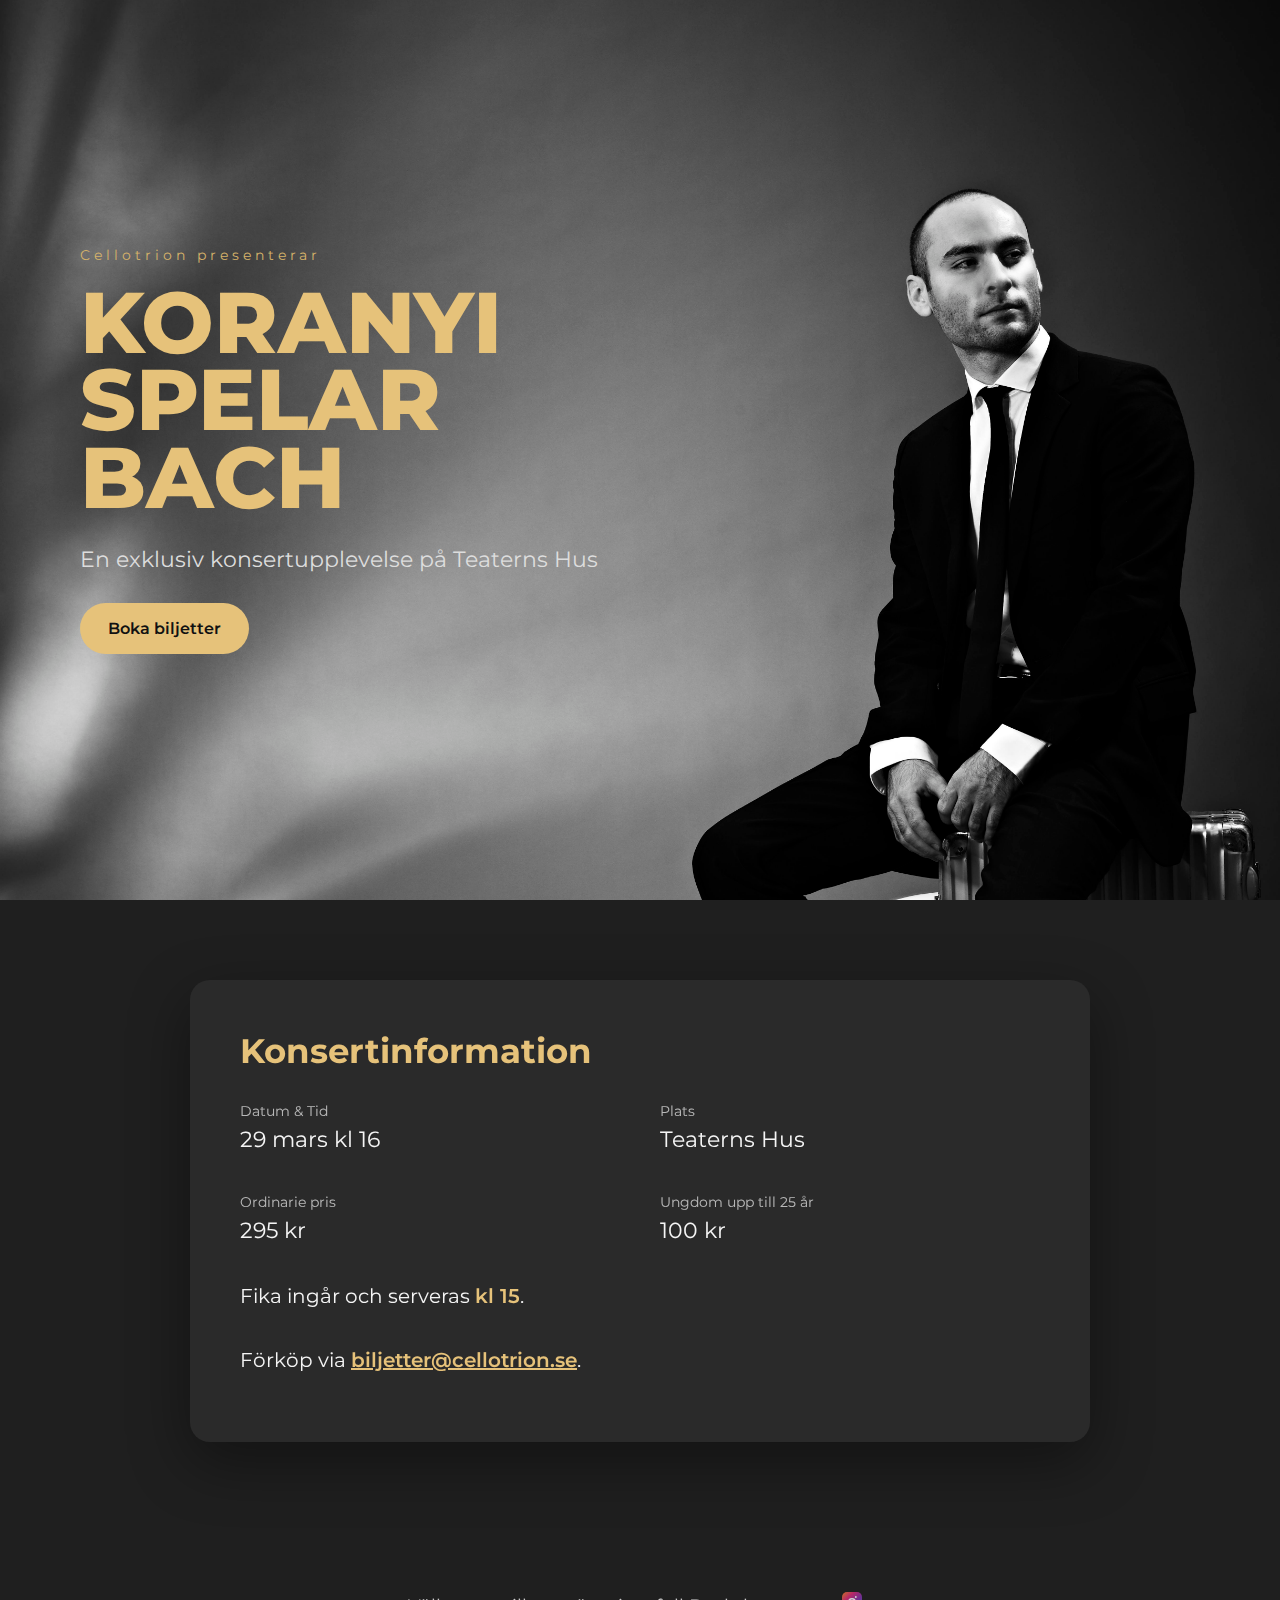
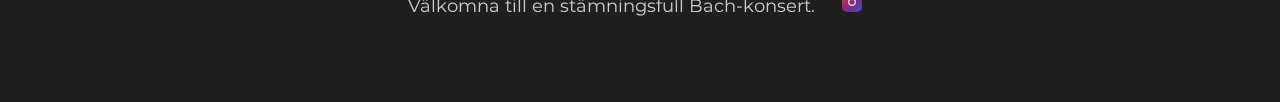
<file: 1/index.html>
<!DOCTYPE html>
<html lang="sv">
<head>
<meta charset="UTF-8">
<meta name="viewport" content="width=device-width, initial-scale=1.0">
<title>Koranyi spelar Bach</title>
<link href="https://fonts.googleapis.com/css2?family=Montserrat:wght@300;400;500;600;800&display=swap" rel="stylesheet">

<style>
*{box-sizing:border-box}
body{
  margin:0;
  font-family:'Montserrat',sans-serif;
  background:#1f1f1f;
  color:#f5f5f5;
  -webkit-font-smoothing:antialiased;
}

/* ===== HERO ===== */
.hero{
  min-height:100vh;
  display:grid;
  grid-template-columns:1.1fr 1fr;
}

.hero-left{
  padding:80px;
  display:flex;
  flex-direction:column;
  justify-content:center;
  /* background:linear-gradient(180deg,#2b2b2b,#1e1e1e); */
  background:url('poster.jpg') center/cover no-repeat;
  background-position: 85%  30%; 
}

.small-title{
  color:#d6b36a;
  letter-spacing:4px;
  font-size:14px;
  margin-bottom:20px;
}

h1{
  font-size:86px;
  line-height:0.9;
  margin:0 0 30px 0;
  color:#e6c27a;
  font-weight:800;
}

.subtitle{
  font-size:22px;
  margin-bottom:30px;
  color:#ddd;
}

.cta{
  display:inline-block;
  padding:16px 28px;
  border-radius:40px;
  background:#e6c27a;
  color:#111;
  text-decoration:none;
  font-weight:600;
  width:max-content;
  transition:0.25s ease;
}

.cta:hover{
  transform:translateY(-2px);
  box-shadow:0 10px 25px rgba(0,0,0,0.4);
}



/* ===== INFO CARD ===== */
.section{
  padding:80px 20px;
  display:flex;
  justify-content:center;
}

.card{
  max-width:900px;
  width:100%;
  padding:50px;
  border-radius:20px;
  background:rgba(255,255,255,0.05);
  backdrop-filter:blur(10px);
  box-shadow:0 20px 60px rgba(0,0,0,0.4);
}

.card h2{
  margin-top:0;
  color:#e6c27a;
  font-size:34px;
}

.grid{
  display:grid;
  grid-template-columns:1fr 1fr;
  gap:40px;
  margin-top:30px;
}

.label{
  font-size:14px;
  opacity:0.7;
  margin-bottom:6px;
}

.value{
  font-size:22px;
}

.highlight{
  color:#e6c27a;
  font-weight:600;
}

.footer{
  text-align:center;
  padding:60px 20px 80px;
  font-size:18px;
  opacity:0.8;
}

.footer a.social{
  display:inline-flex;
  align-items:center;
  justify-content:center;
  width:40px;
  height:40px;
  margin-left:12px;
  color:#e6c27a;
  text-decoration:none;
  border-radius:50%;
  transition:0.18s ease;
}
.footer a.social svg{width:20px;height:20px;display:block}
.footer a.social:hover{background:rgba(230,194,122,0.12);transform:translateY(-2px)}

/* ===== RESPONSIVE ===== */
@media(max-width:1000px){
  .hero{
    grid-template-columns:1fr;
  }

  .hero-left{
    padding:60px 30px;
  }

  h1{
    font-size:56px;
  }


  .grid{
    grid-template-columns:1fr;
  }
}
</style>
</head>

<body>

<!-- HERO -->
<section class="hero hero-left">
  <div class="small-title">Cellotrion presenterar</div>
  <h1>KORANYI<br>SPELAR<br>BACH</h1>
  <div class="subtitle">En exklusiv konsertupplevelse på Teaterns Hus</div>
  <a href="#biljetter" class="cta">Boka biljetter</a>
</section>

<!-- INFO -->
<section class="section" id="biljetter">
  <div class="card">
    <h2>Konsertinformation</h2>

    <div class="grid">
      <div>
        <div class="label">Datum & Tid</div>
        <div class="value">29 mars kl 16</div>
      </div>

      <div>
        <div class="label">Plats</div>
        <div class="value">Teaterns Hus</div>
      </div>

      <div>
        <div class="label">Ordinarie pris</div>
        <div class="value">295 kr</div>
      </div>

      <div>
        <div class="label">Ungdom upp till 25 år</div>
        <div class="value">100 kr</div>
      </div>
    </div>

    <p style="margin-top:40px;font-size:20px;">
      Fika ingår och serveras <span class="highlight">kl 15</span>.
    </p>

    <p style="margin-top:40px;font-size:20px;">
      Förköp via <a href="mailto:biljetter@cellotrion.se" class="highlight">biljetter@cellotrion.se</a>.
    </p>
  </div>
</section>

<div class="footer">
  Välkomna till en stämningsfull Bach‑konsert.
    <a class="social" href="https://www.instagram.com/cellotrion?igsh=MWYwOXBkbWt3eDI1dg%3D%3D" target="_blank" rel="noopener noreferrer" aria-label="Cellotrion på Instagram">
      <svg viewBox="0 0 24 24" aria-hidden="true" focusable="false">
        <defs>
          <linearGradient id="igGrad" x1="0" y1="0" x2="1" y2="1">
            <stop offset="0%" stop-color="#f58529"/>
            <stop offset="30%" stop-color="#dd2a7b"/>
            <stop offset="60%" stop-color="#8134af"/>
            <stop offset="100%" stop-color="#515bd4"/>
          </linearGradient>
        </defs>
        <rect x="0" y="0" width="24" height="24" rx="6" fill="url(#igGrad)" />
        <path fill="#fff" d="M12 7.2a4.8 4.8 0 1 0 0 9.6 4.8 4.8 0 0 0 0-9.6zm0 7.92a3.12 3.12 0 1 1 0-6.24 3.12 3.12 0 0 1 0 6.24zM17.7 6.06a1.12 1.12 0 1 1-2.24 0 1.12 1.12 0 0 1 2.24 0z"/>
      </svg>
    </a>
</div>

</body>
</html>
</file>
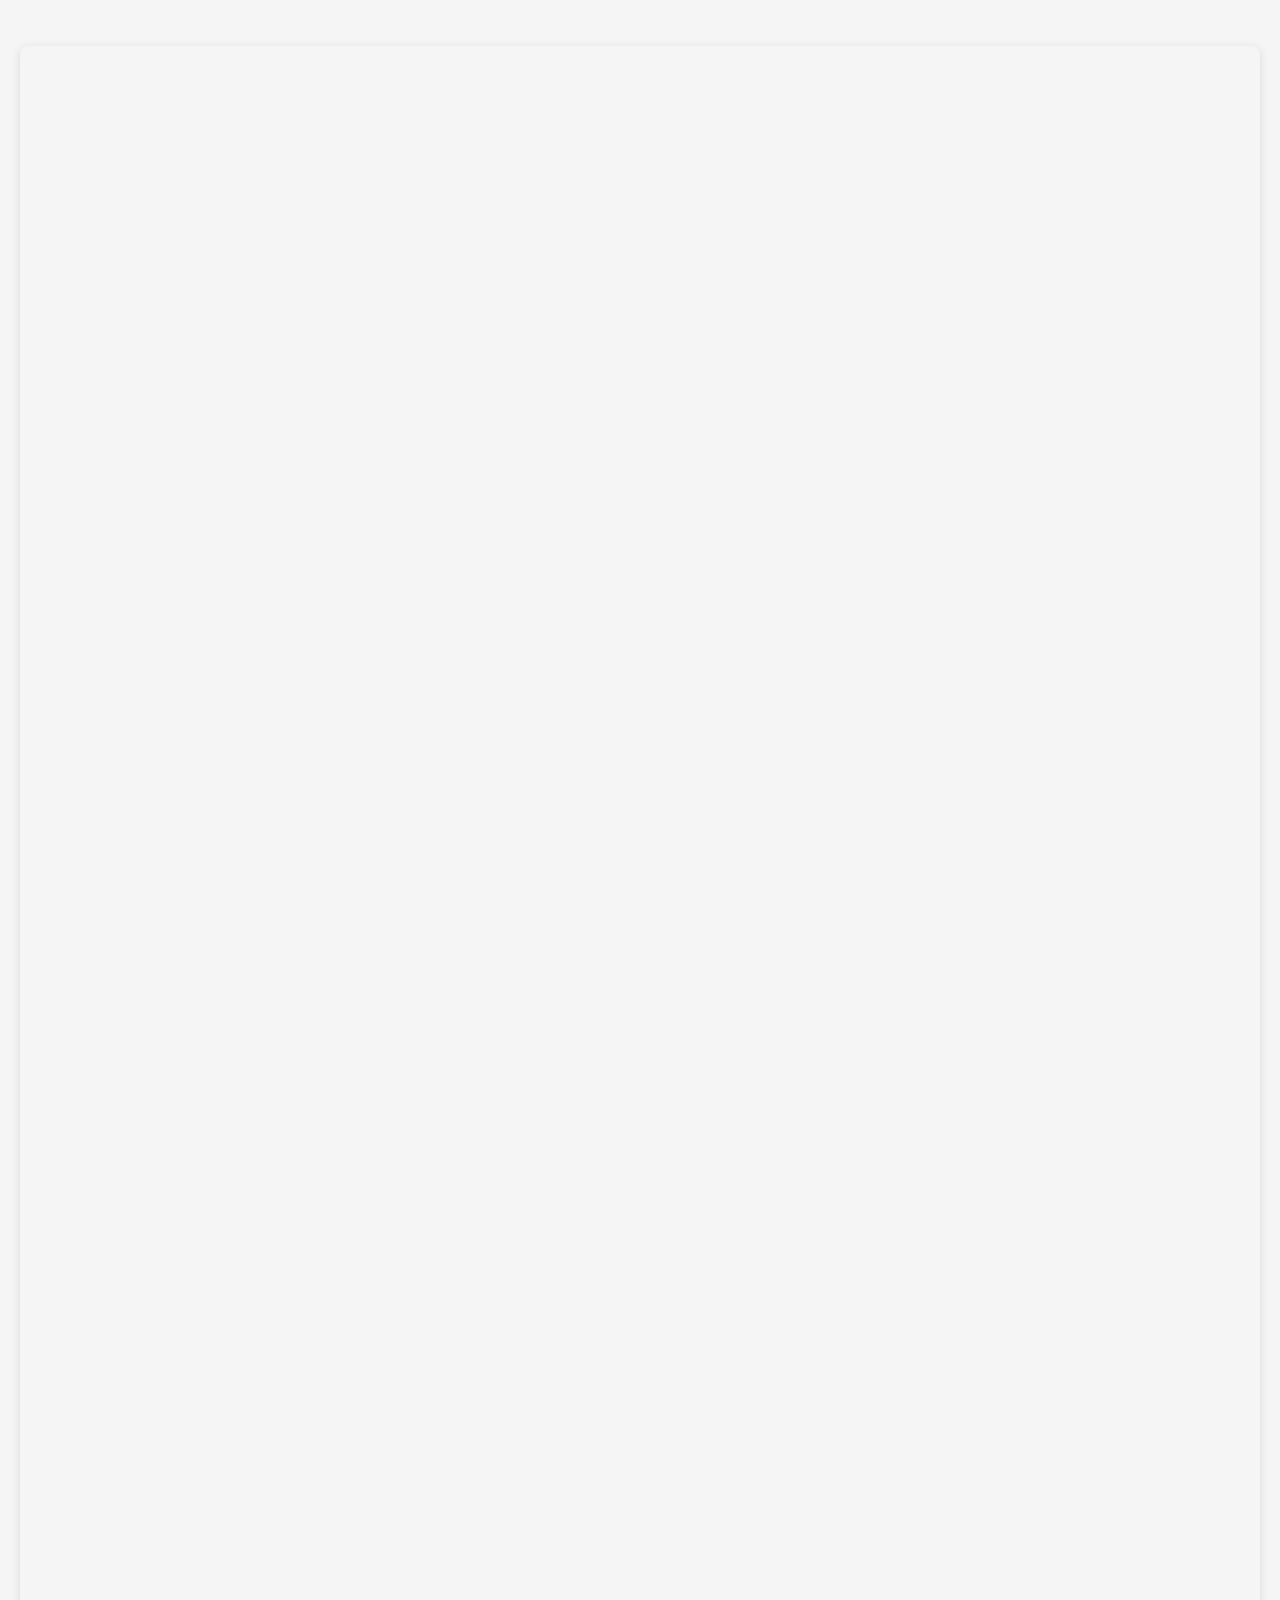
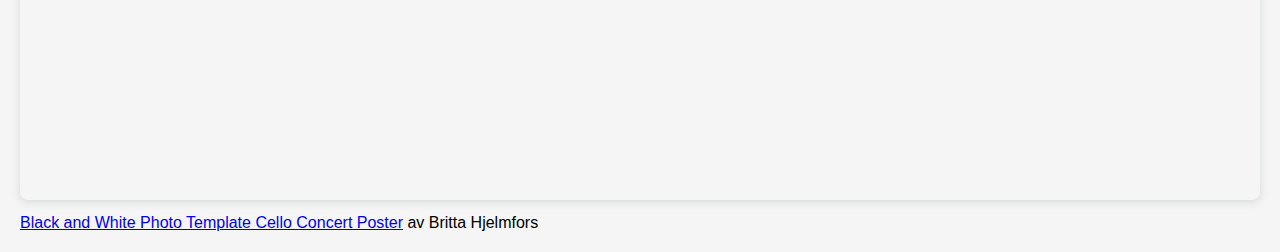
<file: 3/index.html>
<!DOCTYPE html>
<html lang="en">
<head>
  <meta charset="UTF-8">
  <meta name="viewport" content="width=device-width, initial-scale=1.0">
  <title>Cello Concert Poster</title>
  <style>
    body {
      font-family: Arial, sans-serif;
      margin: 0;
      padding: 20px;
      background-color: #f5f5f5;
    }
    .container {
      max-width: 800px;
      margin: 0 auto;
      background-color: white;
      padding: 20px;
      border-radius: 8px;
    }
  </style>
</head>
<body>
<div style="position: relative; width: 100%; height: 0; padding-top: 141.4286%;
 padding-bottom: 0; box-shadow: 0 2px 8px 0 rgba(63,69,81,0.16); margin-top: 1.6em; margin-bottom: 0.9em; overflow: hidden;
 border-radius: 8px; will-change: transform;">
  <iframe loading="lazy" style="position: absolute; width: 100%; height: 100%; top: 0; left: 0; border: none; padding: 0;margin: 0;"
    src="https://www.canva.com/design/DAHAWq_8rXs/uEbyXhmnMQuNevDKZXPiQw/view?embed" allowfullscreen="allowfullscreen" allow="fullscreen">
  </iframe>
</div>
<a href="https:&#x2F;&#x2F;www.canva.com&#x2F;design&#x2F;DAHAWq_8rXs&#x2F;uEbyXhmnMQuNevDKZXPiQw&#x2F;view?utm_content=DAHAWq_8rXs&amp;utm_campaign=designshare&amp;utm_medium=embeds&amp;utm_source=link" target="_blank" rel="noopener">Black and White Photo Template Cello Concert Poster</a> av Britta Hjelmfors
</body>
</html>
</file>
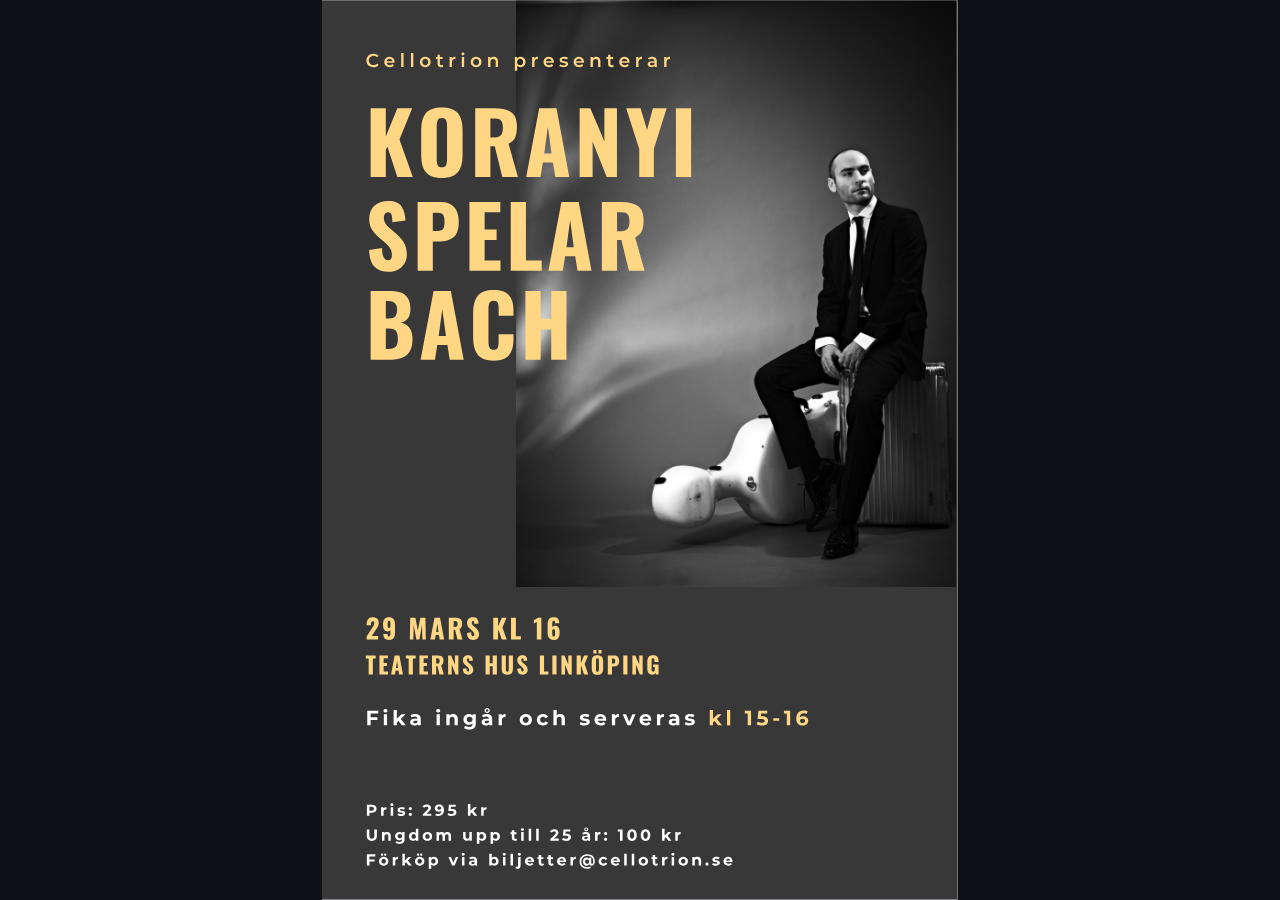
<file: _old/index.html>
<!DOCTYPE html>
<html lang="en">

<head>
    <meta charset="UTF-8">
    <meta name="viewport" content="width=device-width, initial-scale=1.0">
    <title>Koranyi spelar Bach</title>
    <style>
        * {
            margin: 0;
            padding: 0;
        }

        body {
            width: 100%;
            height: 100vh;
            display: flex;
            align-items: center;
            justify-content: center;
            background-color: #0f1015;
        }

        svg {
            width: 100%;
            height: 100%;
            object-fit: contain;
        }
    </style>
</head>

<body>
<?xml version="1.0" encoding="UTF-8" standalone="no"?>
<svg
   width="1587"
   zoomAndPan="magnify"
   viewBox="0 0 1190.25 1683.749949"
   height="2245"
   preserveAspectRatio="xMidYMid meet"
   version="1.0"
   id="svg556"
   sodipodi:docname="jk2.svg"
   inkscape:version="1.4.3 (0d15f750, 2025-12-25)"
   xmlns:inkscape="http://www.inkscape.org/namespaces/inkscape"
   xmlns:sodipodi="http://sodipodi.sourceforge.net/DTD/sodipodi-0.dtd"
   xmlns:xlink="http://www.w3.org/1999/xlink"
   xmlns="http://www.w3.org/2000/svg"
   xmlns:svg="http://www.w3.org/2000/svg">
  <sodipodi:namedview
     id="namedview556"
     pagecolor="#ffffff"
     bordercolor="#666666"
     borderopacity="1.0"
     inkscape:showpageshadow="2"
     inkscape:pageopacity="0.0"
     inkscape:pagecheckerboard="0"
     inkscape:deskcolor="#d1d1d1"
     inkscape:zoom="0.22870046"
     inkscape:cx="791.42823"
     inkscape:cy="1270.2204"
     inkscape:window-width="1033"
     inkscape:window-height="778"
     inkscape:window-x="0"
     inkscape:window-y="25"
     inkscape:window-maximized="0"
     inkscape:current-layer="g554" />
  <defs
     id="defs3">
    <g
       id="g1" />
    <clipPath
       id="8e9656f9f5">
      <path
         d="M 0 0.40625 L 1189.5 0.40625 L 1189.5 1683.09375 L 0 1683.09375 Z M 0 0.40625 "
         clip-rule="nonzero"
         id="path1" />
    </clipPath>
    <clipPath
       id="ed6c412706">
      <path
         d="M 0 0.40625 L 1189.199219 0.40625 L 1189.199219 1682.667969 L 0 1682.667969 Z M 0 0.40625 "
         clip-rule="nonzero"
         id="path2" />
    </clipPath>
    <clipPath
       id="616aa65fc9">
      <path
         d="M 363.207031 0.40625 L 1186.730469 0.40625 L 1186.730469 1098 L 363.207031 1098 Z M 363.207031 0.40625 "
         clip-rule="nonzero"
         id="path3" />
    </clipPath>
    <clipPath
       id="68853eafbc">
      <rect
         x="0"
         width="1190"
         y="0"
         height="1684"
         id="rect3" />
    </clipPath>
  </defs>
  <g
     clip-path="url(#8e9656f9f5)"
     id="g556">
    <path
       fill="#ffffff"
       d="M 0 0.40625 L 1189.5 0.40625 L 1189.5 1683.09375 L 0 1683.09375 Z M 0 0.40625 "
       fill-opacity="1"
       fill-rule="nonzero"
       id="path4" />
    <g
       clip-path="url(#68853eafbc)"
       id="g554">
      <g
         clip-path="url(#ed6c412706)"
         id="g5">
        <path
           fill="#383838"
           d="M 0,0.40625 H 1189.1992 V 1682.668 H 0 Z m 0,0"
           fill-opacity="1"
           fill-rule="nonzero"
           id="path5" />
      </g>
      <g
         clip-path="url(#616aa65fc9)"
         id="g7">
        <g
           transform="matrix(0.857836,0,0,0.857641,363.20615,0.405201)"
           id="g6">
          <image
             x="0"
             y="0"
             width="960"
             xlink:href="[data-uri]"
             height="1280"
             preserveAspectRatio="xMidYMid"
             id="image5" />
        </g>
      </g>
      <g
         fill="#ffd684"
         fill-opacity="1"
         id="g10">
        <g
           transform="translate(81.665336,331.2476)"
           id="g9">
          <g
             id="g8">
            <path
               d="m 9.515625,-128.53125 h 28.40625 v 52.515625 l 21.59375,-52.515625 H 87.28125 L 63.46875,-70.453125 88.390625,0 h -28.875 L 40.9375,-56.8125 37.921875,-51.734375 V 0 H 9.515625 Z m 0,0"
               id="path7" />
          </g>
        </g>
      </g>
      <g
         fill="#ffd684"
         fill-opacity="1"
         id="g13">
        <g
           transform="translate(177.98718,331.2476)"
           id="g12">
          <g
             id="g11">
            <path
               d="m 46.34375,1.90625 c -13.867188,0 -23.761719,-3.566406 -29.6875,-10.703125 C 10.738281,-15.941406 7.78125,-26.5 7.78125,-40.46875 v -47.765625 c 0,-13.957035 2.957031,-24.453125 8.875,-31.484375 5.925781,-7.03906 15.820312,-10.5625 29.6875,-10.5625 13.957031,0 23.925781,3.54687 29.90625,10.64062 5.976562,7.08594 8.96875,17.55469 8.96875,31.406255 V -40.46875 C 85.21875,-26.5 82.226562,-15.941406 76.25,-8.796875 70.269531,-1.660156 60.300781,1.90625 46.34375,1.90625 Z m 0,-20.15625 c 4.007812,0 6.648438,-1.347656 7.921875,-4.046875 1.269531,-2.695313 1.90625,-6.375 1.90625,-11.03125 V -95.21875 c 0,-4.757812 -0.636719,-8.45703 -1.90625,-11.09375 -1.273437,-2.64453 -3.914063,-3.96875 -7.921875,-3.96875 -3.8125,0 -6.355469,1.35156 -7.625,4.04687 -1.273438,2.69922 -1.90625,6.371099 -1.90625,11.01563 v 61.890625 c 0,4.65625 0.582031,8.335937 1.75,11.03125 1.164062,2.699219 3.757812,4.046875 7.78125,4.046875 z m 0,0"
               id="path10" />
          </g>
        </g>
      </g>
      <g
         fill="#ffd684"
         fill-opacity="1"
         id="g16">
        <g
           transform="translate(277.32402,331.2476)"
           id="g15">
          <g
             id="g14">
            <path
               d="M 9.515625,-128.53125 H 44.90625 c 14.070312,0 24.703125,2.48437 31.890625,7.45312 7.195313,4.96875 10.796875,13.80469 10.796875,26.500005 0,8.574219 -1.109375,15.402344 -3.328125,20.484375 -2.21875,5.074219 -6.34375,9.039062 -12.375,11.890625 L 89.5,0 H 60.140625 l -14.125,-57.609375 h -8.09375 V 0 H 9.515625 Z m 36.34375,54.578125 c 5.71875,0 9.710937,-1.503906 11.984375,-4.515625 2.269531,-3.019531 3.40625,-7.539062 3.40625,-13.5625 0,-5.820312 -1.058594,-10.1875 -3.171875,-13.09375 C 55.960938,-108.03906 52.3125,-109.5 47.125,-109.5 h -9.203125 v 35.546875 z m 0,0"
               id="path13" />
          </g>
        </g>
      </g>
      <g
         fill="#ffd684"
         fill-opacity="1"
         id="g19">
        <g
           transform="translate(378.88243,331.2476)"
           id="g18">
          <g
             id="g17">
            <path
               d="m 27.609375,-128.53125 h 32.375 L 83.953125,0 h -26.1875 l -4.28125,-27.140625 H 34.59375 L 30.15625,0 H 3.328125 Z m 23.171875,84.421875 -6.828125,-50.15625 -6.8125,50.15625 z m 0,0"
               id="path16" />
          </g>
        </g>
      </g>
      <g
         fill="#ffd684"
         fill-opacity="1"
         id="g22">
        <g
           transform="translate(472.6653,331.2476)"
           id="g21">
          <g
             id="g20">
            <path
               d="m 9.515625,-128.53125 h 20 l 26.34375,61.875 v -61.875 H 79.34375 V 0 H 60.140625 L 33.796875,-66.65625 V 0 H 9.515625 Z m 0,0"
               id="path19" />
          </g>
        </g>
      </g>
      <g
         fill="#ffd684"
         fill-opacity="1"
         id="g25">
        <g
           transform="translate(568.03504,331.2476)"
           id="g24">
          <g
             id="g23">
            <path
               d="m 25.703125,-52.53125 -24.4375,-76 H 28.09375 l 12.21875,40.625 10.9375,-40.625 H 76.96875 L 53,-52.53125 V 0 H 25.703125 Z m 0,0"
               id="path22" />
          </g>
        </g>
      </g>
      <g
         fill="#ffd684"
         fill-opacity="1"
         id="g28">
        <g
           transform="translate(652.61428,331.2476)"
           id="g27">
          <g
             id="g26">
            <path
               d="M 9.6875,-128.53125 H 38.078125 V 0 H 9.6875 Z m 0,0"
               id="path25" />
          </g>
        </g>
      </g>
      <g
         fill="#ffd684"
         fill-opacity="1"
         id="g31">
        <g
           transform="translate(81.665336,497.60065)"
           id="g30">
          <g
             id="g29" />
        </g>
      </g>
      <g
         id="g557"
         transform="translate(0,-157.5)">
        <g
           fill="#ffd684"
           fill-opacity="1"
           id="g34">
          <g
             transform="translate(81.665336,663.9537)"
             id="g33">
            <g
               id="g32">
              <path
                 d="m 43.640625,1.90625 c -12.273437,0 -21.398437,-3.25 -27.375,-9.75 C 10.285156,-14.351562 7.085938,-24.695312 6.671875,-38.875 L 30.9375,-42.53125 c 0.113281,8.148438 1.09375,13.996094 2.9375,17.546875 1.851562,3.542969 4.628906,5.3125 8.328125,5.3125 4.769531,0 7.15625,-3.125 7.15625,-9.375 0,-4.96875 -1.140625,-9.25 -3.421875,-12.84375 -2.273438,-3.59375 -5.839844,-7.457031 -10.703125,-11.59375 L 24.125,-63.15625 c -5.5,-4.65625 -9.761719,-9.597656 -12.78125,-14.828125 -3.011719,-5.238281 -4.515625,-11.457031 -4.515625,-18.65625 0,-10.789065 3.195313,-19.093755 9.59375,-24.906255 6.40625,-5.82031 15.210937,-8.73437 26.421875,-8.73437 12.164062,0 20.441406,3.54687 24.828125,10.64062 4.394531,7.08594 6.75,15.70313 7.0625,25.85938 l -24.4375,3.015625 c -0.210937,-6.664063 -0.820313,-11.453125 -1.828125,-14.359375 -1,-2.91406 -3.195312,-4.375 -6.578125,-4.375 -2.429687,0 -4.304687,1.03125 -5.625,3.09375 -1.324219,2.0625 -1.984375,4.36719 -1.984375,6.90625 0,4.34375 0.972656,7.996094 2.921875,10.953125 1.957031,2.960937 5.109375,6.34375 9.453125,10.15625 l 10.625,9.359375 c 6.351562,5.398438 11.273438,11.109375 14.765625,17.140625 3.488281,6.03125 5.234375,13.171875 5.234375,21.421875 0,6.03125 -1.402344,11.507812 -4.203125,16.421875 C 70.273438,-9.128906 66.332031,-5.238281 61.25,-2.375 56.175781,0.476562 50.304688,1.90625 43.640625,1.90625 Z m 0,0"
                 id="path31" />
            </g>
          </g>
        </g>
        <g
           fill="#ffd684"
           fill-opacity="1"
           id="g37">
          <g
             transform="translate(169.57693,663.9537)"
             id="g36">
            <g
               id="g35">
              <path
                 d="M 9.515625,-128.53125 H 52.6875 c 11.3125,0 19.769531,3.20312 25.375,9.60937 5.613281,6.39844 8.421875,15.6211 8.421875,27.67188 0,13.761719 -3.257813,23.3125 -9.765625,28.65625 -6.5,5.335938 -15.621094,8 -27.359375,8 h -11.4375 V 0 H 9.515625 Z m 37.9375,54.109375 c 4.96875,0 8.269531,-1.320313 9.90625,-3.96875 1.644531,-2.644531 2.46875,-7.085937 2.46875,-13.328125 0,-5.71875 -0.796875,-9.95313 -2.390625,-12.70313 -1.585938,-2.75 -4.96875,-4.125 -10.15625,-4.125 h -9.359375 v 34.125005 z m 0,0"
                 id="path34" />
            </g>
          </g>
        </g>
        <g
           fill="#ffd684"
           fill-opacity="1"
           id="g40">
          <g
             transform="translate(266.5335,663.9537)"
             id="g39">
            <g
               id="g38">
              <path
                 d="M 9.515625,-128.53125 H 67.28125 v 19.35937 H 37.921875 v 31.89063 h 22.375 v 19.671875 h -22.375 v 38.40625 H 67.59375 V 0 H 9.515625 Z m 0,0"
                 id="path37" />
            </g>
          </g>
        </g>
        <g
           fill="#ffd684"
           fill-opacity="1"
           id="g43">
          <g
             transform="translate(343.81328,663.9537)"
             id="g42">
            <g
               id="g41">
              <path
                 d="m 9.515625,-128.53125 h 28.40625 V -19.203125 H 67.4375 V 0 H 9.515625 Z m 0,0"
                 id="path40" />
            </g>
          </g>
        </g>
        <g
           fill="#ffd684"
           fill-opacity="1"
           id="g46">
          <g
             transform="translate(420.45829,663.9537)"
             id="g45">
            <g
               id="g44">
              <path
                 d="m 27.609375,-128.53125 h 32.375 L 83.953125,0 h -26.1875 l -4.28125,-27.140625 H 34.59375 L 30.15625,0 H 3.328125 Z m 23.171875,84.421875 -6.828125,-50.15625 -6.8125,50.15625 z m 0,0"
                 id="path43" />
            </g>
          </g>
        </g>
        <g
           fill="#ffd684"
           fill-opacity="1"
           id="g49">
          <g
             transform="translate(514.24117,663.9537)"
             id="g48">
            <g
               id="g47">
              <path
                 d="M 9.515625,-128.53125 H 44.90625 c 14.070312,0 24.703125,2.48437 31.890625,7.45312 7.195313,4.96875 10.796875,13.80469 10.796875,26.500005 0,8.574219 -1.109375,15.402344 -3.328125,20.484375 -2.21875,5.074219 -6.34375,9.039062 -12.375,11.890625 L 89.5,0 H 60.140625 l -14.125,-57.609375 h -8.09375 V 0 H 9.515625 Z m 36.34375,54.578125 c 5.71875,0 9.710937,-1.503906 11.984375,-4.515625 2.269531,-3.019531 3.40625,-7.539062 3.40625,-13.5625 0,-5.820312 -1.058594,-10.1875 -3.171875,-13.09375 C 55.960938,-108.03906 52.3125,-109.5 47.125,-109.5 h -9.203125 v 35.546875 z m 0,0"
                 id="path46" />
            </g>
          </g>
        </g>
        <g
           fill="#ffd684"
           fill-opacity="1"
           id="g52">
          <g
             transform="translate(81.665336,830.30675)"
             id="g51">
            <g
               id="g50">
              <path
                 d="M 9.515625,-128.53125 H 43 c 8.363281,0 15.476562,0.875 21.34375,2.625 5.875,1.74219 10.609375,5.09375 14.203125,10.0625 3.601563,4.96875 5.40625,11.95312 5.40625,20.953125 0,7.617187 -1.640625,13.539063 -4.921875,17.765625 -3.28125,4.230469 -7.9375,6.929688 -13.96875,8.09375 7.40625,0.960938 13.0625,4.085938 16.96875,9.375 3.914062,5.28125 5.875,12.476562 5.875,21.578125 C 87.90625,-12.691406 74.945312,0 49.03125,0 H 9.515625 Z m 33.96875,51.40625 c 6.03125,0 10.128906,-1.375 12.296875,-4.125 2.164062,-2.75 3.25,-7.035156 3.25,-12.859375 0,-5.070313 -1.375,-8.906255 -4.125,-11.500005 -2.75,-2.59375 -6.773438,-3.89062 -12.0625,-3.89062 h -4.921875 v 32.375 z m 0.46875,57.28125 c 6.03125,0 10.285156,-1.503906 12.765625,-4.515625 2.488281,-3.007813 3.734375,-7.742187 3.734375,-14.203125 0,-7.300781 -1.246094,-12.429688 -3.734375,-15.390625 -2.480469,-2.957031 -6.789062,-4.4375 -12.921875,-4.4375 h -5.875 v 38.546875 z m 0,0"
                 id="path49" />
            </g>
          </g>
        </g>
        <g
           fill="#ffd684"
           fill-opacity="1"
           id="g55">
          <g
             transform="translate(181.31953,830.30675)"
             id="g54">
            <g
               id="g53">
              <path
                 d="m 27.609375,-128.53125 h 32.375 L 83.953125,0 h -26.1875 l -4.28125,-27.140625 H 34.59375 L 30.15625,0 H 3.328125 Z m 23.171875,84.421875 -6.828125,-50.15625 -6.8125,50.15625 z m 0,0"
                 id="path52" />
            </g>
          </g>
        </g>
        <g
           fill="#ffd684"
           fill-opacity="1"
           id="g58">
          <g
             transform="translate(275.10242,830.30675)"
             id="g57">
            <g
               id="g56">
              <path
                 d="M 46.34375,1.90625 C 32.375,1.90625 22.453125,-1.769531 16.578125,-9.125 10.710938,-16.476562 7.78125,-27.082031 7.78125,-40.9375 v -46.34375 c 0,-14.17578 2.90625,-24.88281 8.71875,-32.125 5.820312,-7.25 15.769531,-10.875 29.84375,-10.875 13.425781,0 22.941406,3.23047 28.546875,9.6875 5.613281,6.44922 8.421875,15.59375 8.421875,27.4375 v 11.109375 H 55.546875 v -12.84375 c 0,-4.976563 -0.53125,-8.785155 -1.59375,-11.421875 -1.0625,-2.64453 -3.601563,-3.96875 -7.609375,-3.96875 -4.023438,0 -6.667969,1.40234 -7.9375,4.20312 -1.273438,2.80469 -1.90625,6.687505 -1.90625,11.656255 v 60.46875 c 0,5.074219 0.660156,8.960937 1.984375,11.65625 1.320313,2.699219 3.941406,4.046875 7.859375,4.046875 3.90625,0 6.414062,-1.347656 7.53125,-4.046875 1.113281,-2.695313 1.671875,-6.582031 1.671875,-11.65625 v -13.5 H 83.3125 v 11.109375 c 0,12.0625 -2.808594,21.453125 -8.421875,28.171875 C 69.285156,-1.453125 59.769531,1.90625 46.34375,1.90625 Z m 0,0"
                 id="path55" />
            </g>
          </g>
        </g>
        <g
           fill="#ffd684"
           fill-opacity="1"
           id="g61">
          <g
             transform="translate(370.78954,830.30675)"
             id="g60">
            <g
               id="g59">
              <path
                 d="m 10,-128.53125 h 28.40625 v 52.046875 h 19.828125 v -52.046875 h 28.5625 V 0 h -28.5625 V -56.171875 H 38.40625 V 0 H 10 Z m 0,0"
                 id="path58" />
            </g>
          </g>
        </g>
      </g>
      <g
         fill="#ffd684"
         fill-opacity="1"
         id="g64">
        <g
           transform="translate(81.665336,125.43234)"
           id="g63">
          <g
             id="g62">
            <path
               d="m 14.734375,0.359375 c -2.492187,0 -4.742187,-0.546875 -6.75,-1.640625 C 5.972656,-2.375 4.394531,-3.882812 3.25,-5.8125 2.113281,-7.738281 1.546875,-9.914062 1.546875,-12.34375 c 0,-2.414062 0.570313,-4.585938 1.71875,-6.515625 1.15625,-1.9375 2.738281,-3.445313 4.75,-4.53125 2.007813,-1.09375 4.265625,-1.640625 6.765625,-1.640625 2.019531,0 3.863281,0.355469 5.53125,1.0625 1.664062,0.699219 3.078125,1.71875 4.234375,3.0625 l -2.96875,2.78125 c -1.78125,-1.925781 -3.980469,-2.890625 -6.59375,-2.890625 -1.6875,0 -3.203125,0.371094 -4.546875,1.109375 -1.34375,0.742188 -2.390625,1.773438 -3.140625,3.09375 -0.75,1.3125 -1.125,2.804688 -1.125,4.46875 0,1.667969 0.375,3.164062 1.125,4.484375 0.75,1.3125 1.796875,2.339844 3.140625,3.078125 1.34375,0.742188 2.859375,1.109375 4.546875,1.109375 2.613281,0 4.8125,-0.972656 6.59375,-2.921875 l 2.96875,2.828125 c -1.15625,1.335937 -2.574219,2.355469 -4.25,3.0625 -1.679687,0.70703125 -3.53125,1.0625 -5.5625,1.0625 z m 0,0"
               id="path61" />
          </g>
        </g>
      </g>
      <g
         fill="#ffd684"
         fill-opacity="1"
         id="g67">
        <g
           transform="translate(115.40638,125.43234)"
           id="g66">
          <g
             id="g65">
            <path
               d="m 20.59375,-9.3125 c 0,0.304688 -0.02344,0.742188 -0.0625,1.3125 H 5.75 c 0.257812,1.386719 0.9375,2.484375 2.03125,3.296875 1.09375,0.8125 2.445312,1.21875 4.0625,1.21875 2.070312,0 3.78125,-0.679687 5.125,-2.046875 l 2.359375,2.703125 c -0.84375,1.011719 -1.917969,1.777344 -3.21875,2.296875 C 14.816406,-0.0078125 13.363281,0.25 11.75,0.25 9.675781,0.25 7.851562,-0.160156 6.28125,-0.984375 4.707031,-1.804688 3.488281,-2.953125 2.625,-4.421875 c -0.855469,-1.46875 -1.28125,-3.132813 -1.28125,-5 0,-1.832031 0.414062,-3.484375 1.25,-4.953125 0.832031,-1.46875 1.988281,-2.613281 3.46875,-3.4375 1.476562,-0.820312 3.148438,-1.234375 5.015625,-1.234375 1.832031,0 3.46875,0.40625 4.90625,1.21875 1.445313,0.8125 2.578125,1.953125 3.390625,3.421875 0.8125,1.46875 1.21875,3.167969 1.21875,5.09375 z m -9.515625,-6.203125 c -1.417969,0 -2.617187,0.417969 -3.59375,1.25 -0.96875,0.835937 -1.558594,1.945313 -1.765625,3.328125 h 10.6875 c -0.199219,-1.363281 -0.78125,-2.46875 -1.75,-3.3125 -0.960938,-0.84375 -2.152344,-1.265625 -3.578125,-1.265625 z m 0,0"
               id="path64" />
          </g>
        </g>
      </g>
      <g
         fill="#ffd684"
         fill-opacity="1"
         id="g70">
        <g
           transform="translate(145.44575,125.43234)"
           id="g69">
          <g
             id="g68">
            <path
               d="m 2.890625,-26.171875 h 4.40625 V 0 h -4.40625 z m 0,0"
               id="path67" />
          </g>
        </g>
      </g>
      <g
         fill="#ffd684"
         fill-opacity="1"
         id="g73">
        <g
           transform="translate(163.74553,125.43234)"
           id="g72">
          <g
             id="g71">
            <path
               d="m 2.890625,-26.171875 h 4.40625 V 0 h -4.40625 z m 0,0"
               id="path70" />
          </g>
        </g>
      </g>
      <g
         fill="#ffd684"
         fill-opacity="1"
         id="g76">
        <g
           transform="translate(182.04532,125.43234)"
           id="g75">
          <g
             id="g74">
            <path
               d="m 11.359375,0.25 c -1.90625,0 -3.625,-0.410156 -5.15625,-1.234375 -1.523437,-0.820313 -2.714844,-1.96875 -3.578125,-3.4375 -0.855469,-1.46875 -1.28125,-3.132813 -1.28125,-5 0,-1.851563 0.425781,-3.507813 1.28125,-4.96875 0.863281,-1.457031 2.054688,-2.597656 3.578125,-3.421875 1.53125,-0.820312 3.25,-1.234375 5.15625,-1.234375 1.925781,0 3.648437,0.414063 5.171875,1.234375 1.53125,0.824219 2.722656,1.964844 3.578125,3.421875 0.863281,1.460937 1.296875,3.117187 1.296875,4.96875 0,1.867187 -0.433594,3.53125 -1.296875,5 -0.855469,1.46875 -2.046875,2.617187 -3.578125,3.4375 C 15.007812,-0.160156 13.285156,0.25 11.359375,0.25 Z m 0,-3.78125 c 1.613281,0 2.953125,-0.535156 4.015625,-1.609375 1.0625,-1.082031 1.59375,-2.507813 1.59375,-4.28125 0,-1.757813 -0.53125,-3.179687 -1.59375,-4.265625 -1.0625,-1.082031 -2.402344,-1.625 -4.015625,-1.625 -1.625,0 -2.964844,0.542969 -4.015625,1.625 -1.042969,1.085938 -1.5625,2.507812 -1.5625,4.265625 0,1.773437 0.519531,3.199219 1.5625,4.28125 1.050781,1.074219 2.390625,1.609375 4.015625,1.609375 z m 0,0"
               id="path73" />
          </g>
        </g>
      </g>
      <g
         fill="#ffd684"
         fill-opacity="1"
         id="g79">
        <g
           transform="translate(212.89553,125.43234)"
           id="g78">
          <g
             id="g77">
            <path
               d="M 14.21875,-1.015625 C 13.695312,-0.597656 13.066406,-0.28125 12.328125,-0.0625 11.585938,0.144531 10.804688,0.25 9.984375,0.25 c -2.074219,0 -3.679687,-0.539062 -4.8125,-1.625 -1.125,-1.082031 -1.6875,-2.65625 -1.6875,-4.71875 v -9.078125 H 0.390625 V -18.6875 h 3.09375 V -23 H 7.90625 v 4.3125 h 5.03125 v 3.515625 H 7.90625 v 8.96875 c 0,0.917969 0.21875,1.617187 0.65625,2.09375 0.445312,0.480469 1.097656,0.71875 1.953125,0.71875 0.976563,0 1.800781,-0.253906 2.46875,-0.765625 z m 0,0"
               id="path76" />
          </g>
        </g>
      </g>
      <g
         fill="#ffd684"
         fill-opacity="1"
         id="g82">
        <g
           transform="translate(235.95461,125.43234)"
           id="g81">
          <g
             id="g80">
            <path
               d="m 7.09375,-16.078125 c 1.269531,-1.976563 3.5,-2.96875 6.6875,-2.96875 v 4.203125 c -0.375,-0.07031 -0.714844,-0.109375 -1.015625,-0.109375 -1.71875,0 -3.0625,0.5 -4.03125,1.5 -0.960937,1 -1.4375,2.4375 -1.4375,4.3125 V 0 H 2.890625 V -18.828125 H 7.09375 Z m 0,0"
               id="path79" />
          </g>
        </g>
      </g>
      <g
         fill="#ffd684"
         fill-opacity="1"
         id="g85">
        <g
           transform="translate(258.87267,125.43234)"
           id="g84">
          <g
             id="g83">
            <path
               d="m 2.890625,-18.828125 h 4.40625 V 0 h -4.40625 z m 2.21875,-3.109375 c -0.804687,0 -1.476563,-0.25 -2.015625,-0.75 -0.542969,-0.507812 -0.8125,-1.140625 -0.8125,-1.890625 0,-0.75 0.269531,-1.375 0.8125,-1.875 0.539062,-0.507813 1.210938,-0.765625 2.015625,-0.765625 0.800781,0 1.46875,0.242188 2,0.71875 0.539063,0.480469 0.8125,1.085938 0.8125,1.8125 0,0.78125 -0.265625,1.4375 -0.796875,1.96875 -0.523438,0.523438 -1.195312,0.78125 -2.015625,0.78125 z m 0,0"
               id="path82" />
          </g>
        </g>
      </g>
      <g
         fill="#ffd684"
         fill-opacity="1"
         id="g88">
        <g
           transform="translate(277.17246,125.43234)"
           id="g87">
          <g
             id="g86">
            <path
               d="m 11.359375,0.25 c -1.90625,0 -3.625,-0.410156 -5.15625,-1.234375 -1.523437,-0.820313 -2.714844,-1.96875 -3.578125,-3.4375 -0.855469,-1.46875 -1.28125,-3.132813 -1.28125,-5 0,-1.851563 0.425781,-3.507813 1.28125,-4.96875 0.863281,-1.457031 2.054688,-2.597656 3.578125,-3.421875 1.53125,-0.820312 3.25,-1.234375 5.15625,-1.234375 1.925781,0 3.648437,0.414063 5.171875,1.234375 1.53125,0.824219 2.722656,1.964844 3.578125,3.421875 0.863281,1.460937 1.296875,3.117187 1.296875,4.96875 0,1.867187 -0.433594,3.53125 -1.296875,5 -0.855469,1.46875 -2.046875,2.617187 -3.578125,3.4375 C 15.007812,-0.160156 13.285156,0.25 11.359375,0.25 Z m 0,-3.78125 c 1.613281,0 2.953125,-0.535156 4.015625,-1.609375 1.0625,-1.082031 1.59375,-2.507813 1.59375,-4.28125 0,-1.757813 -0.53125,-3.179687 -1.59375,-4.265625 -1.0625,-1.082031 -2.402344,-1.625 -4.015625,-1.625 -1.625,0 -2.964844,0.542969 -4.015625,1.625 -1.042969,1.085938 -1.5625,2.507812 -1.5625,4.265625 0,1.773437 0.519531,3.199219 1.5625,4.28125 1.050781,1.074219 2.390625,1.609375 4.015625,1.609375 z m 0,0"
               id="path85" />
          </g>
        </g>
      </g>
      <g
         fill="#ffd684"
         fill-opacity="1"
         id="g91">
        <g
           transform="translate(308.02267,125.43234)"
           id="g90">
          <g
             id="g89">
            <path
               d="m 13.578125,-19.046875 c 2.375,0 4.273437,0.699219 5.703125,2.09375 1.4375,1.386719 2.15625,3.4375 2.15625,6.15625 V 0 h -4.40625 v -10.234375 c 0,-1.644531 -0.390625,-2.882813 -1.171875,-3.71875 -0.773437,-0.832031 -1.875,-1.25 -3.3125,-1.25 -1.617187,0 -2.898437,0.492187 -3.84375,1.46875 -0.9375,0.980469 -1.40625,2.386719 -1.40625,4.21875 V 0 H 2.890625 V -18.828125 H 7.09375 v 2.421875 c 0.726562,-0.863281 1.644531,-1.519531 2.75,-1.96875 1.101562,-0.445312 2.347656,-0.671875 3.734375,-0.671875 z m 0,0"
               id="path88" />
          </g>
        </g>
      </g>
      <g
         fill="#ffd684"
         fill-opacity="1"
         id="g94">
        <g
           transform="translate(340.28305,125.43234)"
           id="g93">
          <g
             id="g92" />
        </g>
      </g>
      <g
         fill="#ffd684"
         fill-opacity="1"
         id="g97">
        <g
           transform="translate(358.12452,125.43234)"
           id="g96">
          <g
             id="g95">
            <path
               d="m 13.328125,-19.046875 c 1.832031,0 3.472656,0.402344 4.921875,1.203125 1.445312,0.804688 2.582031,1.933594 3.40625,3.390625 0.820312,1.460937 1.234375,3.136719 1.234375,5.03125 0,1.90625 -0.414063,3.59375 -1.234375,5.0625 -0.824219,1.46875 -1.960938,2.605469 -3.40625,3.40625 C 16.800781,-0.148438 15.160156,0.25 13.328125,0.25 10.785156,0.25 8.773438,-0.597656 7.296875,-2.296875 V 6.84375 H 2.890625 V -18.828125 H 7.09375 v 2.46875 c 0.726562,-0.894531 1.625,-1.566406 2.6875,-2.015625 1.070312,-0.445312 2.253906,-0.671875 3.546875,-0.671875 z M 12.84375,-3.53125 c 1.613281,0 2.941406,-0.535156 3.984375,-1.609375 1.050781,-1.082031 1.578125,-2.507813 1.578125,-4.28125 0,-1.757813 -0.527344,-3.179687 -1.578125,-4.265625 -1.042969,-1.082031 -2.371094,-1.625 -3.984375,-1.625 -1.0625,0 -2.023438,0.246094 -2.875,0.734375 -0.84375,0.480469 -1.511719,1.167969 -2,2.0625 -0.492188,0.898437 -0.734375,1.929687 -0.734375,3.09375 0,1.179687 0.242187,2.214844 0.734375,3.109375 0.488281,0.898438 1.15625,1.585938 2,2.0625 0.851562,0.480469 1.8125,0.71875 2.875,0.71875 z m 0,0"
               id="path94" />
          </g>
        </g>
      </g>
      <g
         fill="#ffd684"
         fill-opacity="1"
         id="g100">
        <g
           transform="translate(390.42015,125.43234)"
           id="g99">
          <g
             id="g98">
            <path
               d="m 7.09375,-16.078125 c 1.269531,-1.976563 3.5,-2.96875 6.6875,-2.96875 v 4.203125 c -0.375,-0.07031 -0.714844,-0.109375 -1.015625,-0.109375 -1.71875,0 -3.0625,0.5 -4.03125,1.5 -0.960937,1 -1.4375,2.4375 -1.4375,4.3125 V 0 H 2.890625 V -18.828125 H 7.09375 Z m 0,0"
               id="path97" />
          </g>
        </g>
      </g>
      <g
         fill="#ffd684"
         fill-opacity="1"
         id="g103">
        <g
           transform="translate(413.33821,125.43234)"
           id="g102">
          <g
             id="g101">
            <path
               d="m 20.59375,-9.3125 c 0,0.304688 -0.02344,0.742188 -0.0625,1.3125 H 5.75 c 0.257812,1.386719 0.9375,2.484375 2.03125,3.296875 1.09375,0.8125 2.445312,1.21875 4.0625,1.21875 2.070312,0 3.78125,-0.679687 5.125,-2.046875 l 2.359375,2.703125 c -0.84375,1.011719 -1.917969,1.777344 -3.21875,2.296875 C 14.816406,-0.0078125 13.363281,0.25 11.75,0.25 9.675781,0.25 7.851562,-0.160156 6.28125,-0.984375 4.707031,-1.804688 3.488281,-2.953125 2.625,-4.421875 c -0.855469,-1.46875 -1.28125,-3.132813 -1.28125,-5 0,-1.832031 0.414062,-3.484375 1.25,-4.953125 0.832031,-1.46875 1.988281,-2.613281 3.46875,-3.4375 1.476562,-0.820312 3.148438,-1.234375 5.015625,-1.234375 1.832031,0 3.46875,0.40625 4.90625,1.21875 1.445313,0.8125 2.578125,1.953125 3.390625,3.421875 0.8125,1.46875 1.21875,3.167969 1.21875,5.09375 z m -9.515625,-6.203125 c -1.417969,0 -2.617187,0.417969 -3.59375,1.25 -0.96875,0.835937 -1.558594,1.945313 -1.765625,3.328125 h 10.6875 c -0.199219,-1.363281 -0.78125,-2.46875 -1.75,-3.3125 -0.960938,-0.84375 -2.152344,-1.265625 -3.578125,-1.265625 z m 0,0"
               id="path100" />
          </g>
        </g>
      </g>
      <g
         fill="#ffd684"
         fill-opacity="1"
         id="g106">
        <g
           transform="translate(443.37759,125.43234)"
           id="g105">
          <g
             id="g104">
            <path
               d="M 8.703125,0.25 C 7.179688,0.25 5.691406,0.0507812 4.234375,-0.34375 2.773438,-0.75 1.609375,-1.257812 0.734375,-1.875 L 2.4375,-5.21875 c 0.84375,0.5625 1.859375,1.015625 3.046875,1.359375 1.1875,0.34375 2.359375,0.515625 3.515625,0.515625 2.625,0 3.9375,-0.695312 3.9375,-2.09375 0,-0.65625 -0.335938,-1.109375 -1,-1.359375 -0.667969,-0.257813 -1.746094,-0.507813 -3.234375,-0.75 C 7.160156,-7.785156 5.898438,-8.054688 4.921875,-8.359375 3.941406,-8.660156 3.09375,-9.191406 2.375,-9.953125 1.664062,-10.722656 1.3125,-11.789062 1.3125,-13.15625 c 0,-1.78125 0.742188,-3.207031 2.234375,-4.28125 1.488281,-1.070312 3.503906,-1.609375 6.046875,-1.609375 1.289062,0 2.582031,0.152344 3.875,0.453125 1.289062,0.292969 2.347656,0.683594 3.171875,1.171875 l -1.6875,3.34375 c -1.605469,-0.9375 -3.402344,-1.40625 -5.390625,-1.40625 -1.292969,0 -2.277344,0.199219 -2.953125,0.59375 -0.667969,0.386719 -1,0.898437 -1,1.53125 0,0.699219 0.359375,1.199219 1.078125,1.5 0.71875,0.292969 1.828125,0.570313 3.328125,0.828125 1.5,0.230469 2.734375,0.5 3.703125,0.8125 0.96875,0.304688 1.796875,0.820312 2.484375,1.546875 0.695313,0.730469 1.046875,1.761719 1.046875,3.09375 0,1.773437 -0.765625,3.1875 -2.296875,4.25 C 13.421875,-0.273438 11.335938,0.25 8.703125,0.25 Z m 0,0"
               id="path103" />
          </g>
        </g>
      </g>
      <g
         fill="#ffd684"
         fill-opacity="1"
         id="g109">
        <g
           transform="translate(469.64476,125.43234)"
           id="g108">
          <g
             id="g107">
            <path
               d="m 20.59375,-9.3125 c 0,0.304688 -0.02344,0.742188 -0.0625,1.3125 H 5.75 c 0.257812,1.386719 0.9375,2.484375 2.03125,3.296875 1.09375,0.8125 2.445312,1.21875 4.0625,1.21875 2.070312,0 3.78125,-0.679687 5.125,-2.046875 l 2.359375,2.703125 c -0.84375,1.011719 -1.917969,1.777344 -3.21875,2.296875 C 14.816406,-0.0078125 13.363281,0.25 11.75,0.25 9.675781,0.25 7.851562,-0.160156 6.28125,-0.984375 4.707031,-1.804688 3.488281,-2.953125 2.625,-4.421875 c -0.855469,-1.46875 -1.28125,-3.132813 -1.28125,-5 0,-1.832031 0.414062,-3.484375 1.25,-4.953125 0.832031,-1.46875 1.988281,-2.613281 3.46875,-3.4375 1.476562,-0.820312 3.148438,-1.234375 5.015625,-1.234375 1.832031,0 3.46875,0.40625 4.90625,1.21875 1.445313,0.8125 2.578125,1.953125 3.390625,3.421875 0.8125,1.46875 1.21875,3.167969 1.21875,5.09375 z m -9.515625,-6.203125 c -1.417969,0 -2.617187,0.417969 -3.59375,1.25 -0.96875,0.835937 -1.558594,1.945313 -1.765625,3.328125 h 10.6875 c -0.199219,-1.363281 -0.78125,-2.46875 -1.75,-3.3125 -0.960938,-0.84375 -2.152344,-1.265625 -3.578125,-1.265625 z m 0,0"
               id="path106" />
          </g>
        </g>
      </g>
      <g
         fill="#ffd684"
         fill-opacity="1"
         id="g112">
        <g
           transform="translate(499.68414,125.43234)"
           id="g111">
          <g
             id="g110">
            <path
               d="m 13.578125,-19.046875 c 2.375,0 4.273437,0.699219 5.703125,2.09375 1.4375,1.386719 2.15625,3.4375 2.15625,6.15625 V 0 h -4.40625 v -10.234375 c 0,-1.644531 -0.390625,-2.882813 -1.171875,-3.71875 -0.773437,-0.832031 -1.875,-1.25 -3.3125,-1.25 -1.617187,0 -2.898437,0.492187 -3.84375,1.46875 -0.9375,0.980469 -1.40625,2.386719 -1.40625,4.21875 V 0 H 2.890625 V -18.828125 H 7.09375 v 2.421875 c 0.726562,-0.863281 1.644531,-1.519531 2.75,-1.96875 1.101562,-0.445312 2.347656,-0.671875 3.734375,-0.671875 z m 0,0"
               id="path109" />
          </g>
        </g>
      </g>
      <g
         fill="#ffd684"
         fill-opacity="1"
         id="g115">
        <g
           transform="translate(531.94451,125.43234)"
           id="g114">
          <g
             id="g113">
            <path
               d="M 14.21875,-1.015625 C 13.695312,-0.597656 13.066406,-0.28125 12.328125,-0.0625 11.585938,0.144531 10.804688,0.25 9.984375,0.25 c -2.074219,0 -3.679687,-0.539062 -4.8125,-1.625 -1.125,-1.082031 -1.6875,-2.65625 -1.6875,-4.71875 v -9.078125 H 0.390625 V -18.6875 h 3.09375 V -23 H 7.90625 v 4.3125 h 5.03125 v 3.515625 H 7.90625 v 8.96875 c 0,0.917969 0.21875,1.617187 0.65625,2.09375 0.445312,0.480469 1.097656,0.71875 1.953125,0.71875 0.976563,0 1.800781,-0.253906 2.46875,-0.765625 z m 0,0"
               id="path112" />
          </g>
        </g>
      </g>
      <g
         fill="#ffd684"
         fill-opacity="1"
         id="g118">
        <g
           transform="translate(555.00358,125.43234)"
           id="g117">
          <g
             id="g116">
            <path
               d="m 20.59375,-9.3125 c 0,0.304688 -0.02344,0.742188 -0.0625,1.3125 H 5.75 c 0.257812,1.386719 0.9375,2.484375 2.03125,3.296875 1.09375,0.8125 2.445312,1.21875 4.0625,1.21875 2.070312,0 3.78125,-0.679687 5.125,-2.046875 l 2.359375,2.703125 c -0.84375,1.011719 -1.917969,1.777344 -3.21875,2.296875 C 14.816406,-0.0078125 13.363281,0.25 11.75,0.25 9.675781,0.25 7.851562,-0.160156 6.28125,-0.984375 4.707031,-1.804688 3.488281,-2.953125 2.625,-4.421875 c -0.855469,-1.46875 -1.28125,-3.132813 -1.28125,-5 0,-1.832031 0.414062,-3.484375 1.25,-4.953125 0.832031,-1.46875 1.988281,-2.613281 3.46875,-3.4375 1.476562,-0.820312 3.148438,-1.234375 5.015625,-1.234375 1.832031,0 3.46875,0.40625 4.90625,1.21875 1.445313,0.8125 2.578125,1.953125 3.390625,3.421875 0.8125,1.46875 1.21875,3.167969 1.21875,5.09375 z m -9.515625,-6.203125 c -1.417969,0 -2.617187,0.417969 -3.59375,1.25 -0.96875,0.835937 -1.558594,1.945313 -1.765625,3.328125 h 10.6875 c -0.199219,-1.363281 -0.78125,-2.46875 -1.75,-3.3125 -0.960938,-0.84375 -2.152344,-1.265625 -3.578125,-1.265625 z m 0,0"
               id="path115" />
          </g>
        </g>
      </g>
      <g
         fill="#ffd684"
         fill-opacity="1"
         id="g121">
        <g
           transform="translate(585.04296,125.43234)"
           id="g120">
          <g
             id="g119">
            <path
               d="m 7.09375,-16.078125 c 1.269531,-1.976563 3.5,-2.96875 6.6875,-2.96875 v 4.203125 c -0.375,-0.07031 -0.714844,-0.109375 -1.015625,-0.109375 -1.71875,0 -3.0625,0.5 -4.03125,1.5 -0.960937,1 -1.4375,2.4375 -1.4375,4.3125 V 0 H 2.890625 V -18.828125 H 7.09375 Z m 0,0"
               id="path118" />
          </g>
        </g>
      </g>
      <g
         fill="#ffd684"
         fill-opacity="1"
         id="g124">
        <g
           transform="translate(607.96102,125.43234)"
           id="g123">
          <g
             id="g122">
            <path
               d="m 10.09375,-19.046875 c 2.769531,0 4.890625,0.667969 6.359375,2 1.46875,1.324219 2.203125,3.328125 2.203125,6.015625 V 0 H 14.5 V -2.296875 C 13.957031,-1.472656 13.1875,-0.84375 12.1875,-0.40625 11.1875,0.03125 9.976562,0.25 8.5625,0.25 7.15625,0.25 5.921875,0.0078125 4.859375,-0.46875 3.804688,-0.957031 2.988281,-1.628906 2.40625,-2.484375 1.832031,-3.335938 1.546875,-4.304688 1.546875,-5.390625 1.546875,-7.085938 2.175781,-8.445312 3.4375,-9.46875 4.695312,-10.488281 6.675781,-11 9.375,-11 h 4.875 v -0.28125 c 0,-1.320312 -0.398438,-2.332031 -1.1875,-3.03125 -0.78125,-0.707031 -1.949219,-1.0625 -3.5,-1.0625 -1.0625,0 -2.105469,0.167969 -3.125,0.5 -1.023438,0.324219 -1.886719,0.78125 -2.59375,1.375 l -1.734375,-3.21875 c 0.988281,-0.75 2.175781,-1.320312 3.5625,-1.71875 1.394531,-0.40625 2.867187,-0.609375 4.421875,-0.609375 z M 9.484375,-2.96875 c 1.101563,0 2.082031,-0.25 2.9375,-0.75 0.863281,-0.507812 1.472656,-1.234375 1.828125,-2.171875 v -2.1875 H 9.703125 c -2.542969,0 -3.8125,0.835937 -3.8125,2.5 0,0.804687 0.316406,1.4375 0.953125,1.90625 0.632812,0.46875 1.515625,0.703125 2.640625,0.703125 z m 0,0"
               id="path121" />
          </g>
        </g>
      </g>
      <g
         fill="#ffd684"
         fill-opacity="1"
         id="g127">
        <g
           transform="translate(637.47161,125.43234)"
           id="g126">
          <g
             id="g125">
            <path
               d="m 7.09375,-16.078125 c 1.269531,-1.976563 3.5,-2.96875 6.6875,-2.96875 v 4.203125 c -0.375,-0.07031 -0.714844,-0.109375 -1.015625,-0.109375 -1.71875,0 -3.0625,0.5 -4.03125,1.5 -0.960937,1 -1.4375,2.4375 -1.4375,4.3125 V 0 H 2.890625 V -18.828125 H 7.09375 Z m 0,0"
               id="path124" />
          </g>
        </g>
      </g>
      <g
         fill="#ffd684"
         fill-opacity="1"
         id="g130">
        <g
           transform="translate(81.665336,1196.5477)"
           id="g129">
          <g
             id="g128">
            <path
               d="M 2.078125,-5.984375 11.90625,-21.09375 12.515625,-22 c 1.289063,-1.925781 2.238281,-3.539062 2.84375,-4.84375 0.601563,-1.300781 0.90625,-2.660156 0.90625,-4.078125 0,-1.144531 -0.230469,-2.015625 -0.6875,-2.609375 -0.449219,-0.59375 -1.09375,-0.890625 -1.9375,-0.890625 -1.292969,0 -2.195313,0.5 -2.703125,1.5 -0.5,1 -0.75,2.375 -0.75,4.125 v 2.03125 H 1.984375 V -28.9375 c 0,-3.851562 0.9375,-6.925781 2.8125,-9.21875 1.875,-2.300781 4.769531,-3.453125 8.6875,-3.453125 3.613281,0 6.375,0.949219 8.28125,2.84375 1.914063,1.886719 2.875,4.554687 2.875,8 0,1.554687 -0.246094,3.023437 -0.734375,4.40625 -0.492188,1.386719 -1.074219,2.636719 -1.75,3.75 -0.679688,1.117187 -1.726562,2.703125 -3.140625,4.765625 L 11.5,-6.640625 H 23.515625 V 0 h -21.4375 z m 0,0"
               id="path127" />
          </g>
        </g>
      </g>
      <g
         fill="#ffd684"
         fill-opacity="1"
         id="g133">
        <g
           transform="translate(112.2804,1196.5477)"
           id="g132">
          <g
             id="g131">
            <path
               d="M 13.234375,0.609375 C 9.410156,0.609375 6.710938,-0.257812 5.140625,-2 3.566406,-3.738281 2.78125,-6.398438 2.78125,-9.984375 v -0.65625 h 7.90625 c 0,1.824219 0.160156,3.089844 0.484375,3.796875 0.320313,0.710938 1.023437,1.0625 2.109375,1.0625 0.78125,0 1.347656,-0.234375 1.703125,-0.703125 0.351563,-0.476563 0.597656,-1.273437 0.734375,-2.390625 0.132812,-1.113281 0.203125,-2.800781 0.203125,-5.0625 v -3.65625 c -0.449219,0.710938 -1.148437,1.265625 -2.09375,1.671875 -0.9375,0.40625 -2,0.609375 -3.1875,0.609375 -2.96875,0 -5.15625,-1.144531 -6.5625,-3.4375 -1.398437,-2.300781 -2.09375,-5.257812 -2.09375,-8.875 0,-4.488281 0.882813,-7.941406 2.65625,-10.359375 1.769531,-2.414063 4.632813,-3.625 8.59375,-3.625 3.882813,0 6.738281,1.140625 8.5625,3.421875 1.820313,2.28125 2.734375,5.480469 2.734375,9.59375 v 15.3125 c 0,4.429688 -0.828125,7.851562 -2.484375,10.265625 -1.65625,2.417969 -4.59375,3.625 -8.8125,3.625 z m 0.09375,-22.40625 c 1.007813,0 1.875,-0.539063 2.59375,-1.625 v -6.6875 c 0,-1.625 -0.1875,-2.90625 -0.5625,-3.84375 -0.375,-0.945313 -1.085937,-1.421875 -2.125,-1.421875 -1.085937,0 -1.789063,0.53125 -2.109375,1.59375 -0.324219,1.0625 -0.484375,2.84375 -0.484375,5.34375 0,1.65625 0.05078,2.917969 0.15625,3.78125 0.101563,0.867188 0.335937,1.558594 0.703125,2.078125 0.375,0.523437 0.984375,0.78125 1.828125,0.78125 z m 0,0"
               id="path130" />
          </g>
        </g>
      </g>
      <g
         fill="#ffd684"
         fill-opacity="1"
         id="g136">
        <g
           transform="translate(144.11191,1196.5477)"
           id="g135">
          <g
             id="g134" />
        </g>
      </g>
      <g
         fill="#ffd684"
         fill-opacity="1"
         id="g139">
        <g
           transform="translate(161.65007,1196.5477)"
           id="g138">
          <g
             id="g137">
            <path
               d="m 3.59375,-41.0625 h 9.734375 l 4.515625,23.875 4.859375,-23.875 h 9.375 L 32.796875,0 h -6.4375 L 25.59375,-27.328125 20.828125,0 h -5.71875 L 10.03125,-27.515625 9.421875,0 h -6.53125 z m 0,0"
               id="path136" />
          </g>
        </g>
      </g>
      <g
         fill="#ffd684"
         fill-opacity="1"
         id="g142">
        <g
           transform="translate(201.8954,1196.5477)"
           id="g141">
          <g
             id="g140">
            <path
               d="M 8.8125,-41.0625 H 19.15625 L 26.8125,0 h -8.359375 l -1.375,-8.671875 h -6.03125 L 9.625,0 H 1.0625 Z m 7.40625,26.96875 -2.171875,-16.015625 -2.1875,16.015625 z m 0,0"
               id="path139" />
          </g>
        </g>
      </g>
      <g
         fill="#ffd684"
         fill-opacity="1"
         id="g145">
        <g
           transform="translate(234.38583,1196.5477)"
           id="g144">
          <g
             id="g143">
            <path
               d="M 3.046875,-41.0625 H 14.34375 c 4.5,0 7.894531,0.796875 10.1875,2.390625 2.300781,1.585937 3.453125,4.40625 3.453125,8.46875 0,2.730469 -0.359375,4.90625 -1.078125,6.53125 -0.710938,1.625 -2.023438,2.890625 -3.9375,3.796875 L 28.59375,0 h -9.390625 l -4.5,-18.40625 h -2.59375 V 0 h -9.0625 z M 14.65625,-23.625 c 1.820312,0 3.09375,-0.476562 3.8125,-1.4375 0.726562,-0.96875 1.09375,-2.414062 1.09375,-4.34375 0,-1.851562 -0.339844,-3.242188 -1.015625,-4.171875 -0.679687,-0.925781 -1.84375,-1.390625 -3.5,-1.390625 h -2.9375 V -23.625 Z m 0,0"
               id="path142" />
          </g>
        </g>
      </g>
      <g
         fill="#ffd684"
         fill-opacity="1"
         id="g148">
        <g
           transform="translate(269.35985,1196.5477)"
           id="g147">
          <g
             id="g146">
            <path
               d="M 13.9375,0.609375 C 10.019531,0.609375 7.101562,-0.425781 5.1875,-2.5 3.28125,-4.582031 2.257812,-7.890625 2.125,-12.421875 l 7.765625,-1.15625 c 0.03125,2.59375 0.335937,4.460937 0.921875,5.59375 0.59375,1.136719 1.484375,1.703125 2.671875,1.703125 1.519531,0 2.28125,-1 2.28125,-3 0,-1.582031 -0.367187,-2.945312 -1.09375,-4.09375 -0.730469,-1.15625 -1.871094,-2.390625 -3.421875,-3.703125 l -3.546875,-3.09375 c -1.761719,-1.488281 -3.125,-3.066406 -4.09375,-4.734375 -0.960937,-1.675781 -1.4375,-3.664062 -1.4375,-5.96875 0,-3.4375 1.019531,-6.082031 3.0625,-7.9375 2.050781,-1.863281 4.867187,-2.796875 8.453125,-2.796875 3.882812,0 6.523438,1.132813 7.921875,3.390625 1.40625,2.261719 2.160156,5.015625 2.265625,8.265625 L 16.0625,-29 C 16,-31.125 15.804688,-32.648438 15.484375,-33.578125 15.160156,-34.503906 14.457031,-34.96875 13.375,-34.96875 c -0.773438,0 -1.371094,0.328125 -1.796875,0.984375 -0.417969,0.65625 -0.625,1.390625 -0.625,2.203125 0,1.386719 0.3125,2.554688 0.9375,3.5 0.625,0.949219 1.628906,2.027344 3.015625,3.234375 l 3.390625,3 c 2.03125,1.71875 3.601563,3.542969 4.71875,5.46875 1.113281,1.929687 1.671875,4.210937 1.671875,6.84375 0,1.929687 -0.449219,3.679687 -1.34375,5.25 -0.898438,1.574219 -2.15625,2.820313 -3.78125,3.734375 -1.625,0.90625 -3.5,1.359375 -5.625,1.359375 z m 0,0"
               id="path145" />
          </g>
        </g>
      </g>
      <g
         fill="#ffd684"
         fill-opacity="1"
         id="g151">
        <g
           transform="translate(299.98029,1196.5477)"
           id="g150">
          <g
             id="g149" />
        </g>
      </g>
      <g
         fill="#ffd684"
         fill-opacity="1"
         id="g154">
        <g
           transform="translate(317.51846,1196.5477)"
           id="g153">
          <g
             id="g152">
            <path
               d="m 3.046875,-41.0625 h 9.0625 v 16.78125 l 6.90625,-16.78125 H 27.875 L 20.28125,-22.5 28.234375,0 h -9.21875 l -5.9375,-18.140625 -0.96875,1.609375 V 0 h -9.0625 z m 0,0"
               id="path151" />
          </g>
        </g>
      </g>
      <g
         fill="#ffd684"
         fill-opacity="1"
         id="g157">
        <g
           transform="translate(350.81986,1196.5477)"
           id="g156">
          <g
             id="g155">
            <path
               d="m 3.046875,-41.0625 h 9.0625 v 34.921875 h 9.4375 V 0 h -18.5 z m 0,0"
               id="path154" />
          </g>
        </g>
      </g>
      <g
         fill="#ffd684"
         fill-opacity="1"
         id="g160">
        <g
           transform="translate(377.83624,1196.5477)"
           id="g159">
          <g
             id="g158" />
        </g>
      </g>
      <g
         fill="#ffd684"
         fill-opacity="1"
         id="g163">
        <g
           transform="translate(395.3744,1196.5477)"
           id="g162">
          <g
             id="g161">
            <path
               d="m 6.734375,-32.6875 c -0.367187,0.199219 -1.34375,0.636719 -2.9375,1.3125 -0.273437,0.105469 -0.695313,0.277344 -1.265625,0.515625 -0.574219,0.230469 -1.046875,0.449219 -1.421875,0.65625 V -36.5 c 4.0625,-2.09375 6.546875,-3.613281 7.453125,-4.5625 h 6.640625 V 0 h -8.46875 z m 0,0"
               id="path160" />
          </g>
        </g>
      </g>
      <g
         fill="#ffd684"
         fill-opacity="1"
         id="g166">
        <g
           transform="translate(419.65375,1196.5477)"
           id="g165">
          <g
             id="g164">
            <path
               d="m 13.984375,0.609375 c -3.84375,0 -6.699219,-1.210937 -8.5625,-3.640625 C 3.566406,-5.46875 2.640625,-8.75 2.640625,-12.875 v -14.84375 c 0,-4.46875 0.816406,-7.898438 2.453125,-10.296875 1.632812,-2.394531 4.582031,-3.59375 8.84375,-3.59375 3.78125,0 6.460938,0.867187 8.046875,2.59375 1.59375,1.71875 2.390625,4.367187 2.390625,7.9375 l 0.0625,0.71875 h -7.96875 c 0,-1.820313 -0.148438,-3.085937 -0.4375,-3.796875 -0.28125,-0.71875 -0.964844,-1.078125 -2.046875,-1.078125 -0.773437,0 -1.355469,0.242187 -1.75,0.71875 -0.386719,0.46875 -0.648437,1.261719 -0.78125,2.375 C 11.316406,-31.023438 11.25,-29.332031 11.25,-27.0625 v 3.640625 c 0.4375,-0.707031 1.128906,-1.265625 2.078125,-1.671875 0.945313,-0.40625 2.03125,-0.609375 3.25,-0.609375 2.96875,0 5.144531,1.085937 6.53125,3.25 1.382813,2.167969 2.078125,5.023437 2.078125,8.5625 0,4.667969 -0.84375,8.25 -2.53125,10.75 -1.6875,2.5 -4.578125,3.75 -8.671875,3.75 z M 14.09375,-5.625 c 1.082031,0 1.78125,-0.519531 2.09375,-1.5625 0.320312,-1.050781 0.484375,-2.847656 0.484375,-5.390625 0,-1.644531 -0.05469,-2.898437 -0.15625,-3.765625 -0.09375,-0.863281 -0.328125,-1.554688 -0.703125,-2.078125 -0.375,-0.519531 -0.984375,-0.78125 -1.828125,-0.78125 -0.574219,0 -1.117187,0.167969 -1.625,0.5 -0.5,0.335937 -0.871094,0.703125 -1.109375,1.109375 v 6.703125 c 0,3.511719 0.945312,5.265625 2.84375,5.265625 z m 0,0"
               id="path163" />
          </g>
        </g>
      </g>
      <g
         fill="#ffd684"
         fill-opacity="1"
         id="g169">
        <g
           transform="translate(81.665336,1261.7402)"
           id="g168">
          <g
             id="g167">
            <path
               d="M 5.8125,-29.59375 H 0.484375 v -5.8125 H 18.96875 v 5.8125 H 13.671875 V 0 H 5.8125 Z m 0,0"
               id="path166" />
          </g>
        </g>
      </g>
      <g
         fill="#ffd684"
         fill-opacity="1"
         id="g172">
        <g
           transform="translate(105.04314,1261.7402)"
           id="g171">
          <g
             id="g170">
            <path
               d="m 2.625,-35.40625 h 15.90625 v 5.34375 H 10.4375 v 8.78125 h 6.171875 v 5.421875 H 10.4375 V -5.28125 H 18.625 V 0 h -16 z m 0,0"
               id="path169" />
          </g>
        </g>
      </g>
      <g
         fill="#ffd684"
         fill-opacity="1"
         id="g175">
        <g
           transform="translate(128.50833,1261.7402)"
           id="g174">
          <g
             id="g173">
            <path
               d="m 7.609375,-35.40625 h 8.90625 L 23.125,0 H 15.90625 L 14.734375,-7.46875 H 9.53125 L 8.296875,0 h -7.375 z m 6.375,23.25 -1.875,-13.796875 -1.890625,13.796875 z m 0,0"
               id="path172" />
          </g>
        </g>
      </g>
      <g
         fill="#ffd684"
         fill-opacity="1"
         id="g178">
        <g
           transform="translate(156.51788,1261.7402)"
           id="g177">
          <g
             id="g176">
            <path
               d="M 5.8125,-29.59375 H 0.484375 v -5.8125 H 18.96875 v 5.8125 H 13.671875 V 0 H 5.8125 Z m 0,0"
               id="path175" />
          </g>
        </g>
      </g>
      <g
         fill="#ffd684"
         fill-opacity="1"
         id="g181">
        <g
           transform="translate(179.89568,1261.7402)"
           id="g180">
          <g
             id="g179">
            <path
               d="m 2.625,-35.40625 h 15.90625 v 5.34375 H 10.4375 v 8.78125 h 6.171875 v 5.421875 H 10.4375 V -5.28125 H 18.625 V 0 h -16 z m 0,0"
               id="path178" />
          </g>
        </g>
      </g>
      <g
         fill="#ffd684"
         fill-opacity="1"
         id="g184">
        <g
           transform="translate(203.36087,1261.7402)"
           id="g183">
          <g
             id="g182">
            <path
               d="m 2.625,-35.40625 h 9.75 c 3.875,0 6.800781,0.6875 8.78125,2.0625 1.976562,1.367188 2.96875,3.796875 2.96875,7.296875 0,2.367187 -0.308594,4.246094 -0.921875,5.640625 -0.617187,1.398438 -1.75,2.492188 -3.40625,3.28125 L 24.65625,0 H 16.5625 L 12.671875,-15.859375 H 10.4375 V 0 H 2.625 Z m 10,15.046875 c 1.570312,0 2.671875,-0.414063 3.296875,-1.25 0.632813,-0.832031 0.953125,-2.078125 0.953125,-3.734375 0,-1.601562 -0.292969,-2.804688 -0.875,-3.609375 -0.585938,-0.800781 -1.589844,-1.203125 -3.015625,-1.203125 H 10.4375 v 9.796875 z m 0,0"
               id="path181" />
          </g>
        </g>
      </g>
      <g
         fill="#ffd684"
         fill-opacity="1"
         id="g187">
        <g
           transform="translate(233.51152,1261.7402)"
           id="g186">
          <g
             id="g185">
            <path
               d="m 2.625,-35.40625 h 5.5 l 7.265625,17.046875 V -35.40625 H 21.84375 V 0 H 16.5625 l -7.25,-18.359375 V 0 H 2.625 Z m 0,0"
               id="path184" />
          </g>
        </g>
      </g>
      <g
         fill="#ffd684"
         fill-opacity="1"
         id="g190">
        <g
           transform="translate(261.95803,1261.7402)"
           id="g189">
          <g
             id="g188">
            <path
               d="m 12.015625,0.53125 c -3.375,0 -5.886719,-0.894531 -7.53125,-2.6875 -1.648437,-1.789062 -2.53125,-4.640625 -2.65625,-8.546875 l 6.6875,-1.015625 c 0.03125,2.25 0.300781,3.867188 0.8125,4.84375 0.507813,0.96875 1.273437,1.453125 2.296875,1.453125 1.3125,0 1.96875,-0.859375 1.96875,-2.578125 0,-1.363281 -0.3125,-2.539062 -0.9375,-3.53125 -0.625,-1 -1.609375,-2.066406 -2.953125,-3.203125 l -3.0625,-2.65625 C 5.128906,-18.671875 3.957031,-20.03125 3.125,-21.46875 c -0.835938,-1.445312 -1.25,-3.160156 -1.25,-5.140625 0,-2.976563 0.878906,-5.265625 2.640625,-6.859375 1.769531,-1.601562 4.195313,-2.40625 7.28125,-2.40625 3.351563,0 5.632813,0.976562 6.84375,2.921875 1.207031,1.949219 1.851563,4.324219 1.9375,7.125 L 13.859375,-25 c -0.0625,-1.832031 -0.234375,-3.148438 -0.515625,-3.953125 -0.273438,-0.800781 -0.875,-1.203125 -1.8125,-1.203125 -0.667969,0 -1.183594,0.289062 -1.546875,0.859375 -0.367187,0.5625 -0.546875,1.195313 -0.546875,1.890625 0,1.199219 0.269531,2.210938 0.8125,3.03125 0.539062,0.8125 1.40625,1.742188 2.59375,2.78125 l 2.9375,2.578125 c 1.75,1.492187 3.101562,3.070313 4.0625,4.734375 0.957031,1.65625 1.4375,3.621094 1.4375,5.890625 0,1.65625 -0.386719,3.167969 -1.15625,4.53125 -0.773438,1.355469 -1.859375,2.429687 -3.265625,3.21875 -1.398437,0.78125 -3.011719,1.171875 -4.84375,1.171875 z m 0,0"
               id="path187" />
          </g>
        </g>
      </g>
      <g
         fill="#ffd684"
         fill-opacity="1"
         id="g193">
        <g
           transform="translate(288.35083,1261.7402)"
           id="g192">
          <g
             id="g191" />
        </g>
      </g>
      <g
         fill="#ffd684"
         fill-opacity="1"
         id="g196">
        <g
           transform="translate(303.47015,1261.7402)"
           id="g195">
          <g
             id="g194">
            <path
               d="m 2.75,-35.40625 h 7.828125 v 14.34375 h 5.453125 v -14.34375 h 7.875 V 0 h -7.875 V -15.46875 H 10.578125 V 0 H 2.75 Z m 0,0"
               id="path193" />
          </g>
        </g>
      </g>
      <g
         fill="#ffd684"
         fill-opacity="1"
         id="g199">
        <g
           transform="translate(334.05775,1261.7402)"
           id="g198">
          <g
             id="g197">
            <path
               d="m 12.84375,0.53125 c -2.648438,0 -4.746094,-0.429688 -6.296875,-1.28125 -1.542969,-0.863281 -2.625,-2.132812 -3.25,-3.8125 -0.625,-1.675781 -0.9375,-3.8125 -0.9375,-6.40625 v -24.4375 h 7.734375 v 25.609375 c 0,1.4375 0.179688,2.578125 0.546875,3.421875 0.363281,0.84375 1.097656,1.265625 2.203125,1.265625 1.113281,0 1.84375,-0.421875 2.1875,-1.265625 0.351562,-0.84375 0.53125,-1.984375 0.53125,-3.421875 V -35.40625 h 7.78125 v 24.4375 c 0,2.59375 -0.324219,4.730469 -0.96875,6.40625 -0.636719,1.679688 -1.71875,2.949219 -3.25,3.8125 -1.53125,0.851562 -3.625,1.28125 -6.28125,1.28125 z m 0,0"
               id="path196" />
          </g>
        </g>
      </g>
      <g
         fill="#ffd684"
         fill-opacity="1"
         id="g202">
        <g
           transform="translate(363.68405,1261.7402)"
           id="g201">
          <g
             id="g200">
            <path
               d="m 12.015625,0.53125 c -3.375,0 -5.886719,-0.894531 -7.53125,-2.6875 -1.648437,-1.789062 -2.53125,-4.640625 -2.65625,-8.546875 l 6.6875,-1.015625 c 0.03125,2.25 0.300781,3.867188 0.8125,4.84375 0.507813,0.96875 1.273437,1.453125 2.296875,1.453125 1.3125,0 1.96875,-0.859375 1.96875,-2.578125 0,-1.363281 -0.3125,-2.539062 -0.9375,-3.53125 -0.625,-1 -1.609375,-2.066406 -2.953125,-3.203125 l -3.0625,-2.65625 C 5.128906,-18.671875 3.957031,-20.03125 3.125,-21.46875 c -0.835938,-1.445312 -1.25,-3.160156 -1.25,-5.140625 0,-2.976563 0.878906,-5.265625 2.640625,-6.859375 1.769531,-1.601562 4.195313,-2.40625 7.28125,-2.40625 3.351563,0 5.632813,0.976562 6.84375,2.921875 1.207031,1.949219 1.851563,4.324219 1.9375,7.125 L 13.859375,-25 c -0.0625,-1.832031 -0.234375,-3.148438 -0.515625,-3.953125 -0.273438,-0.800781 -0.875,-1.203125 -1.8125,-1.203125 -0.667969,0 -1.183594,0.289062 -1.546875,0.859375 -0.367187,0.5625 -0.546875,1.195313 -0.546875,1.890625 0,1.199219 0.269531,2.210938 0.8125,3.03125 0.539062,0.8125 1.40625,1.742188 2.59375,2.78125 l 2.9375,2.578125 c 1.75,1.492187 3.101562,3.070313 4.0625,4.734375 0.957031,1.65625 1.4375,3.621094 1.4375,5.890625 0,1.65625 -0.386719,3.167969 -1.15625,4.53125 -0.773438,1.355469 -1.859375,2.429687 -3.265625,3.21875 -1.398437,0.78125 -3.011719,1.171875 -4.84375,1.171875 z m 0,0"
               id="path199" />
          </g>
        </g>
      </g>
      <g
         fill="#ffd684"
         fill-opacity="1"
         id="g205">
        <g
           transform="translate(390.07685,1261.7402)"
           id="g204">
          <g
             id="g203" />
        </g>
      </g>
      <g
         fill="#ffd684"
         fill-opacity="1"
         id="g208">
        <g
           transform="translate(405.19616,1261.7402)"
           id="g207">
          <g
             id="g206">
            <path
               d="m 2.625,-35.40625 h 7.8125 v 30.125 h 8.140625 V 0 H 2.625 Z m 0,0"
               id="path205" />
          </g>
        </g>
      </g>
      <g
         fill="#ffd684"
         fill-opacity="1"
         id="g211">
        <g
           transform="translate(428.48658,1261.7402)"
           id="g210">
          <g
             id="g209">
            <path
               d="m 2.671875,-35.40625 h 7.8125 V 0 h -7.8125 z m 0,0"
               id="path208" />
          </g>
        </g>
      </g>
      <g
         fill="#ffd684"
         fill-opacity="1"
         id="g214">
        <g
           transform="translate(445.57219,1261.7402)"
           id="g213">
          <g
             id="g212">
            <path
               d="m 2.625,-35.40625 h 5.5 l 7.265625,17.046875 V -35.40625 H 21.84375 V 0 H 16.5625 l -7.25,-18.359375 V 0 H 2.625 Z m 0,0"
               id="path211" />
          </g>
        </g>
      </g>
      <g
         fill="#ffd684"
         fill-opacity="1"
         id="g217">
        <g
           transform="translate(474.01872,1261.7402)"
           id="g216">
          <g
             id="g215">
            <path
               d="m 2.625,-35.40625 h 7.8125 v 14.46875 l 5.953125,-14.46875 h 7.640625 l -6.546875,16 L 24.34375,0 H 16.390625 L 11.28125,-15.640625 10.4375,-14.25 V 0 H 2.625 Z m 0,0"
               id="path214" />
          </g>
        </g>
      </g>
      <g
         fill="#ffd684"
         fill-opacity="1"
         id="g220">
        <g
           transform="translate(502.72737,1261.7402)"
           id="g219">
          <g
             id="g218">
            <path
               d="m 12.765625,0.53125 c -3.824219,0 -6.554687,-0.984375 -8.1875,-2.953125 -1.625,-1.96875 -2.4375,-4.875 -2.4375,-8.71875 v -13.15625 c 0,-3.84375 0.8125,-6.734375 2.4375,-8.671875 1.632813,-1.9375 4.363281,-2.90625 8.1875,-2.90625 3.84375,0 6.585937,0.976562 8.234375,2.921875 1.644531,1.949219 2.46875,4.835937 2.46875,8.65625 v 13.15625 c 0,3.84375 -0.824219,6.75 -2.46875,8.71875 -1.648438,1.96875 -4.390625,2.953125 -8.234375,2.953125 z m 0,-5.5625 c 1.101563,0 1.828125,-0.367188 2.171875,-1.109375 0.351562,-0.738281 0.53125,-1.75 0.53125,-3.03125 V -26.21875 c 0,-1.3125 -0.179688,-2.332031 -0.53125,-3.0625 -0.34375,-0.726562 -1.070312,-1.09375 -2.171875,-1.09375 -1.054687,0 -1.757813,0.375 -2.109375,1.125 -0.34375,0.742188 -0.515625,1.75 -0.515625,3.03125 v 17.046875 c 0,1.28125 0.15625,2.292969 0.46875,3.03125 0.320313,0.742187 1.039063,1.109375 2.15625,1.109375 z m -7.5625,-40.515625 h 5.6875 v 6.46875 h -5.6875 z m 9.53125,0 h 5.6875 v 6.46875 h -5.6875 z m 0,0"
               id="path217" />
          </g>
        </g>
      </g>
      <g
         fill="#ffd684"
         fill-opacity="1"
         id="g223">
        <g
           transform="translate(532.26631,1261.7402)"
           id="g222">
          <g
             id="g221">
            <path
               d="m 2.625,-35.40625 h 11.890625 c 3.113281,0 5.441406,0.886719 6.984375,2.65625 1.539062,1.761719 2.3125,4.304688 2.3125,7.625 0,3.78125 -0.898438,6.414062 -2.6875,7.890625 -1.792969,1.46875 -4.304688,2.203125 -7.53125,2.203125 H 10.4375 V 0 H 2.625 Z M 13.0625,-20.5 c 1.375,0 2.285156,-0.363281 2.734375,-1.09375 0.445313,-0.726562 0.671875,-1.953125 0.671875,-3.671875 C 16.46875,-26.835938 16.25,-28 15.8125,-28.75 c -0.429688,-0.757812 -1.355469,-1.140625 -2.78125,-1.140625 H 10.4375 V -20.5 Z m 0,0"
               id="path220" />
          </g>
        </g>
      </g>
      <g
         fill="#ffd684"
         fill-opacity="1"
         id="g226">
        <g
           transform="translate(561.14976,1261.7402)"
           id="g225">
          <g
             id="g224">
            <path
               d="m 2.671875,-35.40625 h 7.8125 V 0 h -7.8125 z m 0,0"
               id="path223" />
          </g>
        </g>
      </g>
      <g
         fill="#ffd684"
         fill-opacity="1"
         id="g229">
        <g
           transform="translate(578.23539,1261.7402)"
           id="g228">
          <g
             id="g227">
            <path
               d="m 2.625,-35.40625 h 5.5 l 7.265625,17.046875 V -35.40625 H 21.84375 V 0 H 16.5625 l -7.25,-18.359375 V 0 H 2.625 Z m 0,0"
               id="path226" />
          </g>
        </g>
      </g>
      <g
         fill="#ffd684"
         fill-opacity="1"
         id="g232">
        <g
           transform="translate(606.68188,1261.7402)"
           id="g231">
          <g
             id="g230">
            <path
               d="m 11.84375,0.53125 c -3.5,0 -5.996094,-1.0625 -7.484375,-3.1875 -1.480469,-2.132812 -2.21875,-5.15625 -2.21875,-9.0625 v -11.875 c 0,-4 0.804687,-7.046875 2.421875,-9.140625 1.625,-2.09375 4.359375,-3.140625 8.203125,-3.140625 3.695313,0 6.347656,0.902344 7.953125,2.703125 1.601562,1.804687 2.40625,4.355469 2.40625,7.65625 V -23.25 h -7.65625 v -2.890625 c 0,-1.394531 -0.164062,-2.445313 -0.484375,-3.15625 -0.3125,-0.71875 -1.027344,-1.078125 -2.140625,-1.078125 -1.136719,0 -1.871094,0.398438 -2.203125,1.1875 -0.335937,0.78125 -0.5,1.871094 -0.5,3.265625 V -9.53125 c 0,1.40625 0.207031,2.511719 0.625,3.3125 0.425781,0.792969 1.191406,1.1875 2.296875,1.1875 2.039062,0 3.0625,-1.523438 3.0625,-4.578125 v -4.15625 h -3.1875 v -4.59375 H 23.15625 V 0 H 18 L 17.5625,-2.921875 C 16.457031,-0.617188 14.550781,0.53125 11.84375,0.53125 Z m 0,0"
               id="path229" />
          </g>
        </g>
      </g>
      <g
         fill="#ffffff"
         fill-opacity="1"
         id="g235">
        <g
           transform="translate(81.665336,1356.9947)"
           id="g234">
          <g
             id="g233">
            <path
               d="m 9.515625,-22.140625 v 7.1875 h 12.59375 V -9.90625 H 9.515625 V 0 H 3.21875 v -27.1875 h 20.546875 v 5.046875 z m 0,0"
               id="path232" />
          </g>
        </g>
      </g>
      <g
         fill="#ffffff"
         fill-opacity="1"
         id="g238">
        <g
           transform="translate(113.08676,1356.9947)"
           id="g237">
          <g
             id="g236">
            <path
               d="m 2.796875,-20.890625 h 6.0625 V 0 h -6.0625 z m 3.03125,-2.921875 c -1.117187,0 -2.023437,-0.320312 -2.71875,-0.96875 C 2.410156,-25.425781 2.0625,-26.226562 2.0625,-27.1875 c 0,-0.957031 0.347656,-1.757812 1.046875,-2.40625 0.695313,-0.644531 1.601563,-0.96875 2.71875,-0.96875 1.113281,0 2.019531,0.3125 2.71875,0.9375 0.695313,0.617188 1.046875,1.386719 1.046875,2.3125 0,1.011719 -0.351562,1.851562 -1.046875,2.515625 -0.699219,0.65625 -1.605469,0.984375 -2.71875,0.984375 z m 0,0"
               id="path235" />
          </g>
        </g>
      </g>
      <g
         fill="#ffffff"
         fill-opacity="1"
         id="g241">
        <g
           transform="translate(131.38134,1356.9947)"
           id="g240">
          <g
             id="g239">
            <path
               d="m 11.765625,-8.203125 -2.90625,2.875 V 0 h -6.0625 v -28.828125 h 6.0625 V -12.5 l 8.859375,-8.390625 h 7.21875 l -8.703125,8.84375 L 25.71875,0 H 18.375 Z m 0,0"
               id="path238" />
          </g>
        </g>
      </g>
      <g
         fill="#ffffff"
         fill-opacity="1"
         id="g244">
        <g
           transform="translate(163.61833,1356.9947)"
           id="g243">
          <g
             id="g242">
            <path
               d="m 11.21875,-21.203125 c 3.238281,0 5.722656,0.773437 7.453125,2.3125 1.738281,1.53125 2.609375,3.855469 2.609375,6.96875 V 0 H 15.609375 V -2.609375 C 14.472656,-0.660156 12.351562,0.3125 9.25,0.3125 7.644531,0.3125 6.25,0.0390625 5.0625,-0.5 3.882812,-1.050781 2.984375,-1.800781 2.359375,-2.75 1.742188,-3.707031 1.4375,-4.796875 1.4375,-6.015625 c 0,-1.945313 0.726562,-3.476563 2.1875,-4.59375 1.46875,-1.113281 3.726562,-1.671875 6.78125,-1.671875 h 4.828125 c 0,-1.3125 -0.40625,-2.320312 -1.21875,-3.03125 -0.804687,-0.71875 -2.007813,-1.078125 -3.609375,-1.078125 -1.117188,0 -2.210938,0.179687 -3.28125,0.53125 -1.074219,0.34375 -1.984375,0.8125 -2.734375,1.40625 L 2.21875,-18.6875 c 1.132812,-0.800781 2.5,-1.421875 4.09375,-1.859375 1.59375,-0.4375 3.226562,-0.65625 4.90625,-0.65625 z m -0.453125,17.4375 c 1.03125,0 1.945313,-0.238281 2.75,-0.71875 0.800781,-0.476563 1.375,-1.1875 1.71875,-2.125 v -2.125 h -4.15625 c -2.492187,0 -3.734375,0.8125 -3.734375,2.4375 0,0.78125 0.300781,1.402344 0.90625,1.859375 0.613281,0.449219 1.453125,0.671875 2.515625,0.671875 z m 0,0"
               id="path241" />
          </g>
        </g>
      </g>
      <g
         fill="#ffffff"
         fill-opacity="1"
         id="g247">
        <g
           transform="translate(194.18535,1356.9947)"
           id="g246">
          <g
             id="g245" />
        </g>
      </g>
      <g
         fill="#ffffff"
         fill-opacity="1"
         id="g250">
        <g
           transform="translate(211.78086,1356.9947)"
           id="g249">
          <g
             id="g248">
            <path
               d="m 2.796875,-20.890625 h 6.0625 V 0 h -6.0625 z m 3.03125,-2.921875 c -1.117187,0 -2.023437,-0.320312 -2.71875,-0.96875 C 2.410156,-25.425781 2.0625,-26.226562 2.0625,-27.1875 c 0,-0.957031 0.347656,-1.757812 1.046875,-2.40625 0.695313,-0.644531 1.601563,-0.96875 2.71875,-0.96875 1.113281,0 2.019531,0.3125 2.71875,0.9375 0.695313,0.617188 1.046875,1.386719 1.046875,2.3125 0,1.011719 -0.351562,1.851562 -1.046875,2.515625 -0.699219,0.65625 -1.605469,0.984375 -2.71875,0.984375 z m 0,0"
               id="path247" />
          </g>
        </g>
      </g>
      <g
         fill="#ffffff"
         fill-opacity="1"
         id="g253">
        <g
           transform="translate(230.07544,1356.9947)"
           id="g252">
          <g
             id="g251">
            <path
               d="m 15.5,-21.203125 c 2.59375,0 4.679688,0.777344 6.265625,2.328125 1.59375,1.554688 2.390625,3.855469 2.390625,6.90625 V 0 h -6.0625 v -11.03125 c 0,-1.65625 -0.367188,-2.890625 -1.09375,-3.703125 -0.71875,-0.820313 -1.765625,-1.234375 -3.140625,-1.234375 -1.523437,0 -2.734375,0.476562 -3.640625,1.421875 -0.90625,0.949219 -1.359375,2.355469 -1.359375,4.21875 V 0 h -6.0625 v -20.890625 h 5.78125 v 2.4375 c 0.800781,-0.875 1.796875,-1.550781 2.984375,-2.03125 1.195312,-0.476563 2.507812,-0.71875 3.9375,-0.71875 z m 0,0"
               id="path250" />
          </g>
        </g>
      </g>
      <g
         fill="#ffffff"
         fill-opacity="1"
         id="g256">
        <g
           transform="translate(263.51638,1356.9947)"
           id="g255">
          <g
             id="g254">
            <path
               d="M 24.359375,-20.890625 V -3.5 c 0,3.832031 -1,6.679688 -3,8.546875 C 19.367188,6.910156 16.457031,7.84375 12.625,7.84375 10.601562,7.84375 8.6875,7.597656 6.875,7.109375 5.0625,6.617188 3.5625,5.90625 2.375,4.96875 L 4.78125,0.625 c 0.875,0.71875 1.984375,1.289062 3.328125,1.71875 1.351563,0.425781 2.703125,0.640625 4.046875,0.640625 2.09375,0 3.640625,-0.476563 4.640625,-1.421875 1,-0.9375 1.5,-2.363281 1.5,-4.28125 v -0.890625 c -1.585937,1.730469 -3.789063,2.59375 -6.609375,2.59375 -1.917969,0 -3.671875,-0.414063 -5.265625,-1.25 -1.585937,-0.84375 -2.84375,-2.03125 -3.78125,-3.5625 C 1.710938,-7.359375 1.25,-9.117188 1.25,-11.109375 c 0,-1.988281 0.460938,-3.75 1.390625,-5.28125 0.9375,-1.53125 2.195313,-2.710937 3.78125,-3.546875 1.59375,-0.84375 3.347656,-1.265625 5.265625,-1.265625 3.03125,0 5.335938,0.996094 6.921875,2.984375 v -2.671875 z m -11.46875,14.90625 c 1.601563,0 2.914063,-0.46875 3.9375,-1.40625 1.03125,-0.945313 1.546875,-2.1875 1.546875,-3.71875 0,-1.53125 -0.515625,-2.765625 -1.546875,-3.703125 -1.023437,-0.945312 -2.335937,-1.421875 -3.9375,-1.421875 -1.605469,0 -2.929687,0.476563 -3.96875,1.421875 -1.03125,0.9375 -1.546875,2.171875 -1.546875,3.703125 0,1.53125 0.515625,2.773437 1.546875,3.71875 1.039063,0.9375 2.363281,1.40625 3.96875,1.40625 z m 0,0"
               id="path253" />
          </g>
        </g>
      </g>
      <g
         fill="#ffffff"
         fill-opacity="1"
         id="g259">
        <g
           transform="translate(297.30684,1356.9947)"
           id="g258">
          <g
             id="g257">
            <path
               d="m 11.21875,-21.203125 c 3.238281,0 5.722656,0.773437 7.453125,2.3125 1.738281,1.53125 2.609375,3.855469 2.609375,6.96875 V 0 H 15.609375 V -2.609375 C 14.472656,-0.660156 12.351562,0.3125 9.25,0.3125 7.644531,0.3125 6.25,0.0390625 5.0625,-0.5 3.882812,-1.050781 2.984375,-1.800781 2.359375,-2.75 1.742188,-3.707031 1.4375,-4.796875 1.4375,-6.015625 c 0,-1.945313 0.726562,-3.476563 2.1875,-4.59375 1.46875,-1.113281 3.726562,-1.671875 6.78125,-1.671875 h 4.828125 c 0,-1.3125 -0.40625,-2.320312 -1.21875,-3.03125 -0.804687,-0.71875 -2.007813,-1.078125 -3.609375,-1.078125 -1.117188,0 -2.210938,0.179687 -3.28125,0.53125 -1.074219,0.34375 -1.984375,0.8125 -2.734375,1.40625 L 2.21875,-18.6875 c 1.132812,-0.800781 2.5,-1.421875 4.09375,-1.859375 1.59375,-0.4375 3.226562,-0.65625 4.90625,-0.65625 z m -0.453125,17.4375 c 1.03125,0 1.945313,-0.238281 2.75,-0.71875 0.800781,-0.476563 1.375,-1.1875 1.71875,-2.125 v -2.125 h -4.15625 c -2.492187,0 -3.734375,0.8125 -3.734375,2.4375 0,0.78125 0.300781,1.402344 0.90625,1.859375 0.613281,0.449219 1.453125,0.671875 2.515625,0.671875 z M 11.8125,-23 c -1.355469,0 -2.492188,-0.453125 -3.40625,-1.359375 -0.917969,-0.90625 -1.375,-2.019531 -1.375,-3.34375 0,-1.3125 0.457031,-2.421875 1.375,-3.328125 0.914062,-0.90625 2.050781,-1.359375 3.40625,-1.359375 1.363281,0 2.507812,0.453125 3.4375,1.359375 0.9375,0.90625 1.40625,2.015625 1.40625,3.328125 0,1.324219 -0.46875,2.4375 -1.40625,3.34375 C 14.320312,-23.453125 13.175781,-23 11.8125,-23 Z m 0,-2.328125 c 0.664062,0 1.222656,-0.222656 1.671875,-0.671875 0.457031,-0.457031 0.6875,-1.023438 0.6875,-1.703125 0,-0.664063 -0.230469,-1.222656 -0.6875,-1.671875 -0.449219,-0.457031 -1.007813,-0.6875 -1.671875,-0.6875 -0.648438,0 -1.199219,0.230469 -1.65625,0.6875 -0.449219,0.449219 -0.671875,1.007812 -0.671875,1.671875 0,0.679687 0.21875,1.246094 0.65625,1.703125 0.4375,0.449219 0.992187,0.671875 1.671875,0.671875 z m 0,0"
               id="path256" />
          </g>
        </g>
      </g>
      <g
         fill="#ffffff"
         fill-opacity="1"
         id="g262">
        <g
           transform="translate(327.87388,1356.9947)"
           id="g261">
          <g
             id="g260">
            <path
               d="m 8.578125,-18.140625 c 0.726563,-1.007813 1.707031,-1.769531 2.9375,-2.28125 1.226563,-0.519531 2.644531,-0.78125 4.25,-0.78125 v 5.59375 c -0.667969,-0.05078 -1.121094,-0.07813 -1.359375,-0.07813 -1.730469,0 -3.089844,0.484375 -4.078125,1.453125 -0.980469,0.96875 -1.46875,2.429687 -1.46875,4.375 V 0 h -6.0625 v -20.890625 h 5.78125 z m 0,0"
               id="path259" />
          </g>
        </g>
      </g>
      <g
         fill="#ffffff"
         fill-opacity="1"
         id="g265">
        <g
           transform="translate(351.21724,1356.9947)"
           id="g264">
          <g
             id="g263" />
        </g>
      </g>
      <g
         fill="#ffffff"
         fill-opacity="1"
         id="g268">
        <g
           transform="translate(368.81276,1356.9947)"
           id="g267">
          <g
             id="g266">
            <path
               d="M 12.734375,0.3125 C 10.535156,0.3125 8.5625,-0.144531 6.8125,-1.0625 5.0625,-1.988281 3.695312,-3.265625 2.71875,-4.890625 1.738281,-6.523438 1.25,-8.378906 1.25,-10.453125 1.25,-12.523438 1.738281,-14.375 2.71875,-16 c 0.976562,-1.632812 2.34375,-2.910156 4.09375,-3.828125 1.75,-0.914063 3.722656,-1.375 5.921875,-1.375 2.207031,0 4.175781,0.460937 5.90625,1.375 1.738281,0.917969 3.097656,2.195313 4.078125,3.828125 0.988281,1.625 1.484375,3.476562 1.484375,5.546875 0,2.074219 -0.496094,3.929687 -1.484375,5.5625 -0.980469,1.625 -2.339844,2.902344 -4.078125,3.828125 -1.730469,0.917969 -3.699219,1.375 -5.90625,1.375 z m 0,-4.96875 c 1.5625,0 2.835937,-0.523438 3.828125,-1.578125 1,-1.050781 1.5,-2.457031 1.5,-4.21875 0,-1.757813 -0.5,-3.160156 -1.5,-4.203125 -0.992188,-1.050781 -2.265625,-1.578125 -3.828125,-1.578125 -1.554687,0 -2.835937,0.527344 -3.84375,1.578125 -1.011719,1.042969 -1.515625,2.445312 -1.515625,4.203125 0,1.761719 0.503906,3.167969 1.515625,4.21875 1.007813,1.054687 2.289063,1.578125 3.84375,1.578125 z m 0,0"
               id="path265" />
          </g>
        </g>
      </g>
      <g
         fill="#ffffff"
         fill-opacity="1"
         id="g271">
        <g
           transform="translate(400.85559,1356.9947)"
           id="g270">
          <g
             id="g269">
            <path
               d="m 12.890625,0.3125 c -2.21875,0 -4.21875,-0.457031 -6,-1.375 C 5.117188,-1.988281 3.734375,-3.265625 2.734375,-4.890625 1.742188,-6.523438 1.25,-8.378906 1.25,-10.453125 1.25,-12.523438 1.742188,-14.375 2.734375,-16 c 1,-1.632812 2.382813,-2.910156 4.15625,-3.828125 1.78125,-0.914063 3.78125,-1.375 6,-1.375 2.207031,0 4.128906,0.460937 5.765625,1.375 1.644531,0.917969 2.84375,2.230469 3.59375,3.9375 l -4.6875,2.53125 c -1.09375,-1.914063 -2.664062,-2.875 -4.703125,-2.875 -1.585937,0 -2.898437,0.523437 -3.9375,1.5625 -1.03125,1.03125 -1.546875,2.4375 -1.546875,4.21875 0,1.792969 0.515625,3.210937 1.546875,4.25 1.039063,1.03125 2.351563,1.546875 3.9375,1.546875 2.070313,0 3.640625,-0.957031 4.703125,-2.875 l 4.6875,2.5625 C 21.5,-3.3125 20.300781,-2.015625 18.65625,-1.078125 17.019531,-0.148438 15.097656,0.3125 12.890625,0.3125 Z m 0,0"
               id="path268" />
          </g>
        </g>
      </g>
      <g
         fill="#ffffff"
         fill-opacity="1"
         id="g274">
        <g
           transform="translate(430.41282,1356.9947)"
           id="g273">
          <g
             id="g272">
            <path
               d="m 15.5,-21.203125 c 2.59375,0 4.679688,0.777344 6.265625,2.328125 1.59375,1.554688 2.390625,3.855469 2.390625,6.90625 V 0 h -6.0625 v -11.03125 c 0,-1.65625 -0.367188,-2.890625 -1.09375,-3.703125 -0.71875,-0.820313 -1.765625,-1.234375 -3.140625,-1.234375 -1.523437,0 -2.734375,0.476562 -3.640625,1.421875 -0.90625,0.949219 -1.359375,2.355469 -1.359375,4.21875 V 0 h -6.0625 v -28.828125 h 6.0625 v 10.109375 c 0.800781,-0.800781 1.769531,-1.414062 2.90625,-1.84375 1.144531,-0.425781 2.390625,-0.640625 3.734375,-0.640625 z m 0,0"
               id="path271" />
          </g>
        </g>
      </g>
      <g
         fill="#ffffff"
         fill-opacity="1"
         id="g277">
        <g
           transform="translate(463.85377,1356.9947)"
           id="g276">
          <g
             id="g275" />
        </g>
      </g>
      <g
         fill="#ffffff"
         fill-opacity="1"
         id="g280">
        <g
           transform="translate(481.44926,1356.9947)"
           id="g279">
          <g
             id="g278">
            <path
               d="m 9.828125,0.3125 c -1.742187,0 -3.4375,-0.2148438 -5.09375,-0.640625 C 3.078125,-0.753906 1.757812,-1.289062 0.78125,-1.9375 l 2.015625,-4.359375 c 0.925781,0.59375 2.050781,1.085937 3.375,1.46875 1.320313,0.375 2.617187,0.5625 3.890625,0.5625 2.5625,0 3.84375,-0.632813 3.84375,-1.90625 0,-0.59375 -0.351562,-1.019531 -1.046875,-1.28125 C 12.160156,-7.710938 11.085938,-7.9375 9.640625,-8.125 7.921875,-8.375 6.503906,-8.664062 5.390625,-9 4.285156,-9.34375 3.320312,-9.941406 2.5,-10.796875 c -0.8125,-0.851563 -1.21875,-2.070313 -1.21875,-3.65625 0,-1.320313 0.378906,-2.492187 1.140625,-3.515625 0.769531,-1.019531 1.882813,-1.8125 3.34375,-2.375 1.46875,-0.570312 3.195313,-0.859375 5.1875,-0.859375 1.476563,0 2.945313,0.164063 4.40625,0.484375 1.46875,0.324219 2.679687,0.765625 3.640625,1.328125 l -2.03125,4.3125 C 15.132812,-16.109375 13.128906,-16.625 10.953125,-16.625 9.660156,-16.625 8.6875,-16.441406 8.03125,-16.078125 7.382812,-15.710938 7.0625,-15.25 7.0625,-14.6875 c 0,0.648438 0.347656,1.101562 1.046875,1.359375 0.707031,0.261719 1.820313,0.511719 3.34375,0.75 1.707031,0.28125 3.101563,0.585937 4.1875,0.90625 1.09375,0.324219 2.039063,0.914063 2.84375,1.765625 0.800781,0.855469 1.203125,2.046875 1.203125,3.578125 0,1.292969 -0.390625,2.445313 -1.171875,3.453125 C 17.742188,-1.863281 16.613281,-1.078125 15.125,-0.515625 13.632812,0.0351562 11.867188,0.3125 9.828125,0.3125 Z m 0,0"
               id="path277" />
          </g>
        </g>
      </g>
      <g
         fill="#ffffff"
         fill-opacity="1"
         id="g283">
        <g
           transform="translate(508.67634,1356.9947)"
           id="g282">
          <g
             id="g281">
            <path
               d="m 23.265625,-10.375 c 0,0.08594 -0.03906,0.632812 -0.109375,1.640625 H 7.34375 c 0.28125,1.292969 0.953125,2.3125 2.015625,3.0625 1.0625,0.75 2.382813,1.125 3.96875,1.125 1.082031,0 2.046875,-0.160156 2.890625,-0.484375 0.84375,-0.320312 1.625,-0.832031 2.34375,-1.53125 l 3.234375,3.5 c -1.96875,2.25 -4.84375,3.375 -8.625,3.375 -2.355469,0 -4.445313,-0.457031 -6.265625,-1.375 C 5.09375,-1.988281 3.695312,-3.265625 2.71875,-4.890625 1.738281,-6.523438 1.25,-8.378906 1.25,-10.453125 c 0,-2.039063 0.484375,-3.882813 1.453125,-5.53125 0.96875,-1.644531 2.300781,-2.925781 4,-3.84375 1.695313,-0.914063 3.59375,-1.375 5.6875,-1.375 2.039063,0 3.890625,0.445313 5.546875,1.328125 1.664062,0.875 2.96875,2.136719 3.90625,3.78125 0.945312,1.636719 1.421875,3.542969 1.421875,5.71875 z M 12.4375,-16.625 c -1.375,0 -2.53125,0.390625 -3.46875,1.171875 -0.929688,0.773437 -1.496094,1.828125 -1.703125,3.171875 H 17.5625 c -0.210938,-1.3125 -0.78125,-2.363281 -1.71875,-3.15625 -0.929688,-0.789062 -2.0625,-1.1875 -3.40625,-1.1875 z m 0,0"
               id="path280" />
          </g>
        </g>
      </g>
      <g
         fill="#ffffff"
         fill-opacity="1"
         id="g286">
        <g
           transform="translate(539.78709,1356.9947)"
           id="g285">
          <g
             id="g284">
            <path
               d="m 8.578125,-18.140625 c 0.726563,-1.007813 1.707031,-1.769531 2.9375,-2.28125 1.226563,-0.519531 2.644531,-0.78125 4.25,-0.78125 v 5.59375 c -0.667969,-0.05078 -1.121094,-0.07813 -1.359375,-0.07813 -1.730469,0 -3.089844,0.484375 -4.078125,1.453125 -0.980469,0.96875 -1.46875,2.429687 -1.46875,4.375 V 0 h -6.0625 v -20.890625 h 5.78125 z m 0,0"
               id="path283" />
          </g>
        </g>
      </g>
      <g
         fill="#ffffff"
         fill-opacity="1"
         id="g289">
        <g
           transform="translate(563.13045,1356.9947)"
           id="g288">
          <g
             id="g287">
            <path
               d="M 23.546875,-20.890625 14.71875,0 h -6.25 L -0.3125,-20.890625 h 6.25 L 11.734375,-6.6875 17.71875,-20.890625 Z m 0,0"
               id="path286" />
          </g>
        </g>
      </g>
      <g
         fill="#ffffff"
         fill-opacity="1"
         id="g292">
        <g
           transform="translate(592.95958,1356.9947)"
           id="g291">
          <g
             id="g290">
            <path
               d="m 23.265625,-10.375 c 0,0.08594 -0.03906,0.632812 -0.109375,1.640625 H 7.34375 c 0.28125,1.292969 0.953125,2.3125 2.015625,3.0625 1.0625,0.75 2.382813,1.125 3.96875,1.125 1.082031,0 2.046875,-0.160156 2.890625,-0.484375 0.84375,-0.320312 1.625,-0.832031 2.34375,-1.53125 l 3.234375,3.5 c -1.96875,2.25 -4.84375,3.375 -8.625,3.375 -2.355469,0 -4.445313,-0.457031 -6.265625,-1.375 C 5.09375,-1.988281 3.695312,-3.265625 2.71875,-4.890625 1.738281,-6.523438 1.25,-8.378906 1.25,-10.453125 c 0,-2.039063 0.484375,-3.882813 1.453125,-5.53125 0.96875,-1.644531 2.300781,-2.925781 4,-3.84375 1.695313,-0.914063 3.59375,-1.375 5.6875,-1.375 2.039063,0 3.890625,0.445313 5.546875,1.328125 1.664062,0.875 2.96875,2.136719 3.90625,3.78125 0.945312,1.636719 1.421875,3.542969 1.421875,5.71875 z M 12.4375,-16.625 c -1.375,0 -2.53125,0.390625 -3.46875,1.171875 -0.929688,0.773437 -1.496094,1.828125 -1.703125,3.171875 H 17.5625 c -0.210938,-1.3125 -0.78125,-2.363281 -1.71875,-3.15625 -0.929688,-0.789062 -2.0625,-1.1875 -3.40625,-1.1875 z m 0,0"
               id="path289" />
          </g>
        </g>
      </g>
      <g
         fill="#ffffff"
         fill-opacity="1"
         id="g295">
        <g
           transform="translate(624.07028,1356.9947)"
           id="g294">
          <g
             id="g293">
            <path
               d="m 8.578125,-18.140625 c 0.726563,-1.007813 1.707031,-1.769531 2.9375,-2.28125 1.226563,-0.519531 2.644531,-0.78125 4.25,-0.78125 v 5.59375 c -0.667969,-0.05078 -1.121094,-0.07813 -1.359375,-0.07813 -1.730469,0 -3.089844,0.484375 -4.078125,1.453125 -0.980469,0.96875 -1.46875,2.429687 -1.46875,4.375 V 0 h -6.0625 v -20.890625 h 5.78125 z m 0,0"
               id="path292" />
          </g>
        </g>
      </g>
      <g
         fill="#ffffff"
         fill-opacity="1"
         id="g298">
        <g
           transform="translate(647.41365,1356.9947)"
           id="g297">
          <g
             id="g296">
            <path
               d="m 11.21875,-21.203125 c 3.238281,0 5.722656,0.773437 7.453125,2.3125 1.738281,1.53125 2.609375,3.855469 2.609375,6.96875 V 0 H 15.609375 V -2.609375 C 14.472656,-0.660156 12.351562,0.3125 9.25,0.3125 7.644531,0.3125 6.25,0.0390625 5.0625,-0.5 3.882812,-1.050781 2.984375,-1.800781 2.359375,-2.75 1.742188,-3.707031 1.4375,-4.796875 1.4375,-6.015625 c 0,-1.945313 0.726562,-3.476563 2.1875,-4.59375 1.46875,-1.113281 3.726562,-1.671875 6.78125,-1.671875 h 4.828125 c 0,-1.3125 -0.40625,-2.320312 -1.21875,-3.03125 -0.804687,-0.71875 -2.007813,-1.078125 -3.609375,-1.078125 -1.117188,0 -2.210938,0.179687 -3.28125,0.53125 -1.074219,0.34375 -1.984375,0.8125 -2.734375,1.40625 L 2.21875,-18.6875 c 1.132812,-0.800781 2.5,-1.421875 4.09375,-1.859375 1.59375,-0.4375 3.226562,-0.65625 4.90625,-0.65625 z m -0.453125,17.4375 c 1.03125,0 1.945313,-0.238281 2.75,-0.71875 0.800781,-0.476563 1.375,-1.1875 1.71875,-2.125 v -2.125 h -4.15625 c -2.492187,0 -3.734375,0.8125 -3.734375,2.4375 0,0.78125 0.300781,1.402344 0.90625,1.859375 0.613281,0.449219 1.453125,0.671875 2.515625,0.671875 z m 0,0"
               id="path295" />
          </g>
        </g>
      </g>
      <g
         fill="#ffffff"
         fill-opacity="1"
         id="g301">
        <g
           transform="translate(677.98068,1356.9947)"
           id="g300">
          <g
             id="g299">
            <path
               d="m 9.828125,0.3125 c -1.742187,0 -3.4375,-0.2148438 -5.09375,-0.640625 C 3.078125,-0.753906 1.757812,-1.289062 0.78125,-1.9375 l 2.015625,-4.359375 c 0.925781,0.59375 2.050781,1.085937 3.375,1.46875 1.320313,0.375 2.617187,0.5625 3.890625,0.5625 2.5625,0 3.84375,-0.632813 3.84375,-1.90625 0,-0.59375 -0.351562,-1.019531 -1.046875,-1.28125 C 12.160156,-7.710938 11.085938,-7.9375 9.640625,-8.125 7.921875,-8.375 6.503906,-8.664062 5.390625,-9 4.285156,-9.34375 3.320312,-9.941406 2.5,-10.796875 c -0.8125,-0.851563 -1.21875,-2.070313 -1.21875,-3.65625 0,-1.320313 0.378906,-2.492187 1.140625,-3.515625 0.769531,-1.019531 1.882813,-1.8125 3.34375,-2.375 1.46875,-0.570312 3.195313,-0.859375 5.1875,-0.859375 1.476563,0 2.945313,0.164063 4.40625,0.484375 1.46875,0.324219 2.679687,0.765625 3.640625,1.328125 l -2.03125,4.3125 C 15.132812,-16.109375 13.128906,-16.625 10.953125,-16.625 9.660156,-16.625 8.6875,-16.441406 8.03125,-16.078125 7.382812,-15.710938 7.0625,-15.25 7.0625,-14.6875 c 0,0.648438 0.347656,1.101562 1.046875,1.359375 0.707031,0.261719 1.820313,0.511719 3.34375,0.75 1.707031,0.28125 3.101563,0.585937 4.1875,0.90625 1.09375,0.324219 2.039063,0.914063 2.84375,1.765625 0.800781,0.855469 1.203125,2.046875 1.203125,3.578125 0,1.292969 -0.390625,2.445313 -1.171875,3.453125 C 17.742188,-1.863281 16.613281,-1.078125 15.125,-0.515625 13.632812,0.0351562 11.867188,0.3125 9.828125,0.3125 Z m 0,0"
               id="path298" />
          </g>
        </g>
      </g>
      <g
         fill="#ffffff"
         fill-opacity="1"
         id="g304">
        <g
           transform="translate(705.20771,1356.9947)"
           id="g303">
          <g
             id="g302" />
        </g>
      </g>
      <g
         fill="#ffd684"
         fill-opacity="1"
         id="g307">
        <g
           transform="translate(722.806,1356.9947)"
           id="g306">
          <g
             id="g305">
            <path
               d="m 11.765625,-8.203125 -2.90625,2.875 V 0 h -6.0625 v -28.828125 h 6.0625 V -12.5 l 8.859375,-8.390625 h 7.21875 l -8.703125,8.84375 L 25.71875,0 H 18.375 Z m 0,0"
               id="path304" />
          </g>
        </g>
      </g>
      <g
         fill="#ffd684"
         fill-opacity="1"
         id="g310">
        <g
           transform="translate(755.043,1356.9947)"
           id="g309">
          <g
             id="g308">
            <path
               d="m 2.796875,-28.828125 h 6.0625 V 0 h -6.0625 z m 0,0"
               id="path307" />
          </g>
        </g>
      </g>
      <g
         fill="#ffd684"
         fill-opacity="1"
         id="g313">
        <g
           transform="translate(773.33758,1356.9947)"
           id="g312">
          <g
             id="g311" />
        </g>
      </g>
      <g
         fill="#ffd684"
         fill-opacity="1"
         id="g316">
        <g
           transform="translate(790.9331,1356.9947)"
           id="g315">
          <g
             id="g314">
            <path
               d="M 12,-27.1875 V 0 H 5.703125 v -22.140625 h -5.4375 V -27.1875 Z m 0,0"
               id="path313" />
          </g>
        </g>
      </g>
      <g
         fill="#ffd684"
         fill-opacity="1"
         id="g319">
        <g
           transform="translate(812.76183,1356.9947)"
           id="g318">
          <g
             id="g317">
            <path
               d="m 10.84375,-16.96875 c 3.832031,0 6.660156,0.765625 8.484375,2.296875 1.820313,1.523437 2.734375,3.5625 2.734375,6.125 0,1.65625 -0.417969,3.167969 -1.25,4.53125 -0.824219,1.355469 -2.085938,2.445313 -3.78125,3.265625 -1.699219,0.8125 -3.789062,1.21875 -6.265625,1.21875 -1.917969,0 -3.804687,-0.25 -5.65625,-0.75 C 3.253906,-0.789062 1.679688,-1.515625 0.390625,-2.453125 L 2.875,-7.265625 c 1.03125,0.78125 2.21875,1.386719 3.5625,1.8125 1.351562,0.429687 2.742188,0.640625 4.171875,0.640625 1.570313,0 2.8125,-0.3125 3.71875,-0.9375 0.90625,-0.625 1.359375,-1.488281 1.359375,-2.59375 0,-1.164062 -0.476562,-2.046875 -1.421875,-2.640625 -0.9375,-0.601563 -2.574219,-0.90625 -4.90625,-0.90625 H 2.40625 L 3.8125,-27.1875 h 16.578125 v 5.046875 H 9.046875 L 8.625,-16.96875 Z m 0,0"
               id="path316" />
          </g>
        </g>
      </g>
      <g
         fill="#ffd684"
         fill-opacity="1"
         id="g322">
        <g
           transform="translate(842.47444,1356.9947)"
           id="g321">
          <g
             id="g320">
            <path
               d="m 2.015625,-13.359375 h 11 V -8.5 h -11 z m 0,0"
               id="path319" />
          </g>
        </g>
      </g>
      <g
         fill="#ffd684"
         fill-opacity="1"
         id="g325">
        <g
           transform="translate(864.07015,1356.9947)"
           id="g324">
          <g
             id="g323">
            <path
               d="M 12,-27.1875 V 0 H 5.703125 v -22.140625 h -5.4375 V -27.1875 Z m 0,0"
               id="path322" />
          </g>
        </g>
      </g>
      <g
         fill="#ffd684"
         fill-opacity="1"
         id="g328">
        <g
           transform="translate(885.89889,1356.9947)"
           id="g327">
          <g
             id="g326">
            <path
               d="m 14.609375,-17.046875 c 1.726563,0 3.304687,0.351563 4.734375,1.046875 1.425781,0.699219 2.550781,1.6875 3.375,2.96875 0.832031,1.28125 1.25,2.765625 1.25,4.453125 0,1.8125 -0.453125,3.40625 -1.359375,4.78125 -0.90625,1.367187 -2.148437,2.417969 -3.71875,3.15625 -1.5625,0.7382812 -3.304687,1.109375 -5.21875,1.109375 -3.804687,0 -6.78125,-1.164062 -8.9375,-3.5 -2.148437,-2.332031 -3.21875,-5.660156 -3.21875,-9.984375 0,-3.082031 0.582031,-5.722656 1.75,-7.921875 1.164063,-2.195312 2.789063,-3.863281 4.875,-5 2.082031,-1.144531 4.492187,-1.71875 7.234375,-1.71875 1.457031,0 2.851562,0.164062 4.1875,0.484375 1.332031,0.324219 2.460938,0.78125 3.390625,1.375 l -2.328125,4.625 c -1.34375,-0.90625 -3.042969,-1.359375 -5.09375,-1.359375 -2.304688,0 -4.125,0.679688 -5.46875,2.03125 -1.34375,1.34375 -2.070312,3.296875 -2.171875,5.859375 1.601563,-1.601563 3.84375,-2.40625 6.71875,-2.40625 z m -1.28125,12.8125 c 1.34375,0 2.4375,-0.359375 3.28125,-1.078125 0.84375,-0.726562 1.265625,-1.71875 1.265625,-2.96875 0,-1.238281 -0.421875,-2.226562 -1.265625,-2.96875 -0.84375,-0.738281 -1.964844,-1.109375 -3.359375,-1.109375 -1.375,0 -2.507812,0.386719 -3.390625,1.15625 -0.875,0.761719 -1.3125,1.734375 -1.3125,2.921875 0,1.199219 0.425781,2.171875 1.28125,2.921875 0.851563,0.75 2.019531,1.125 3.5,1.125 z m 0,0"
               id="path325" />
          </g>
        </g>
      </g>
      <g
         fill="#ffffff"
         fill-opacity="1"
         id="g331">
        <g
           transform="translate(81.665336,1526.3451)"
           id="g330">
          <g
             id="g329">
            <path
               d="m 11.53125,-20.90625 c 1.84375,0 3.445312,0.3125 4.8125,0.9375 1.363281,0.617188 2.414062,1.492188 3.15625,2.625 0.738281,1.136719 1.109375,2.480469 1.109375,4.03125 0,1.53125 -0.371094,2.871094 -1.109375,4.015625 -0.742188,1.148437 -1.792969,2.023437 -3.15625,2.625 -1.367188,0.605469 -2.96875,0.90625 -4.8125,0.90625 H 7.3125 V 0 H 2.484375 V -20.90625 Z M 11.25,-9.703125 c 1.457031,0 2.5625,-0.3125 3.3125,-0.9375 0.757812,-0.625 1.140625,-1.515625 1.140625,-2.671875 0,-1.175781 -0.382813,-2.078125 -1.140625,-2.703125 -0.75,-0.625 -1.855469,-0.9375 -3.3125,-0.9375 H 7.3125 v 7.25 z m 0,0"
               id="path328" />
          </g>
        </g>
      </g>
      <g
         fill="#ffffff"
         fill-opacity="1"
         id="g334">
        <g
           transform="translate(108.58774,1526.3451)"
           id="g333">
          <g
             id="g332">
            <path
               d="m 6.59375,-13.9375 c 0.5625,-0.78125 1.3125,-1.367188 2.25,-1.765625 0.945312,-0.394531 2.039062,-0.59375 3.28125,-0.59375 V -12 c -0.523438,-0.03906 -0.871094,-0.0625 -1.046875,-0.0625 -1.335937,0 -2.382813,0.375 -3.140625,1.125 -0.75,0.742188 -1.125,1.859375 -1.125,3.359375 V 0 H 2.15625 v -16.0625 h 4.4375 z m 0,0"
               id="path331" />
          </g>
        </g>
      </g>
      <g
         fill="#ffffff"
         fill-opacity="1"
         id="g337">
        <g
           transform="translate(126.5269,1526.3451)"
           id="g336">
          <g
             id="g335">
            <path
               d="M 2.15625,-16.0625 H 6.8125 V 0 H 2.15625 Z m 2.328125,-2.234375 c -0.855469,0 -1.554687,-0.25 -2.09375,-0.75 -0.542969,-0.5 -0.8125,-1.117187 -0.8125,-1.859375 0,-0.726562 0.269531,-1.34375 0.8125,-1.84375 0.539063,-0.5 1.238281,-0.75 2.09375,-0.75 0.851563,0 1.546875,0.242188 2.078125,0.71875 0.539062,0.480469 0.8125,1.078125 0.8125,1.796875 0,0.773437 -0.273438,1.414063 -0.8125,1.921875 -0.53125,0.511719 -1.226562,0.765625 -2.078125,0.765625 z m 0,0"
               id="path334" />
          </g>
        </g>
      </g>
      <g
         fill="#ffffff"
         fill-opacity="1"
         id="g340">
        <g
           transform="translate(140.58625,1526.3451)"
           id="g339">
          <g
             id="g338">
            <path
               d="M 7.546875,0.234375 C 6.210938,0.234375 4.910156,0.0703125 3.640625,-0.25 2.367188,-0.582031 1.351562,-1 0.59375,-1.5 l 1.5625,-3.34375 c 0.707031,0.460938 1.566406,0.835938 2.578125,1.125 1.019531,0.292969 2.019531,0.4375 3,0.4375 1.96875,0 2.953125,-0.488281 2.953125,-1.46875 0,-0.457031 -0.273438,-0.785156 -0.8125,-0.984375 -0.53125,-0.195313 -1.355469,-0.363281 -2.46875,-0.5 -1.3125,-0.207031 -2.402344,-0.4375 -3.265625,-0.6875 -0.855469,-0.257813 -1.59375,-0.71875 -2.21875,-1.375 -0.625,-0.65625 -0.9375,-1.59375 -0.9375,-2.8125 0,-1.007813 0.289063,-1.90625 0.875,-2.6875 0.59375,-0.789063 1.453125,-1.40625 2.578125,-1.84375 1.125,-0.4375 2.453125,-0.65625 3.984375,-0.65625 1.132813,0 2.265625,0.125 3.390625,0.375 1.125,0.242187 2.050781,0.578125 2.78125,1.015625 l -1.546875,3.328125 c -1.417969,-0.800781 -2.960937,-1.203125 -4.625,-1.203125 -1,0 -1.75,0.140625 -2.25,0.421875 -0.492187,0.28125 -0.734375,0.640625 -0.734375,1.078125 0,0.492188 0.265625,0.839844 0.796875,1.046875 0.539063,0.199219 1.398437,0.386719 2.578125,0.5625 1.3125,0.21875 2.382812,0.453125 3.21875,0.703125 0.832031,0.25 1.554688,0.703125 2.171875,1.359375 0.625,0.65625 0.9375,1.574219 0.9375,2.75 0,0.992187 -0.304687,1.875 -0.90625,2.65625 -0.59375,0.773437 -1.464844,1.371094 -2.609375,1.796875 -1.148438,0.4257812 -2.507812,0.640625 -4.078125,0.640625 z m 0,0"
               id="path337" />
          </g>
        </g>
      </g>
      <g
         fill="#ffffff"
         fill-opacity="1"
         id="g343">
        <g
           transform="translate(161.50987,1526.3451)"
           id="g342">
          <g
             id="g341">
            <path
               d="m 3.90625,-10.484375 c -0.8125,0 -1.5,-0.273437 -2.0625,-0.828125 -0.554688,-0.5625 -0.828125,-1.257812 -0.828125,-2.09375 0,-0.851562 0.273437,-1.539062 0.828125,-2.0625 0.5625,-0.53125 1.25,-0.796875 2.0625,-0.796875 0.820312,0 1.507812,0.265625 2.0625,0.796875 0.5625,0.523438 0.84375,1.210938 0.84375,2.0625 0,0.835938 -0.28125,1.53125 -0.84375,2.09375 -0.554688,0.554688 -1.242188,0.828125 -2.0625,0.828125 z m 0,10.71875 c -0.8125,0 -1.5,-0.2734375 -2.0625,-0.828125 -0.554688,-0.5625 -0.828125,-1.257812 -0.828125,-2.09375 0,-0.851562 0.273437,-1.539062 0.828125,-2.0625 0.5625,-0.53125 1.25,-0.796875 2.0625,-0.796875 0.820312,0 1.507812,0.265625 2.0625,0.796875 0.5625,0.523438 0.84375,1.210938 0.84375,2.0625 0,0.835938 -0.28125,1.53125 -0.84375,2.09375 -0.554688,0.5546875 -1.242188,0.828125 -2.0625,0.828125 z m 0,0"
               id="path340" />
          </g>
        </g>
      </g>
      <g
         fill="#ffffff"
         fill-opacity="1"
         id="g346">
        <g
           transform="translate(174.40527,1526.3451)"
           id="g345">
          <g
             id="g344" />
        </g>
      </g>
      <g
         fill="#ffffff"
         fill-opacity="1"
         id="g349">
        <g
           transform="translate(187.92742,1526.3451)"
           id="g348">
          <g
             id="g347">
            <path
               d="M 16.78125,-3.9375 V 0 H 0.984375 V -3.140625 L 9.046875,-10.75 c 0.851563,-0.8125 1.429687,-1.507812 1.734375,-2.09375 0.300781,-0.59375 0.453125,-1.175781 0.453125,-1.75 0,-0.84375 -0.289063,-1.488281 -0.859375,-1.9375 -0.5625,-0.445312 -1.390625,-0.671875 -2.484375,-0.671875 -0.917969,0 -1.746094,0.179687 -2.484375,0.53125 -0.742188,0.34375 -1.359375,0.867187 -1.859375,1.5625 L 0.03125,-17.375 c 0.8125,-1.21875 1.929688,-2.171875 3.359375,-2.859375 1.4375,-0.6875 3.082031,-1.03125 4.9375,-1.03125 1.550781,0 2.910156,0.257813 4.078125,0.765625 1.164062,0.511719 2.070312,1.230469 2.71875,2.15625 0.644531,0.929688 0.96875,2.015625 0.96875,3.265625 0,1.136719 -0.242188,2.203125 -0.71875,3.203125 -0.480469,0.992188 -1.40625,2.121094 -2.78125,3.390625 L 7.796875,-3.9375 Z m 0,0"
               id="path346" />
          </g>
        </g>
      </g>
      <g
         fill="#ffffff"
         fill-opacity="1"
         id="g352">
        <g
           transform="translate(210.61187,1526.3451)"
           id="g351">
          <g
             id="g350">
            <path
               d="m 8.515625,-21.265625 c 2.925781,0 5.210937,0.890625 6.859375,2.671875 1.65625,1.78125 2.484375,4.34375 2.484375,7.6875 0,2.375 -0.445313,4.414062 -1.328125,6.109375 -0.886719,1.6875 -2.136719,2.96875 -3.75,3.84375 -1.617188,0.875 -3.476562,1.3125 -5.578125,1.3125 -1.117187,0 -2.183594,-0.125 -3.203125,-0.375 -1.011719,-0.25 -1.875,-0.601563 -2.59375,-1.0625 L 3.1875,-4.625 c 1.019531,0.699219 2.328125,1.046875 3.921875,1.046875 1.769531,0 3.171875,-0.519531 4.203125,-1.5625 1.039062,-1.050781 1.597656,-2.5625 1.671875,-4.53125 -1.25,1.25 -2.980469,1.875 -5.1875,1.875 C 6.460938,-7.796875 5.25,-8.0625 4.15625,-8.59375 3.0625,-9.132812 2.191406,-9.894531 1.546875,-10.875 0.910156,-11.863281 0.59375,-13.003906 0.59375,-14.296875 c 0,-1.394531 0.347656,-2.617187 1.046875,-3.671875 0.695313,-1.0625 1.644531,-1.875 2.84375,-2.4375 1.207031,-0.570312 2.550781,-0.859375 4.03125,-0.859375 z M 8.875,-11.40625 c 1.050781,0 1.910156,-0.289062 2.578125,-0.875 0.664063,-0.59375 1,-1.347656 1,-2.265625 0,-0.914063 -0.324219,-1.660156 -0.96875,-2.234375 -0.648437,-0.570312 -1.539063,-0.859375 -2.671875,-0.859375 -1.042969,0 -1.886719,0.28125 -2.53125,0.84375 -0.648438,0.554687 -0.96875,1.304687 -0.96875,2.25 0,0.960937 0.320312,1.726563 0.96875,2.296875 0.644531,0.5625 1.507812,0.84375 2.59375,0.84375 z m 0,0"
               id="path349" />
          </g>
        </g>
      </g>
      <g
         fill="#ffffff"
         fill-opacity="1"
         id="g355">
        <g
           transform="translate(234.69903,1526.3451)"
           id="g354">
          <g
             id="g353">
            <path
               d="m 8.328125,-13.046875 c 2.945313,0 5.117187,0.589844 6.515625,1.765625 1.40625,1.167969 2.109375,2.742188 2.109375,4.71875 0,1.273438 -0.320313,2.433594 -0.953125,3.484375 -0.636719,1.042969 -1.605469,1.875 -2.90625,2.5 -1.304688,0.625 -2.914062,0.9375 -4.828125,0.9375 -1.46875,0 -2.917969,-0.195313 -4.34375,-0.578125 -1.417969,-0.394531 -2.625,-0.945312 -3.625,-1.65625 l 1.90625,-3.703125 c 0.800781,0.59375 1.71875,1.058594 2.75,1.390625 1.039063,0.324219 2.109375,0.484375 3.203125,0.484375 1.207031,0 2.160156,-0.238281 2.859375,-0.71875 0.695313,-0.476563 1.046875,-1.144531 1.046875,-2 0,-0.894531 -0.367188,-1.570313 -1.09375,-2.03125 -0.71875,-0.457031 -1.976562,-0.6875 -3.765625,-0.6875 H 1.84375 L 2.921875,-20.90625 h 12.75 v 3.890625 H 6.953125 L 6.625,-13.046875 Z m 0,0"
               id="path352" />
          </g>
        </g>
      </g>
      <g
         fill="#ffffff"
         fill-opacity="1"
         id="g358">
        <g
           transform="translate(257.53271,1526.3451)"
           id="g357">
          <g
             id="g356" />
        </g>
      </g>
      <g
         fill="#ffffff"
         fill-opacity="1"
         id="g361">
        <g
           transform="translate(271.05486,1526.3451)"
           id="g360">
          <g
             id="g359">
            <path
               d="M 9.046875,-6.296875 6.8125,-4.09375 V 0 H 2.15625 V -22.15625 H 6.8125 v 12.546875 l 6.796875,-6.453125 h 5.5625 L 12.484375,-9.25 19.765625,0 H 14.125 Z m 0,0"
               id="path358" />
          </g>
        </g>
      </g>
      <g
         fill="#ffffff"
         fill-opacity="1"
         id="g364">
        <g
           transform="translate(295.82843,1526.3451)"
           id="g363">
          <g
             id="g362">
            <path
               d="m 6.59375,-13.9375 c 0.5625,-0.78125 1.3125,-1.367188 2.25,-1.765625 0.945312,-0.394531 2.039062,-0.59375 3.28125,-0.59375 V -12 c -0.523438,-0.03906 -0.871094,-0.0625 -1.046875,-0.0625 -1.335937,0 -2.382813,0.375 -3.140625,1.125 -0.75,0.742188 -1.125,1.859375 -1.125,3.359375 V 0 H 2.15625 v -16.0625 h 4.4375 z m 0,0"
               id="path361" />
          </g>
        </g>
      </g>
      <g
         fill="#ffffff"
         fill-opacity="1"
         id="g367">
        <g
           transform="translate(81.665336,1572.804)"
           id="g366">
          <g
             id="g365">
            <path
               d="m 11.765625,0.359375 c -2.992187,0 -5.320313,-0.820313 -6.984375,-2.46875 C 3.125,-3.765625 2.296875,-6.128906 2.296875,-9.203125 V -20.90625 h 4.84375 V -9.375 c 0,3.742188 1.550781,5.609375 4.65625,5.609375 1.507813,0 2.660156,-0.453125 3.453125,-1.359375 0.800781,-0.90625 1.203125,-2.320312 1.203125,-4.25 v -11.53125 h 4.78125 v 11.703125 c 0,3.074219 -0.835937,5.4375 -2.5,7.09375 -1.65625,1.648437 -3.980469,2.46875 -6.96875,2.46875 z m 0,0"
               id="path364" />
          </g>
        </g>
      </g>
      <g
         fill="#ffffff"
         fill-opacity="1"
         id="g370">
        <g
           transform="translate(110.25904,1572.804)"
           id="g369">
          <g
             id="g368">
            <path
               d="m 11.90625,-16.296875 c 2,0 3.609375,0.601563 4.828125,1.796875 1.226563,1.1875 1.84375,2.953125 1.84375,5.296875 V 0 h -4.65625 v -8.484375 c 0,-1.269531 -0.28125,-2.21875 -0.84375,-2.84375 -0.554687,-0.625 -1.359375,-0.9375 -2.421875,-0.9375 -1.179688,0 -2.117188,0.367187 -2.8125,1.09375 C 7.15625,-10.453125 6.8125,-9.375 6.8125,-7.9375 V 0 H 2.15625 v -16.0625 h 4.4375 v 1.875 c 0.625,-0.675781 1.390625,-1.195312 2.296875,-1.5625 0.914063,-0.363281 1.921875,-0.546875 3.015625,-0.546875 z m 0,0"
               id="path367" />
          </g>
        </g>
      </g>
      <g
         fill="#ffffff"
         fill-opacity="1"
         id="g373">
        <g
           transform="translate(135.95781,1572.804)"
           id="g372">
          <g
             id="g371">
            <path
               d="m 18.71875,-16.0625 v 13.375 c 0,2.945312 -0.765625,5.132812 -2.296875,6.5625 -1.53125,1.4375 -3.773437,2.15625 -6.71875,2.15625 -1.554687,0 -3.027344,-0.195312 -4.421875,-0.578125 -1.398438,-0.375 -2.546875,-0.917969 -3.453125,-1.625 l 1.84375,-3.34375 c 0.675781,0.550781 1.53125,0.988281 2.5625,1.3125 1.039063,0.332031 2.078125,0.5 3.109375,0.5 1.613281,0 2.800781,-0.367187 3.5625,-1.09375 0.769531,-0.71875 1.15625,-1.816406 1.15625,-3.296875 v -0.6875 c -1.210938,1.335938 -2.902344,2 -5.078125,2 C 7.515625,-0.78125 6.164062,-1.101562 4.9375,-1.75 3.71875,-2.394531 2.75,-3.300781 2.03125,-4.46875 1.3125,-5.644531 0.953125,-7.003906 0.953125,-8.546875 c 0,-1.53125 0.359375,-2.878906 1.078125,-4.046875 0.71875,-1.175781 1.6875,-2.085938 2.90625,-2.734375 1.226562,-0.644531 2.578125,-0.96875 4.046875,-0.96875 2.332031,0 4.101563,0.765625 5.3125,2.296875 v -2.0625 z m -8.8125,11.46875 c 1.238281,0 2.25,-0.363281 3.03125,-1.09375 0.789062,-0.726562 1.1875,-1.679688 1.1875,-2.859375 0,-1.164063 -0.398438,-2.113281 -1.1875,-2.84375 -0.78125,-0.726563 -1.792969,-1.09375 -3.03125,-1.09375 -1.230469,0 -2.246094,0.367187 -3.046875,1.09375 -0.792969,0.730469 -1.1875,1.679687 -1.1875,2.84375 0,1.179687 0.394531,2.132813 1.1875,2.859375 0.800781,0.730469 1.816406,1.09375 3.046875,1.09375 z m 0,0"
               id="path370" />
          </g>
        </g>
      </g>
      <g
         fill="#ffffff"
         fill-opacity="1"
         id="g376">
        <g
           transform="translate(161.92519,1572.804)"
           id="g375">
          <g
             id="g374">
            <path
               d="M 18.515625,-22.15625 V 0 H 14.0625 V -1.84375 C 12.90625,-0.457031 11.234375,0.234375 9.046875,0.234375 7.535156,0.234375 6.164062,-0.101562 4.9375,-0.78125 3.71875,-1.457031 2.757812,-2.421875 2.0625,-3.671875 1.363281,-4.921875 1.015625,-6.375 1.015625,-8.03125 c 0,-1.65625 0.347656,-3.109375 1.046875,-4.359375 0.695312,-1.25 1.65625,-2.210937 2.875,-2.890625 1.226562,-0.675781 2.597656,-1.015625 4.109375,-1.015625 2.050781,0 3.65625,0.648437 4.8125,1.9375 v -7.796875 z m -8.65625,18.578125 c 1.164063,0 2.132813,-0.398437 2.90625,-1.203125 0.78125,-0.8125 1.171875,-1.894531 1.171875,-3.25 0,-1.351562 -0.390625,-2.429688 -1.171875,-3.234375 -0.773437,-0.8125 -1.742187,-1.21875 -2.90625,-1.21875 -1.199219,0 -2.1875,0.40625 -2.96875,1.21875 -0.773437,0.804687 -1.15625,1.882813 -1.15625,3.234375 0,1.355469 0.382813,2.4375 1.15625,3.25 0.78125,0.804688 1.769531,1.203125 2.96875,1.203125 z m 0,0"
               id="path373" />
          </g>
        </g>
      </g>
      <g
         fill="#ffffff"
         fill-opacity="1"
         id="g379">
        <g
           transform="translate(187.6538,1572.804)"
           id="g378">
          <g
             id="g377">
            <path
               d="m 9.796875,0.234375 c -1.699219,0 -3.21875,-0.347656 -4.5625,-1.046875 C 3.890625,-1.519531 2.835938,-2.5 2.078125,-3.75 c -0.75,-1.257812 -1.125,-2.6875 -1.125,-4.28125 0,-1.59375 0.375,-3.015625 1.125,-4.265625 0.757813,-1.257813 1.8125,-2.238281 3.15625,-2.9375 1.34375,-0.707031 2.863281,-1.0625 4.5625,-1.0625 1.6875,0 3.195313,0.355469 4.53125,1.0625 1.332031,0.699219 2.378906,1.679687 3.140625,2.9375 0.757812,1.25 1.140625,2.671875 1.140625,4.265625 0,1.59375 -0.382813,3.023438 -1.140625,4.28125 -0.761719,1.25 -1.808594,2.230469 -3.140625,2.9375 -1.335937,0.699219 -2.84375,1.046875 -4.53125,1.046875 z m 0,-3.8125 c 1.1875,0 2.164063,-0.398437 2.9375,-1.203125 0.769531,-0.8125 1.15625,-1.894531 1.15625,-3.25 0,-1.351562 -0.386719,-2.429688 -1.15625,-3.234375 -0.773437,-0.8125 -1.75,-1.21875 -2.9375,-1.21875 -1.199219,0 -2.1875,0.40625 -2.96875,1.21875 -0.773437,0.804687 -1.15625,1.882813 -1.15625,3.234375 0,1.355469 0.382813,2.4375 1.15625,3.25 0.78125,0.804688 1.769531,1.203125 2.96875,1.203125 z m 0,0"
               id="path376" />
          </g>
        </g>
      </g>
      <g
         fill="#ffffff"
         fill-opacity="1"
         id="g382">
        <g
           transform="translate(212.27817,1572.804)"
           id="g381">
          <g
             id="g380">
            <path
               d="m 22.71875,-16.296875 c 2.007812,0 3.609375,0.59375 4.796875,1.78125 1.1875,1.179687 1.78125,2.949219 1.78125,5.3125 V 0 h -4.65625 v -8.484375 c 0,-1.269531 -0.265625,-2.21875 -0.796875,-2.84375 -0.53125,-0.625 -1.28125,-0.9375 -2.25,-0.9375 -1.09375,0 -1.964844,0.355469 -2.609375,1.0625 -0.636719,0.699219 -0.953125,1.746094 -0.953125,3.140625 V 0 H 13.375 v -8.484375 c 0,-2.519531 -1.015625,-3.78125 -3.046875,-3.78125 -1.074219,0 -1.929687,0.355469 -2.5625,1.0625 C 7.128906,-10.503906 6.8125,-9.457031 6.8125,-8.0625 V 0 H 2.15625 v -16.0625 h 4.4375 v 1.84375 c 0.601562,-0.675781 1.335938,-1.191406 2.203125,-1.546875 0.863281,-0.351563 1.8125,-0.53125 2.84375,-0.53125 1.132813,0 2.160156,0.226563 3.078125,0.671875 0.914062,0.449219 1.65625,1.101562 2.21875,1.953125 0.65625,-0.832031 1.484375,-1.476563 2.484375,-1.9375 1.007813,-0.457031 2.109375,-0.6875 3.296875,-0.6875 z m 0,0"
               id="path379" />
          </g>
        </g>
      </g>
      <g
         fill="#ffffff"
         fill-opacity="1"
         id="g385">
        <g
           transform="translate(248.66134,1572.804)"
           id="g384">
          <g
             id="g383" />
        </g>
      </g>
      <g
         fill="#ffffff"
         fill-opacity="1"
         id="g388">
        <g
           transform="translate(262.18349,1572.804)"
           id="g387">
          <g
             id="g386">
            <path
               d="M 18.328125,-16.0625 V 0 h -4.40625 v -1.90625 c -0.625,0.699219 -1.367187,1.230469 -2.21875,1.59375 -0.855469,0.3632812 -1.78125,0.546875 -2.78125,0.546875 -2.105469,0 -3.777344,-0.601563 -5.015625,-1.8125 C 2.675781,-2.796875 2.0625,-4.597656 2.0625,-6.984375 V -16.0625 h 4.65625 v 8.390625 c 0,2.585937 1.082031,3.875 3.25,3.875 1.113281,0 2.007812,-0.359375 2.6875,-1.078125 0.675781,-0.726562 1.015625,-1.8125 1.015625,-3.25 v -7.9375 z m 0,0"
               id="path385" />
          </g>
        </g>
      </g>
      <g
         fill="#ffffff"
         fill-opacity="1"
         id="g391">
        <g
           transform="translate(287.76289,1572.804)"
           id="g390">
          <g
             id="g389">
            <path
               d="m 11.640625,-16.296875 c 1.5,0 2.859375,0.34375 4.078125,1.03125 1.226562,0.679687 2.1875,1.640625 2.875,2.890625 0.695312,1.242188 1.046875,2.6875 1.046875,4.34375 0,1.65625 -0.351563,3.105469 -1.046875,4.34375 -0.6875,1.242188 -1.648438,2.203125 -2.875,2.890625 -1.21875,0.6875 -2.578125,1.03125 -4.078125,1.03125 -2.054687,0 -3.664063,-0.644531 -4.828125,-1.9375 v 7.5 H 2.15625 V -16.0625 h 4.4375 v 1.84375 c 1.15625,-1.382812 2.835938,-2.078125 5.046875,-2.078125 z m -0.796875,12.71875 c 1.1875,0 2.160156,-0.398437 2.921875,-1.203125 0.769531,-0.8125 1.15625,-1.894531 1.15625,-3.25 0,-1.351562 -0.386719,-2.429688 -1.15625,-3.234375 -0.761719,-0.8125 -1.734375,-1.21875 -2.921875,-1.21875 -1.199219,0 -2.183594,0.40625 -2.953125,1.21875 C 7.128906,-10.460938 6.75,-9.382812 6.75,-8.03125 c 0,1.355469 0.378906,2.4375 1.140625,3.25 0.769531,0.804688 1.753906,1.203125 2.953125,1.203125 z m 0,0"
               id="path388" />
          </g>
        </g>
      </g>
      <g
         fill="#ffffff"
         fill-opacity="1"
         id="g394">
        <g
           transform="translate(313.43181,1572.804)"
           id="g393">
          <g
             id="g392">
            <path
               d="m 11.640625,-16.296875 c 1.5,0 2.859375,0.34375 4.078125,1.03125 1.226562,0.679687 2.1875,1.640625 2.875,2.890625 0.695312,1.242188 1.046875,2.6875 1.046875,4.34375 0,1.65625 -0.351563,3.105469 -1.046875,4.34375 -0.6875,1.242188 -1.648438,2.203125 -2.875,2.890625 -1.21875,0.6875 -2.578125,1.03125 -4.078125,1.03125 -2.054687,0 -3.664063,-0.644531 -4.828125,-1.9375 v 7.5 H 2.15625 V -16.0625 h 4.4375 v 1.84375 c 1.15625,-1.382812 2.835938,-2.078125 5.046875,-2.078125 z m -0.796875,12.71875 c 1.1875,0 2.160156,-0.398437 2.921875,-1.203125 0.769531,-0.8125 1.15625,-1.894531 1.15625,-3.25 0,-1.351562 -0.386719,-2.429688 -1.15625,-3.234375 -0.761719,-0.8125 -1.734375,-1.21875 -2.921875,-1.21875 -1.199219,0 -2.183594,0.40625 -2.953125,1.21875 C 7.128906,-10.460938 6.75,-9.382812 6.75,-8.03125 c 0,1.355469 0.378906,2.4375 1.140625,3.25 0.769531,0.804688 1.753906,1.203125 2.953125,1.203125 z m 0,0"
               id="path391" />
          </g>
        </g>
      </g>
      <g
         fill="#ffffff"
         fill-opacity="1"
         id="g397">
        <g
           transform="translate(339.10074,1572.804)"
           id="g396">
          <g
             id="g395" />
        </g>
      </g>
      <g
         fill="#ffffff"
         fill-opacity="1"
         id="g400">
        <g
           transform="translate(352.62289,1572.804)"
           id="g399">
          <g
             id="g398">
            <path
               d="m 12.515625,-0.78125 c -0.460937,0.34375 -1.023437,0.601562 -1.6875,0.765625 -0.667969,0.164063 -1.371094,0.25 -2.109375,0.25 -1.90625,0 -3.386719,-0.484375 -4.4375,-1.453125 -1.042969,-0.976562 -1.5625,-2.414062 -1.5625,-4.3125 V -12.125 H 0.234375 v -3.578125 H 2.71875 V -19.625 H 7.375 v 3.921875 h 4 V -12.125 h -4 v 6.546875 c 0,0.679687 0.171875,1.199219 0.515625,1.5625 0.351563,0.367187 0.847656,0.546875 1.484375,0.546875 0.738281,0 1.363281,-0.195312 1.875,-0.59375 z m 0,0"
               id="path397" />
          </g>
        </g>
      </g>
      <g
         fill="#ffffff"
         fill-opacity="1"
         id="g403">
        <g
           transform="translate(370.68142,1572.804)"
           id="g402">
          <g
             id="g401">
            <path
               d="M 2.15625,-16.0625 H 6.8125 V 0 H 2.15625 Z m 2.328125,-2.234375 c -0.855469,0 -1.554687,-0.25 -2.09375,-0.75 -0.542969,-0.5 -0.8125,-1.117187 -0.8125,-1.859375 0,-0.726562 0.269531,-1.34375 0.8125,-1.84375 0.539063,-0.5 1.238281,-0.75 2.09375,-0.75 0.851563,0 1.546875,0.242188 2.078125,0.71875 0.539062,0.480469 0.8125,1.078125 0.8125,1.796875 0,0.773437 -0.273438,1.414063 -0.8125,1.921875 -0.53125,0.511719 -1.226562,0.765625 -2.078125,0.765625 z m 0,0"
               id="path400" />
          </g>
        </g>
      </g>
      <g
         fill="#ffffff"
         fill-opacity="1"
         id="g406">
        <g
           transform="translate(384.74079,1572.804)"
           id="g405">
          <g
             id="g404">
            <path
               d="M 2.15625,-22.15625 H 6.8125 V 0 H 2.15625 Z m 0,0"
               id="path403" />
          </g>
        </g>
      </g>
      <g
         fill="#ffffff"
         fill-opacity="1"
         id="g409">
        <g
           transform="translate(398.80012,1572.804)"
           id="g408">
          <g
             id="g407">
            <path
               d="M 2.15625,-22.15625 H 6.8125 V 0 H 2.15625 Z m 0,0"
               id="path406" />
          </g>
        </g>
      </g>
      <g
         fill="#ffffff"
         fill-opacity="1"
         id="g412">
        <g
           transform="translate(412.85949,1572.804)"
           id="g411">
          <g
             id="g410" />
        </g>
      </g>
      <g
         fill="#ffffff"
         fill-opacity="1"
         id="g415">
        <g
           transform="translate(426.38163,1572.804)"
           id="g414">
          <g
             id="g413">
            <path
               d="M 16.78125,-3.9375 V 0 H 0.984375 V -3.140625 L 9.046875,-10.75 c 0.851563,-0.8125 1.429687,-1.507812 1.734375,-2.09375 0.300781,-0.59375 0.453125,-1.175781 0.453125,-1.75 0,-0.84375 -0.289063,-1.488281 -0.859375,-1.9375 -0.5625,-0.445312 -1.390625,-0.671875 -2.484375,-0.671875 -0.917969,0 -1.746094,0.179687 -2.484375,0.53125 -0.742188,0.34375 -1.359375,0.867187 -1.859375,1.5625 L 0.03125,-17.375 c 0.8125,-1.21875 1.929688,-2.171875 3.359375,-2.859375 1.4375,-0.6875 3.082031,-1.03125 4.9375,-1.03125 1.550781,0 2.910156,0.257813 4.078125,0.765625 1.164062,0.511719 2.070312,1.230469 2.71875,2.15625 0.644531,0.929688 0.96875,2.015625 0.96875,3.265625 0,1.136719 -0.242188,2.203125 -0.71875,3.203125 -0.480469,0.992188 -1.40625,2.121094 -2.78125,3.390625 L 7.796875,-3.9375 Z m 0,0"
               id="path412" />
          </g>
        </g>
      </g>
      <g
         fill="#ffffff"
         fill-opacity="1"
         id="g418">
        <g
           transform="translate(449.0661,1572.804)"
           id="g417">
          <g
             id="g416">
            <path
               d="m 8.328125,-13.046875 c 2.945313,0 5.117187,0.589844 6.515625,1.765625 1.40625,1.167969 2.109375,2.742188 2.109375,4.71875 0,1.273438 -0.320313,2.433594 -0.953125,3.484375 -0.636719,1.042969 -1.605469,1.875 -2.90625,2.5 -1.304688,0.625 -2.914062,0.9375 -4.828125,0.9375 -1.46875,0 -2.917969,-0.195313 -4.34375,-0.578125 -1.417969,-0.394531 -2.625,-0.945312 -3.625,-1.65625 l 1.90625,-3.703125 c 0.800781,0.59375 1.71875,1.058594 2.75,1.390625 1.039063,0.324219 2.109375,0.484375 3.203125,0.484375 1.207031,0 2.160156,-0.238281 2.859375,-0.71875 0.695313,-0.476563 1.046875,-1.144531 1.046875,-2 0,-0.894531 -0.367188,-1.570313 -1.09375,-2.03125 -0.71875,-0.457031 -1.976562,-0.6875 -3.765625,-0.6875 H 1.84375 L 2.921875,-20.90625 h 12.75 v 3.890625 H 6.953125 L 6.625,-13.046875 Z m 0,0"
               id="path415" />
          </g>
        </g>
      </g>
      <g
         fill="#ffffff"
         fill-opacity="1"
         id="g421">
        <g
           transform="translate(471.89977,1572.804)"
           id="g420">
          <g
             id="g419" />
        </g>
      </g>
      <g
         fill="#ffffff"
         fill-opacity="1"
         id="g424">
        <g
           transform="translate(485.42189,1572.804)"
           id="g423">
          <g
             id="g422">
            <path
               d="m 8.625,-16.296875 c 2.488281,0 4.398438,0.59375 5.734375,1.78125 1.332031,1.179687 2,2.960937 2,5.34375 V 0 H 12 v -2 c -0.875,1.492188 -2.507812,2.234375 -4.890625,2.234375 -1.242187,0 -2.3125,-0.2109375 -3.21875,-0.625 C 2.984375,-0.804688 2.289062,-1.378906 1.8125,-2.109375 1.34375,-2.847656 1.109375,-3.6875 1.109375,-4.625 c 0,-1.5 0.5625,-2.675781 1.6875,-3.53125 C 3.921875,-9.007812 5.65625,-9.4375 8,-9.4375 h 3.703125 c 0,-1.007812 -0.308594,-1.785156 -0.921875,-2.328125 C 10.164062,-12.316406 9.238281,-12.59375 8,-12.59375 c -0.855469,0 -1.699219,0.136719 -2.53125,0.40625 -0.824219,0.261719 -1.523438,0.621094 -2.09375,1.078125 l -1.671875,-3.25 c 0.875,-0.613281 1.921875,-1.085937 3.140625,-1.421875 1.226562,-0.34375 2.488281,-0.515625 3.78125,-0.515625 z m -0.359375,13.40625 c 0.800781,0 1.507813,-0.179687 2.125,-0.546875 0.613281,-0.375 1.050781,-0.921875 1.3125,-1.640625 V -6.71875 h -3.1875 c -1.917969,0 -2.875,0.625 -2.875,1.875 0,0.605469 0.234375,1.085938 0.703125,1.4375 0.46875,0.34375 1.109375,0.515625 1.921875,0.515625 z m 0.8125,-14.78125 c -1.042969,0 -1.917969,-0.347656 -2.625,-1.046875 -0.699219,-0.695312 -1.046875,-1.554688 -1.046875,-2.578125 0,-1.007813 0.347656,-1.863281 1.046875,-2.5625 0.707031,-0.695313 1.582031,-1.046875 2.625,-1.046875 1.050781,0 1.9375,0.351562 2.65625,1.046875 0.71875,0.699219 1.078125,1.554687 1.078125,2.5625 0,1.023437 -0.359375,1.882813 -1.078125,2.578125 -0.71875,0.699219 -1.605469,1.046875 -2.65625,1.046875 z m 0,-1.796875 c 0.507813,0 0.9375,-0.171875 1.28125,-0.515625 0.351563,-0.351563 0.53125,-0.789063 0.53125,-1.3125 0,-0.507813 -0.179687,-0.9375 -0.53125,-1.28125 -0.34375,-0.351563 -0.773437,-0.53125 -1.28125,-0.53125 -0.5,0 -0.929687,0.179687 -1.28125,0.53125 -0.34375,0.34375 -0.515625,0.773437 -0.515625,1.28125 0,0.523437 0.164062,0.960937 0.5,1.3125 0.34375,0.34375 0.773438,0.515625 1.296875,0.515625 z m 0,0"
               id="path421" />
          </g>
        </g>
      </g>
      <g
         fill="#ffffff"
         fill-opacity="1"
         id="g427">
        <g
           transform="translate(508.91215,1572.804)"
           id="g426">
          <g
             id="g425">
            <path
               d="m 6.59375,-13.9375 c 0.5625,-0.78125 1.3125,-1.367188 2.25,-1.765625 0.945312,-0.394531 2.039062,-0.59375 3.28125,-0.59375 V -12 c -0.523438,-0.03906 -0.871094,-0.0625 -1.046875,-0.0625 -1.335937,0 -2.382813,0.375 -3.140625,1.125 -0.75,0.742188 -1.125,1.859375 -1.125,3.359375 V 0 H 2.15625 v -16.0625 h 4.4375 z m 0,0"
               id="path424" />
          </g>
        </g>
      </g>
      <g
         fill="#ffffff"
         fill-opacity="1"
         id="g430">
        <g
           transform="translate(526.85135,1572.804)"
           id="g429">
          <g
             id="g428">
            <path
               d="m 3.90625,-10.484375 c -0.8125,0 -1.5,-0.273437 -2.0625,-0.828125 -0.554688,-0.5625 -0.828125,-1.257812 -0.828125,-2.09375 0,-0.851562 0.273437,-1.539062 0.828125,-2.0625 0.5625,-0.53125 1.25,-0.796875 2.0625,-0.796875 0.820312,0 1.507812,0.265625 2.0625,0.796875 0.5625,0.523438 0.84375,1.210938 0.84375,2.0625 0,0.835938 -0.28125,1.53125 -0.84375,2.09375 -0.554688,0.554688 -1.242188,0.828125 -2.0625,0.828125 z m 0,10.71875 c -0.8125,0 -1.5,-0.2734375 -2.0625,-0.828125 -0.554688,-0.5625 -0.828125,-1.257812 -0.828125,-2.09375 0,-0.851562 0.273437,-1.539062 0.828125,-2.0625 0.5625,-0.53125 1.25,-0.796875 2.0625,-0.796875 0.820312,0 1.507812,0.265625 2.0625,0.796875 0.5625,0.523438 0.84375,1.210938 0.84375,2.0625 0,0.835938 -0.28125,1.53125 -0.84375,2.09375 -0.554688,0.5546875 -1.242188,0.828125 -2.0625,0.828125 z m 0,0"
               id="path427" />
          </g>
        </g>
      </g>
      <g
         fill="#ffffff"
         fill-opacity="1"
         id="g433">
        <g
           transform="translate(539.74675,1572.804)"
           id="g432">
          <g
             id="g431" />
        </g>
      </g>
      <g
         fill="#ffffff"
         fill-opacity="1"
         id="g436">
        <g
           transform="translate(553.2689,1572.804)"
           id="g435">
          <g
             id="g434">
            <path
               d="M 9.21875,-20.90625 V 0 H 4.390625 v -17.015625 h -4.1875 v -3.890625 z m 0,0"
               id="path433" />
          </g>
        </g>
      </g>
      <g
         fill="#ffffff"
         fill-opacity="1"
         id="g439">
        <g
           transform="translate(570.04408,1572.804)"
           id="g438">
          <g
             id="g437">
            <path
               d="m 10.125,0.359375 c -1.730469,0 -3.273438,-0.4257812 -4.625,-1.28125 -1.355469,-0.851563 -2.417969,-2.09375 -3.1875,-3.71875 -0.761719,-1.625 -1.140625,-3.5625 -1.140625,-5.8125 0,-2.25 0.378906,-4.179687 1.140625,-5.796875 0.769531,-1.625 1.832031,-2.863281 3.1875,-3.71875 1.351562,-0.863281 2.894531,-1.296875 4.625,-1.296875 1.726562,0 3.269531,0.433594 4.625,1.296875 1.351562,0.855469 2.410156,2.09375 3.171875,3.71875 0.769531,1.617188 1.15625,3.546875 1.15625,5.796875 0,2.25 -0.386719,4.1875 -1.15625,5.8125 -0.761719,1.625 -1.820313,2.867187 -3.171875,3.71875 -1.355469,0.8554688 -2.898438,1.28125 -4.625,1.28125 z m 0,-4.09375 c 1.269531,0 2.269531,-0.546875 3,-1.640625 0.726562,-1.09375 1.09375,-2.785156 1.09375,-5.078125 0,-2.289063 -0.367188,-3.984375 -1.09375,-5.078125 -0.730469,-1.09375 -1.730469,-1.640625 -3,-1.640625 -1.261719,0 -2.257812,0.546875 -2.984375,1.640625 -0.71875,1.09375 -1.078125,2.789062 -1.078125,5.078125 0,2.292969 0.359375,3.984375 1.078125,5.078125 0.726563,1.09375 1.722656,1.640625 2.984375,1.640625 z m 0,0"
               id="path436" />
          </g>
        </g>
      </g>
      <g
         fill="#ffffff"
         fill-opacity="1"
         id="g442">
        <g
           transform="translate(595.38473,1572.804)"
           id="g441">
          <g
             id="g440">
            <path
               d="m 10.125,0.359375 c -1.730469,0 -3.273438,-0.4257812 -4.625,-1.28125 -1.355469,-0.851563 -2.417969,-2.09375 -3.1875,-3.71875 -0.761719,-1.625 -1.140625,-3.5625 -1.140625,-5.8125 0,-2.25 0.378906,-4.179687 1.140625,-5.796875 0.769531,-1.625 1.832031,-2.863281 3.1875,-3.71875 1.351562,-0.863281 2.894531,-1.296875 4.625,-1.296875 1.726562,0 3.269531,0.433594 4.625,1.296875 1.351562,0.855469 2.410156,2.09375 3.171875,3.71875 0.769531,1.617188 1.15625,3.546875 1.15625,5.796875 0,2.25 -0.386719,4.1875 -1.15625,5.8125 -0.761719,1.625 -1.820313,2.867187 -3.171875,3.71875 -1.355469,0.8554688 -2.898438,1.28125 -4.625,1.28125 z m 0,-4.09375 c 1.269531,0 2.269531,-0.546875 3,-1.640625 0.726562,-1.09375 1.09375,-2.785156 1.09375,-5.078125 0,-2.289063 -0.367188,-3.984375 -1.09375,-5.078125 -0.730469,-1.09375 -1.730469,-1.640625 -3,-1.640625 -1.261719,0 -2.257812,0.546875 -2.984375,1.640625 -0.71875,1.09375 -1.078125,2.789062 -1.078125,5.078125 0,2.292969 0.359375,3.984375 1.078125,5.078125 0.726563,1.09375 1.722656,1.640625 2.984375,1.640625 z m 0,0"
               id="path439" />
          </g>
        </g>
      </g>
      <g
         fill="#ffffff"
         fill-opacity="1"
         id="g445">
        <g
           transform="translate(620.72538,1572.804)"
           id="g444">
          <g
             id="g443" />
        </g>
      </g>
      <g
         fill="#ffffff"
         fill-opacity="1"
         id="g448">
        <g
           transform="translate(634.24754,1572.804)"
           id="g447">
          <g
             id="g446">
            <path
               d="M 9.046875,-6.296875 6.8125,-4.09375 V 0 H 2.15625 V -22.15625 H 6.8125 v 12.546875 l 6.796875,-6.453125 h 5.5625 L 12.484375,-9.25 19.765625,0 H 14.125 Z m 0,0"
               id="path445" />
          </g>
        </g>
      </g>
      <g
         fill="#ffffff"
         fill-opacity="1"
         id="g451">
        <g
           transform="translate(659.02111,1572.804)"
           id="g450">
          <g
             id="g449">
            <path
               d="m 6.59375,-13.9375 c 0.5625,-0.78125 1.3125,-1.367188 2.25,-1.765625 0.945312,-0.394531 2.039062,-0.59375 3.28125,-0.59375 V -12 c -0.523438,-0.03906 -0.871094,-0.0625 -1.046875,-0.0625 -1.335937,0 -2.382813,0.375 -3.140625,1.125 -0.75,0.742188 -1.125,1.859375 -1.125,3.359375 V 0 H 2.15625 v -16.0625 h 4.4375 z m 0,0"
               id="path448" />
          </g>
        </g>
      </g>
      <g
         fill="#ffffff"
         fill-opacity="1"
         id="g454">
        <g
           transform="translate(81.665336,1619.263)"
           id="g453">
          <g
             id="g452">
            <path
               d="M 7.3125,-17.015625 V -11.5 h 9.671875 v 3.890625 H 7.3125 V 0 H 2.484375 V -20.90625 H 18.28125 v 3.890625 z m 0,0"
               id="path451" />
          </g>
        </g>
      </g>
      <g
         fill="#ffffff"
         fill-opacity="1"
         id="g457">
        <g
           transform="translate(105.81219,1619.263)"
           id="g456">
          <g
             id="g455">
            <path
               d="m 9.796875,0.234375 c -1.699219,0 -3.21875,-0.347656 -4.5625,-1.046875 C 3.890625,-1.519531 2.835938,-2.5 2.078125,-3.75 c -0.75,-1.257812 -1.125,-2.6875 -1.125,-4.28125 0,-1.59375 0.375,-3.015625 1.125,-4.265625 0.757813,-1.257813 1.8125,-2.238281 3.15625,-2.9375 1.34375,-0.707031 2.863281,-1.0625 4.5625,-1.0625 1.6875,0 3.195313,0.355469 4.53125,1.0625 1.332031,0.699219 2.378906,1.679687 3.140625,2.9375 0.757812,1.25 1.140625,2.671875 1.140625,4.265625 0,1.59375 -0.382813,3.023438 -1.140625,4.28125 -0.761719,1.25 -1.808594,2.230469 -3.140625,2.9375 -1.335937,0.699219 -2.84375,1.046875 -4.53125,1.046875 z m 0,-3.8125 c 1.1875,0 2.164063,-0.398437 2.9375,-1.203125 0.769531,-0.8125 1.15625,-1.894531 1.15625,-3.25 0,-1.351562 -0.386719,-2.429688 -1.15625,-3.234375 -0.773437,-0.8125 -1.75,-1.21875 -2.9375,-1.21875 -1.199219,0 -2.1875,0.40625 -2.96875,1.21875 -0.773437,0.804687 -1.15625,1.882813 -1.15625,3.234375 0,1.355469 0.382813,2.4375 1.15625,3.25 0.78125,0.804688 1.769531,1.203125 2.96875,1.203125 z M 6.71875,-18.28125 c -0.605469,0 -1.105469,-0.191406 -1.5,-0.578125 -0.398438,-0.382813 -0.59375,-0.875 -0.59375,-1.46875 0,-0.601563 0.195312,-1.097656 0.59375,-1.484375 0.394531,-0.382812 0.894531,-0.578125 1.5,-0.578125 0.59375,0 1.082031,0.195313 1.46875,0.578125 0.394531,0.386719 0.59375,0.882812 0.59375,1.484375 0,0.59375 -0.199219,1.085937 -0.59375,1.46875 -0.386719,0.386719 -0.875,0.578125 -1.46875,0.578125 z m 6.03125,0 c -0.605469,0 -1.101562,-0.191406 -1.484375,-0.578125 -0.386719,-0.382813 -0.578125,-0.875 -0.578125,-1.46875 0,-0.601563 0.191406,-1.097656 0.578125,-1.484375 0.382813,-0.382812 0.878906,-0.578125 1.484375,-0.578125 0.59375,0 1.085938,0.195313 1.484375,0.578125 0.394531,0.386719 0.59375,0.882812 0.59375,1.484375 0,0.59375 -0.199219,1.085937 -0.59375,1.46875 -0.398437,0.386719 -0.890625,0.578125 -1.484375,0.578125 z m 0,0"
               id="path454" />
          </g>
        </g>
      </g>
      <g
         fill="#ffffff"
         fill-opacity="1"
         id="g460">
        <g
           transform="translate(130.43656,1619.263)"
           id="g459">
          <g
             id="g458">
            <path
               d="m 6.59375,-13.9375 c 0.5625,-0.78125 1.3125,-1.367188 2.25,-1.765625 0.945312,-0.394531 2.039062,-0.59375 3.28125,-0.59375 V -12 c -0.523438,-0.03906 -0.871094,-0.0625 -1.046875,-0.0625 -1.335937,0 -2.382813,0.375 -3.140625,1.125 -0.75,0.742188 -1.125,1.859375 -1.125,3.359375 V 0 H 2.15625 v -16.0625 h 4.4375 z m 0,0"
               id="path457" />
          </g>
        </g>
      </g>
      <g
         fill="#ffffff"
         fill-opacity="1"
         id="g463">
        <g
           transform="translate(148.37571,1619.263)"
           id="g462">
          <g
             id="g461">
            <path
               d="M 9.046875,-6.296875 6.8125,-4.09375 V 0 H 2.15625 V -22.15625 H 6.8125 v 12.546875 l 6.796875,-6.453125 h 5.5625 L 12.484375,-9.25 19.765625,0 H 14.125 Z m 0,0"
               id="path460" />
          </g>
        </g>
      </g>
      <g
         fill="#ffffff"
         fill-opacity="1"
         id="g466">
        <g
           transform="translate(173.14929,1619.263)"
           id="g465">
          <g
             id="g464">
            <path
               d="m 9.796875,0.234375 c -1.699219,0 -3.21875,-0.347656 -4.5625,-1.046875 C 3.890625,-1.519531 2.835938,-2.5 2.078125,-3.75 c -0.75,-1.257812 -1.125,-2.6875 -1.125,-4.28125 0,-1.59375 0.375,-3.015625 1.125,-4.265625 0.757813,-1.257813 1.8125,-2.238281 3.15625,-2.9375 1.34375,-0.707031 2.863281,-1.0625 4.5625,-1.0625 1.6875,0 3.195313,0.355469 4.53125,1.0625 1.332031,0.699219 2.378906,1.679687 3.140625,2.9375 0.757812,1.25 1.140625,2.671875 1.140625,4.265625 0,1.59375 -0.382813,3.023438 -1.140625,4.28125 -0.761719,1.25 -1.808594,2.230469 -3.140625,2.9375 -1.335937,0.699219 -2.84375,1.046875 -4.53125,1.046875 z m 0,-3.8125 c 1.1875,0 2.164063,-0.398437 2.9375,-1.203125 0.769531,-0.8125 1.15625,-1.894531 1.15625,-3.25 0,-1.351562 -0.386719,-2.429688 -1.15625,-3.234375 -0.773437,-0.8125 -1.75,-1.21875 -2.9375,-1.21875 -1.199219,0 -2.1875,0.40625 -2.96875,1.21875 -0.773437,0.804687 -1.15625,1.882813 -1.15625,3.234375 0,1.355469 0.382813,2.4375 1.15625,3.25 0.78125,0.804688 1.769531,1.203125 2.96875,1.203125 z M 6.71875,-18.28125 c -0.605469,0 -1.105469,-0.191406 -1.5,-0.578125 -0.398438,-0.382813 -0.59375,-0.875 -0.59375,-1.46875 0,-0.601563 0.195312,-1.097656 0.59375,-1.484375 0.394531,-0.382812 0.894531,-0.578125 1.5,-0.578125 0.59375,0 1.082031,0.195313 1.46875,0.578125 0.394531,0.386719 0.59375,0.882812 0.59375,1.484375 0,0.59375 -0.199219,1.085937 -0.59375,1.46875 -0.386719,0.386719 -0.875,0.578125 -1.46875,0.578125 z m 6.03125,0 c -0.605469,0 -1.101562,-0.191406 -1.484375,-0.578125 -0.386719,-0.382813 -0.578125,-0.875 -0.578125,-1.46875 0,-0.601563 0.191406,-1.097656 0.578125,-1.484375 0.382813,-0.382812 0.878906,-0.578125 1.484375,-0.578125 0.59375,0 1.085938,0.195313 1.484375,0.578125 0.394531,0.386719 0.59375,0.882812 0.59375,1.484375 0,0.59375 -0.199219,1.085937 -0.59375,1.46875 -0.398437,0.386719 -0.890625,0.578125 -1.484375,0.578125 z m 0,0"
               id="path463" />
          </g>
        </g>
      </g>
      <g
         fill="#ffffff"
         fill-opacity="1"
         id="g469">
        <g
           transform="translate(197.77366,1619.263)"
           id="g468">
          <g
             id="g467">
            <path
               d="m 11.640625,-16.296875 c 1.5,0 2.859375,0.34375 4.078125,1.03125 1.226562,0.679687 2.1875,1.640625 2.875,2.890625 0.695312,1.242188 1.046875,2.6875 1.046875,4.34375 0,1.65625 -0.351563,3.105469 -1.046875,4.34375 -0.6875,1.242188 -1.648438,2.203125 -2.875,2.890625 -1.21875,0.6875 -2.578125,1.03125 -4.078125,1.03125 -2.054687,0 -3.664063,-0.644531 -4.828125,-1.9375 v 7.5 H 2.15625 V -16.0625 h 4.4375 v 1.84375 c 1.15625,-1.382812 2.835938,-2.078125 5.046875,-2.078125 z m -0.796875,12.71875 c 1.1875,0 2.160156,-0.398437 2.921875,-1.203125 0.769531,-0.8125 1.15625,-1.894531 1.15625,-3.25 0,-1.351562 -0.386719,-2.429688 -1.15625,-3.234375 -0.761719,-0.8125 -1.734375,-1.21875 -2.921875,-1.21875 -1.199219,0 -2.183594,0.40625 -2.953125,1.21875 C 7.128906,-10.460938 6.75,-9.382812 6.75,-8.03125 c 0,1.355469 0.378906,2.4375 1.140625,3.25 0.769531,0.804688 1.753906,1.203125 2.953125,1.203125 z m 0,0"
               id="path466" />
          </g>
        </g>
      </g>
      <g
         fill="#ffffff"
         fill-opacity="1"
         id="g472">
        <g
           transform="translate(223.4426,1619.263)"
           id="g471">
          <g
             id="g470" />
        </g>
      </g>
      <g
         fill="#ffffff"
         fill-opacity="1"
         id="g475">
        <g
           transform="translate(236.96474,1619.263)"
           id="g474">
          <g
             id="g473">
            <path
               d="M 18.09375,-16.0625 11.3125,0 H 6.515625 l -6.75,-16.0625 H 4.5625 l 4.453125,10.921875 4.59375,-10.921875 z m 0,0"
               id="path472" />
          </g>
        </g>
      </g>
      <g
         fill="#ffffff"
         fill-opacity="1"
         id="g478">
        <g
           transform="translate(259.88796,1619.263)"
           id="g477">
          <g
             id="g476">
            <path
               d="M 2.15625,-16.0625 H 6.8125 V 0 H 2.15625 Z m 2.328125,-2.234375 c -0.855469,0 -1.554687,-0.25 -2.09375,-0.75 -0.542969,-0.5 -0.8125,-1.117187 -0.8125,-1.859375 0,-0.726562 0.269531,-1.34375 0.8125,-1.84375 0.539063,-0.5 1.238281,-0.75 2.09375,-0.75 0.851563,0 1.546875,0.242188 2.078125,0.71875 0.539062,0.480469 0.8125,1.078125 0.8125,1.796875 0,0.773437 -0.273438,1.414063 -0.8125,1.921875 -0.53125,0.511719 -1.226562,0.765625 -2.078125,0.765625 z m 0,0"
               id="path475" />
          </g>
        </g>
      </g>
      <g
         fill="#ffffff"
         fill-opacity="1"
         id="g481">
        <g
           transform="translate(273.94731,1619.263)"
           id="g480">
          <g
             id="g479">
            <path
               d="m 8.625,-16.296875 c 2.488281,0 4.398438,0.59375 5.734375,1.78125 1.332031,1.179687 2,2.960937 2,5.34375 V 0 H 12 v -2 c -0.875,1.492188 -2.507812,2.234375 -4.890625,2.234375 -1.242187,0 -2.3125,-0.2109375 -3.21875,-0.625 C 2.984375,-0.804688 2.289062,-1.378906 1.8125,-2.109375 1.34375,-2.847656 1.109375,-3.6875 1.109375,-4.625 c 0,-1.5 0.5625,-2.675781 1.6875,-3.53125 C 3.921875,-9.007812 5.65625,-9.4375 8,-9.4375 h 3.703125 c 0,-1.007812 -0.308594,-1.785156 -0.921875,-2.328125 C 10.164062,-12.316406 9.238281,-12.59375 8,-12.59375 c -0.855469,0 -1.699219,0.136719 -2.53125,0.40625 -0.824219,0.261719 -1.523438,0.621094 -2.09375,1.078125 l -1.671875,-3.25 c 0.875,-0.613281 1.921875,-1.085937 3.140625,-1.421875 1.226562,-0.34375 2.488281,-0.515625 3.78125,-0.515625 z m -0.359375,13.40625 c 0.800781,0 1.507813,-0.179687 2.125,-0.546875 0.613281,-0.375 1.050781,-0.921875 1.3125,-1.640625 V -6.71875 h -3.1875 c -1.917969,0 -2.875,0.625 -2.875,1.875 0,0.605469 0.234375,1.085938 0.703125,1.4375 0.46875,0.34375 1.109375,0.515625 1.921875,0.515625 z m 0,0"
               id="path478" />
          </g>
        </g>
      </g>
      <g
         fill="#ffffff"
         fill-opacity="1"
         id="g484">
        <g
           transform="translate(297.43758,1619.263)"
           id="g483">
          <g
             id="g482" />
        </g>
      </g>
      <a
         id="a558"
         xlink:href="mailto:biljetter@cellotrion.se">
        <g
           id="g558">
          <g
             fill="#ffffff"
             fill-opacity="1"
             id="g487">
            <g
               transform="translate(310.95972,1619.263)"
               id="g486">
              <g
                 id="g485">
                <path
                   d="m 11.640625,-16.296875 c 1.5,0 2.859375,0.34375 4.078125,1.03125 1.226562,0.679687 2.1875,1.640625 2.875,2.890625 0.695312,1.242188 1.046875,2.6875 1.046875,4.34375 0,1.65625 -0.351563,3.105469 -1.046875,4.34375 -0.6875,1.242188 -1.648438,2.203125 -2.875,2.890625 -1.21875,0.6875 -2.578125,1.03125 -4.078125,1.03125 C 9.429688,0.234375 7.75,-0.457031 6.59375,-1.84375 V 0 H 2.15625 V -22.15625 H 6.8125 v 7.796875 c 1.164062,-1.289063 2.773438,-1.9375 4.828125,-1.9375 z m -0.796875,12.71875 c 1.1875,0 2.160156,-0.398437 2.921875,-1.203125 0.769531,-0.8125 1.15625,-1.894531 1.15625,-3.25 0,-1.351562 -0.386719,-2.429688 -1.15625,-3.234375 -0.761719,-0.8125 -1.734375,-1.21875 -2.921875,-1.21875 -1.199219,0 -2.183594,0.40625 -2.953125,1.21875 C 7.128906,-10.460938 6.75,-9.382812 6.75,-8.03125 c 0,1.355469 0.378906,2.4375 1.140625,3.25 0.769531,0.804688 1.753906,1.203125 2.953125,1.203125 z m 0,0"
                   id="path484" />
              </g>
            </g>
          </g>
          <g
             fill="#ffffff"
             fill-opacity="1"
             id="g490">
            <g
               transform="translate(336.62866,1619.263)"
               id="g489">
              <g
                 id="g488">
                <path
                   d="M 2.15625,-16.0625 H 6.8125 V 0 H 2.15625 Z m 2.328125,-2.234375 c -0.855469,0 -1.554687,-0.25 -2.09375,-0.75 -0.542969,-0.5 -0.8125,-1.117187 -0.8125,-1.859375 0,-0.726562 0.269531,-1.34375 0.8125,-1.84375 0.539063,-0.5 1.238281,-0.75 2.09375,-0.75 0.851563,0 1.546875,0.242188 2.078125,0.71875 0.539062,0.480469 0.8125,1.078125 0.8125,1.796875 0,0.773437 -0.273438,1.414063 -0.8125,1.921875 -0.53125,0.511719 -1.226562,0.765625 -2.078125,0.765625 z m 0,0"
                   id="path487" />
              </g>
            </g>
          </g>
          <g
             fill="#ffffff"
             fill-opacity="1"
             id="g493">
            <g
               transform="translate(350.68801,1619.263)"
               id="g492">
              <g
                 id="g491">
                <path
                   d="M 2.15625,-22.15625 H 6.8125 V 0 H 2.15625 Z m 0,0"
                   id="path490" />
              </g>
            </g>
          </g>
          <g
             fill="#ffffff"
             fill-opacity="1"
             id="g496">
            <g
               transform="translate(364.74736,1619.263)"
               id="g495">
              <g
                 id="g494">
                <path
                   d="m 0.953125,6.03125 c -1.632813,0 -2.878906,-0.296875 -3.734375,-0.890625 l 1.265625,-3.375 c 0.53125,0.375 1.1875,0.5625 1.96875,0.5625 0.59375,0 1.054687,-0.195313 1.390625,-0.578125 C 2.1875,1.363281 2.359375,0.78125 2.359375,0 v -16.0625 h 4.65625 v 16.03125 c 0,1.875 -0.53125,3.351562 -1.59375,4.4375 -1.0625,1.082031 -2.554687,1.625 -4.46875,1.625 z M 4.6875,-18.296875 c -0.855469,0 -1.554688,-0.25 -2.09375,-0.75 -0.542969,-0.5 -0.8125,-1.117187 -0.8125,-1.859375 0,-0.726562 0.269531,-1.34375 0.8125,-1.84375 0.539062,-0.5 1.238281,-0.75 2.09375,-0.75 0.851562,0 1.546875,0.242188 2.078125,0.71875 0.539063,0.480469 0.8125,1.078125 0.8125,1.796875 0,0.773437 -0.273437,1.414063 -0.8125,1.921875 -0.53125,0.511719 -1.226563,0.765625 -2.078125,0.765625 z m 0,0"
                   id="path493" />
              </g>
            </g>
          </g>
          <g
             fill="#ffffff"
             fill-opacity="1"
             id="g499">
            <g
               transform="translate(378.98579,1619.263)"
               id="g498">
              <g
                 id="g497">
                <path
                   d="m 17.890625,-7.96875 c 0,0.054688 -0.03125,0.46875 -0.09375,1.25 H 5.640625 c 0.21875,1 0.734375,1.789062 1.546875,2.359375 C 8.007812,-3.785156 9.023438,-3.5 10.234375,-3.5 c 0.84375,0 1.585937,-0.117188 2.234375,-0.359375 0.644531,-0.25 1.242188,-0.644531 1.796875,-1.1875 l 2.484375,2.6875 c -1.511719,1.730469 -3.71875,2.59375 -6.625,2.59375 -1.8125,0 -3.417969,-0.347656 -4.8125,-1.046875 C 3.914062,-1.519531 2.835938,-2.5 2.078125,-3.75 c -0.75,-1.257812 -1.125,-2.6875 -1.125,-4.28125 0,-1.570312 0.367187,-2.988281 1.109375,-4.25 0.75,-1.269531 1.773438,-2.253906 3.078125,-2.953125 1.3125,-0.707031 2.773437,-1.0625 4.390625,-1.0625 1.570312,0 2.992188,0.339844 4.265625,1.015625 1.269531,0.679688 2.269531,1.648438 3,2.90625 0.726563,1.261719 1.09375,2.730469 1.09375,4.40625 z M 9.5625,-12.78125 c -1.0625,0 -1.953125,0.304688 -2.671875,0.90625 -0.710937,0.59375 -1.148437,1.40625 -1.3125,2.4375 H 13.5 c -0.167969,-1.007812 -0.609375,-1.816406 -1.328125,-2.421875 C 11.460938,-12.472656 10.59375,-12.78125 9.5625,-12.78125 Z m 0,0"
                   id="path496" />
              </g>
            </g>
          </g>
          <g
             fill="#ffffff"
             fill-opacity="1"
             id="g502">
            <g
               transform="translate(402.89385,1619.263)"
               id="g501">
              <g
                 id="g500">
                <path
                   d="m 12.515625,-0.78125 c -0.460937,0.34375 -1.023437,0.601562 -1.6875,0.765625 -0.667969,0.164063 -1.371094,0.25 -2.109375,0.25 -1.90625,0 -3.386719,-0.484375 -4.4375,-1.453125 -1.042969,-0.976562 -1.5625,-2.414062 -1.5625,-4.3125 V -12.125 H 0.234375 v -3.578125 H 2.71875 V -19.625 H 7.375 v 3.921875 h 4 V -12.125 h -4 v 6.546875 c 0,0.679687 0.171875,1.199219 0.515625,1.5625 0.351563,0.367187 0.847656,0.546875 1.484375,0.546875 0.738281,0 1.363281,-0.195312 1.875,-0.59375 z m 0,0"
                   id="path499" />
              </g>
            </g>
          </g>
          <g
             fill="#ffffff"
             fill-opacity="1"
             id="g505">
            <g
               transform="translate(420.9524,1619.263)"
               id="g504">
              <g
                 id="g503">
                <path
                   d="m 12.515625,-0.78125 c -0.460937,0.34375 -1.023437,0.601562 -1.6875,0.765625 -0.667969,0.164063 -1.371094,0.25 -2.109375,0.25 -1.90625,0 -3.386719,-0.484375 -4.4375,-1.453125 -1.042969,-0.976562 -1.5625,-2.414062 -1.5625,-4.3125 V -12.125 H 0.234375 v -3.578125 H 2.71875 V -19.625 H 7.375 v 3.921875 h 4 V -12.125 h -4 v 6.546875 c 0,0.679687 0.171875,1.199219 0.515625,1.5625 0.351563,0.367187 0.847656,0.546875 1.484375,0.546875 0.738281,0 1.363281,-0.195312 1.875,-0.59375 z m 0,0"
                   id="path502" />
              </g>
            </g>
          </g>
          <g
             fill="#ffffff"
             fill-opacity="1"
             id="g508">
            <g
               transform="translate(439.01095,1619.263)"
               id="g507">
              <g
                 id="g506">
                <path
                   d="m 17.890625,-7.96875 c 0,0.054688 -0.03125,0.46875 -0.09375,1.25 H 5.640625 c 0.21875,1 0.734375,1.789062 1.546875,2.359375 C 8.007812,-3.785156 9.023438,-3.5 10.234375,-3.5 c 0.84375,0 1.585937,-0.117188 2.234375,-0.359375 0.644531,-0.25 1.242188,-0.644531 1.796875,-1.1875 l 2.484375,2.6875 c -1.511719,1.730469 -3.71875,2.59375 -6.625,2.59375 -1.8125,0 -3.417969,-0.347656 -4.8125,-1.046875 C 3.914062,-1.519531 2.835938,-2.5 2.078125,-3.75 c -0.75,-1.257812 -1.125,-2.6875 -1.125,-4.28125 0,-1.570312 0.367187,-2.988281 1.109375,-4.25 0.75,-1.269531 1.773438,-2.253906 3.078125,-2.953125 1.3125,-0.707031 2.773437,-1.0625 4.390625,-1.0625 1.570312,0 2.992188,0.339844 4.265625,1.015625 1.269531,0.679688 2.269531,1.648438 3,2.90625 0.726563,1.261719 1.09375,2.730469 1.09375,4.40625 z M 9.5625,-12.78125 c -1.0625,0 -1.953125,0.304688 -2.671875,0.90625 -0.710937,0.59375 -1.148437,1.40625 -1.3125,2.4375 H 13.5 c -0.167969,-1.007812 -0.609375,-1.816406 -1.328125,-2.421875 C 11.460938,-12.472656 10.59375,-12.78125 9.5625,-12.78125 Z m 0,0"
                   id="path505" />
              </g>
            </g>
          </g>
          <g
             fill="#ffffff"
             fill-opacity="1"
             id="g511">
            <g
               transform="translate(462.91902,1619.263)"
               id="g510">
              <g
                 id="g509">
                <path
                   d="m 6.59375,-13.9375 c 0.5625,-0.78125 1.3125,-1.367188 2.25,-1.765625 0.945312,-0.394531 2.039062,-0.59375 3.28125,-0.59375 V -12 c -0.523438,-0.03906 -0.871094,-0.0625 -1.046875,-0.0625 -1.335937,0 -2.382813,0.375 -3.140625,1.125 -0.75,0.742188 -1.125,1.859375 -1.125,3.359375 V 0 H 2.15625 v -16.0625 h 4.4375 z m 0,0"
                   id="path508" />
              </g>
            </g>
          </g>
          <g
             fill="#ffffff"
             fill-opacity="1"
             id="g514">
            <g
               transform="translate(480.85817,1619.263)"
               id="g513">
              <g
                 id="g512">
                <path
                   d="m 15.609375,-21.203125 c 2.75,0 5.191406,0.5625 7.328125,1.6875 2.144531,1.125 3.8125,2.679687 5,4.65625 1.195312,1.96875 1.796875,4.195313 1.796875,6.671875 0,1.761719 -0.257813,3.273438 -0.765625,4.53125 -0.5,1.261719 -1.210938,2.21875 -2.125,2.875 -0.917969,0.65625 -1.992188,0.984375 -3.21875,0.984375 -1.023438,0 -1.882812,-0.21875 -2.578125,-0.65625 -0.699219,-0.4375 -1.203125,-1.082031 -1.515625,-1.9375 -1.074219,1.730469 -2.777344,2.59375 -5.109375,2.59375 -1.273437,0 -2.4375,-0.316406 -3.5,-0.953125 C 9.867188,-1.382812 9.039062,-2.273438 8.4375,-3.421875 7.832031,-4.566406 7.53125,-5.875 7.53125,-7.34375 c 0,-1.457031 0.300781,-2.753906 0.90625,-3.890625 0.601562,-1.144531 1.425781,-2.035156 2.46875,-2.671875 1.050781,-0.644531 2.222656,-0.96875 3.515625,-0.96875 1.96875,0 3.5,0.65625 4.59375,1.96875 v -1.75 h 4.0625 v 9.671875 c 0,1.273437 0.476563,1.90625 1.4375,1.90625 0.695313,0 1.238281,-0.414063 1.625,-1.25 0.382813,-0.832031 0.578125,-2.097656 0.578125,-3.796875 0,-2.007812 -0.464844,-3.785156 -1.390625,-5.328125 -0.917969,-1.539063 -2.21875,-2.742187 -3.90625,-3.609375 -1.679687,-0.863281 -3.617187,-1.296875 -5.8125,-1.296875 -2.1875,0 -4.125,0.464844 -5.8125,1.390625 -1.679687,0.917969 -2.980469,2.195312 -3.90625,3.828125 -0.917969,1.636719 -1.375,3.492187 -1.375,5.5625 0,2.105469 0.453125,3.980469 1.359375,5.625 0.914062,1.636719 2.207031,2.914063 3.875,3.84375 1.664062,0.925781 3.582031,1.390625 5.75,1.390625 2.144531,0 4.101562,-0.4375 5.875,-1.3125 l 0.953125,2.75 c -0.898437,0.457031 -1.960937,0.8125 -3.1875,1.0625 -1.21875,0.25 -2.433594,0.375 -3.640625,0.375 C 12.664062,6.15625 10.164062,5.5625 8,4.375 5.832031,3.1875 4.148438,1.550781 2.953125,-0.53125 1.765625,-2.625 1.171875,-4.972656 1.171875,-7.578125 c 0,-2.59375 0.597656,-4.921875 1.796875,-6.984375 1.207031,-2.070312 2.90625,-3.695312 5.09375,-4.875 2.1875,-1.175781 4.703125,-1.765625 7.546875,-1.765625 z M 15.34375,-3.21875 c 1.09375,0 1.988281,-0.363281 2.6875,-1.09375 0.695312,-0.726562 1.046875,-1.738281 1.046875,-3.03125 0,-1.269531 -0.351563,-2.265625 -1.046875,-2.984375 -0.699219,-0.71875 -1.59375,-1.078125 -2.6875,-1.078125 -1.117188,0 -2.011719,0.367188 -2.6875,1.09375 -0.679688,0.730469 -1.015625,1.71875 -1.015625,2.96875 0,1.273438 0.335937,2.277344 1.015625,3.015625 0.675781,0.742187 1.570312,1.109375 2.6875,1.109375 z m 0,0"
                   id="path511" />
              </g>
            </g>
          </g>
          <g
             fill="#ffffff"
             fill-opacity="1"
             id="g517">
            <g
               transform="translate(516.82352,1619.263)"
               id="g516">
              <g
                 id="g515">
                <path
                   d="M 9.90625,0.234375 C 8.195312,0.234375 6.660156,-0.113281 5.296875,-0.8125 3.929688,-1.519531 2.863281,-2.5 2.09375,-3.75 1.332031,-5.007812 0.953125,-6.4375 0.953125,-8.03125 c 0,-1.59375 0.378906,-3.015625 1.140625,-4.265625 0.769531,-1.257813 1.835938,-2.238281 3.203125,-2.9375 1.363281,-0.707031 2.898437,-1.0625 4.609375,-1.0625 1.695312,0 3.175781,0.355469 4.4375,1.0625 1.269531,0.699219 2.191406,1.703125 2.765625,3.015625 L 13.5,-10.265625 c -0.835938,-1.476563 -2.039062,-2.21875 -3.609375,-2.21875 -1.21875,0 -2.230469,0.402344 -3.03125,1.203125 -0.792969,0.792969 -1.1875,1.875 -1.1875,3.25 0,1.375 0.394531,2.464844 1.1875,3.265625 0.800781,0.792969 1.8125,1.1875 3.03125,1.1875 1.582031,0 2.785156,-0.738281 3.609375,-2.21875 l 3.609375,1.96875 c -0.574219,1.28125 -1.496094,2.28125 -2.765625,3 -1.261719,0.710937 -2.742188,1.0625 -4.4375,1.0625 z m 0,0"
                   id="path514" />
              </g>
            </g>
          </g>
          <g
             fill="#ffffff"
             fill-opacity="1"
             id="g520">
            <g
               transform="translate(539.53782,1619.263)"
               id="g519">
              <g
                 id="g518">
                <path
                   d="m 17.890625,-7.96875 c 0,0.054688 -0.03125,0.46875 -0.09375,1.25 H 5.640625 c 0.21875,1 0.734375,1.789062 1.546875,2.359375 C 8.007812,-3.785156 9.023438,-3.5 10.234375,-3.5 c 0.84375,0 1.585937,-0.117188 2.234375,-0.359375 0.644531,-0.25 1.242188,-0.644531 1.796875,-1.1875 l 2.484375,2.6875 c -1.511719,1.730469 -3.71875,2.59375 -6.625,2.59375 -1.8125,0 -3.417969,-0.347656 -4.8125,-1.046875 C 3.914062,-1.519531 2.835938,-2.5 2.078125,-3.75 c -0.75,-1.257812 -1.125,-2.6875 -1.125,-4.28125 0,-1.570312 0.367187,-2.988281 1.109375,-4.25 0.75,-1.269531 1.773438,-2.253906 3.078125,-2.953125 1.3125,-0.707031 2.773437,-1.0625 4.390625,-1.0625 1.570312,0 2.992188,0.339844 4.265625,1.015625 1.269531,0.679688 2.269531,1.648438 3,2.90625 0.726563,1.261719 1.09375,2.730469 1.09375,4.40625 z M 9.5625,-12.78125 c -1.0625,0 -1.953125,0.304688 -2.671875,0.90625 -0.710937,0.59375 -1.148437,1.40625 -1.3125,2.4375 H 13.5 c -0.167969,-1.007812 -0.609375,-1.816406 -1.328125,-2.421875 C 11.460938,-12.472656 10.59375,-12.78125 9.5625,-12.78125 Z m 0,0"
                   id="path517" />
              </g>
            </g>
          </g>
          <g
             fill="#ffffff"
             fill-opacity="1"
             id="g523">
            <g
               transform="translate(563.44593,1619.263)"
               id="g522">
              <g
                 id="g521">
                <path
                   d="M 2.15625,-22.15625 H 6.8125 V 0 H 2.15625 Z m 0,0"
                   id="path520" />
              </g>
            </g>
          </g>
          <g
             fill="#ffffff"
             fill-opacity="1"
             id="g526">
            <g
               transform="translate(577.50526,1619.263)"
               id="g525">
              <g
                 id="g524">
                <path
                   d="M 2.15625,-22.15625 H 6.8125 V 0 H 2.15625 Z m 0,0"
                   id="path523" />
              </g>
            </g>
          </g>
          <g
             fill="#ffffff"
             fill-opacity="1"
             id="g529">
            <g
               transform="translate(591.56463,1619.263)"
               id="g528">
              <g
                 id="g527">
                <path
                   d="m 9.796875,0.234375 c -1.699219,0 -3.21875,-0.347656 -4.5625,-1.046875 C 3.890625,-1.519531 2.835938,-2.5 2.078125,-3.75 c -0.75,-1.257812 -1.125,-2.6875 -1.125,-4.28125 0,-1.59375 0.375,-3.015625 1.125,-4.265625 0.757813,-1.257813 1.8125,-2.238281 3.15625,-2.9375 1.34375,-0.707031 2.863281,-1.0625 4.5625,-1.0625 1.6875,0 3.195313,0.355469 4.53125,1.0625 1.332031,0.699219 2.378906,1.679687 3.140625,2.9375 0.757812,1.25 1.140625,2.671875 1.140625,4.265625 0,1.59375 -0.382813,3.023438 -1.140625,4.28125 -0.761719,1.25 -1.808594,2.230469 -3.140625,2.9375 -1.335937,0.699219 -2.84375,1.046875 -4.53125,1.046875 z m 0,-3.8125 c 1.1875,0 2.164063,-0.398437 2.9375,-1.203125 0.769531,-0.8125 1.15625,-1.894531 1.15625,-3.25 0,-1.351562 -0.386719,-2.429688 -1.15625,-3.234375 -0.773437,-0.8125 -1.75,-1.21875 -2.9375,-1.21875 -1.199219,0 -2.1875,0.40625 -2.96875,1.21875 -0.773437,0.804687 -1.15625,1.882813 -1.15625,3.234375 0,1.355469 0.382813,2.4375 1.15625,3.25 0.78125,0.804688 1.769531,1.203125 2.96875,1.203125 z m 0,0"
                   id="path526" />
              </g>
            </g>
          </g>
          <g
             fill="#ffffff"
             fill-opacity="1"
             id="g532">
            <g
               transform="translate(616.18897,1619.263)"
               id="g531">
              <g
                 id="g530">
                <path
                   d="m 12.515625,-0.78125 c -0.460937,0.34375 -1.023437,0.601562 -1.6875,0.765625 -0.667969,0.164063 -1.371094,0.25 -2.109375,0.25 -1.90625,0 -3.386719,-0.484375 -4.4375,-1.453125 -1.042969,-0.976562 -1.5625,-2.414062 -1.5625,-4.3125 V -12.125 H 0.234375 v -3.578125 H 2.71875 V -19.625 H 7.375 v 3.921875 h 4 V -12.125 h -4 v 6.546875 c 0,0.679687 0.171875,1.199219 0.515625,1.5625 0.351563,0.367187 0.847656,0.546875 1.484375,0.546875 0.738281,0 1.363281,-0.195312 1.875,-0.59375 z m 0,0"
                   id="path529" />
              </g>
            </g>
          </g>
          <g
             fill="#ffffff"
             fill-opacity="1"
             id="g535">
            <g
               transform="translate(634.24754,1619.263)"
               id="g534">
              <g
                 id="g533">
                <path
                   d="m 6.59375,-13.9375 c 0.5625,-0.78125 1.3125,-1.367188 2.25,-1.765625 0.945312,-0.394531 2.039062,-0.59375 3.28125,-0.59375 V -12 c -0.523438,-0.03906 -0.871094,-0.0625 -1.046875,-0.0625 -1.335937,0 -2.382813,0.375 -3.140625,1.125 -0.75,0.742188 -1.125,1.859375 -1.125,3.359375 V 0 H 2.15625 v -16.0625 h 4.4375 z m 0,0"
                   id="path532" />
              </g>
            </g>
          </g>
          <g
             fill="#ffffff"
             fill-opacity="1"
             id="g538">
            <g
               transform="translate(652.1867,1619.263)"
               id="g537">
              <g
                 id="g536">
                <path
                   d="M 2.15625,-16.0625 H 6.8125 V 0 H 2.15625 Z m 2.328125,-2.234375 c -0.855469,0 -1.554687,-0.25 -2.09375,-0.75 -0.542969,-0.5 -0.8125,-1.117187 -0.8125,-1.859375 0,-0.726562 0.269531,-1.34375 0.8125,-1.84375 0.539063,-0.5 1.238281,-0.75 2.09375,-0.75 0.851563,0 1.546875,0.242188 2.078125,0.71875 0.539062,0.480469 0.8125,1.078125 0.8125,1.796875 0,0.773437 -0.273438,1.414063 -0.8125,1.921875 -0.53125,0.511719 -1.226562,0.765625 -2.078125,0.765625 z m 0,0"
                   id="path535" />
              </g>
            </g>
          </g>
          <g
             fill="#ffffff"
             fill-opacity="1"
             id="g541">
            <g
               transform="translate(666.24602,1619.263)"
               id="g540">
              <g
                 id="g539">
                <path
                   d="m 9.796875,0.234375 c -1.699219,0 -3.21875,-0.347656 -4.5625,-1.046875 C 3.890625,-1.519531 2.835938,-2.5 2.078125,-3.75 c -0.75,-1.257812 -1.125,-2.6875 -1.125,-4.28125 0,-1.59375 0.375,-3.015625 1.125,-4.265625 0.757813,-1.257813 1.8125,-2.238281 3.15625,-2.9375 1.34375,-0.707031 2.863281,-1.0625 4.5625,-1.0625 1.6875,0 3.195313,0.355469 4.53125,1.0625 1.332031,0.699219 2.378906,1.679687 3.140625,2.9375 0.757812,1.25 1.140625,2.671875 1.140625,4.265625 0,1.59375 -0.382813,3.023438 -1.140625,4.28125 -0.761719,1.25 -1.808594,2.230469 -3.140625,2.9375 -1.335937,0.699219 -2.84375,1.046875 -4.53125,1.046875 z m 0,-3.8125 c 1.1875,0 2.164063,-0.398437 2.9375,-1.203125 0.769531,-0.8125 1.15625,-1.894531 1.15625,-3.25 0,-1.351562 -0.386719,-2.429688 -1.15625,-3.234375 -0.773437,-0.8125 -1.75,-1.21875 -2.9375,-1.21875 -1.199219,0 -2.1875,0.40625 -2.96875,1.21875 -0.773437,0.804687 -1.15625,1.882813 -1.15625,3.234375 0,1.355469 0.382813,2.4375 1.15625,3.25 0.78125,0.804688 1.769531,1.203125 2.96875,1.203125 z m 0,0"
                   id="path538" />
              </g>
            </g>
          </g>
          <g
             fill="#ffffff"
             fill-opacity="1"
             id="g544">
            <g
               transform="translate(690.8704,1619.263)"
               id="g543">
              <g
                 id="g542">
                <path
                   d="m 11.90625,-16.296875 c 2,0 3.609375,0.601563 4.828125,1.796875 1.226563,1.1875 1.84375,2.953125 1.84375,5.296875 V 0 h -4.65625 v -8.484375 c 0,-1.269531 -0.28125,-2.21875 -0.84375,-2.84375 -0.554687,-0.625 -1.359375,-0.9375 -2.421875,-0.9375 -1.179688,0 -2.117188,0.367187 -2.8125,1.09375 C 7.15625,-10.453125 6.8125,-9.375 6.8125,-7.9375 V 0 H 2.15625 v -16.0625 h 4.4375 v 1.875 c 0.625,-0.675781 1.390625,-1.195312 2.296875,-1.5625 0.914063,-0.363281 1.921875,-0.546875 3.015625,-0.546875 z m 0,0"
                   id="path541" />
              </g>
            </g>
          </g>
          <g
             fill="#ffffff"
             fill-opacity="1"
             id="g547">
            <g
               transform="translate(716.56917,1619.263)"
               id="g546">
              <g
                 id="g545">
                <path
                   d="m 3.90625,0.234375 c -0.8125,0 -1.5,-0.2734375 -2.0625,-0.828125 -0.554688,-0.5625 -0.828125,-1.257812 -0.828125,-2.09375 0,-0.851562 0.273437,-1.539062 0.828125,-2.0625 0.5625,-0.53125 1.25,-0.796875 2.0625,-0.796875 0.820312,0 1.507812,0.265625 2.0625,0.796875 0.5625,0.523438 0.84375,1.210938 0.84375,2.0625 0,0.835938 -0.28125,1.53125 -0.84375,2.09375 -0.554688,0.5546875 -1.242188,0.828125 -2.0625,0.828125 z m 0,0"
                   id="path544" />
              </g>
            </g>
          </g>
          <g
             fill="#ffffff"
             fill-opacity="1"
             id="g550">
            <g
               transform="translate(729.46461,1619.263)"
               id="g549">
              <g
                 id="g548">
                <path
                   d="M 7.546875,0.234375 C 6.210938,0.234375 4.910156,0.0703125 3.640625,-0.25 2.367188,-0.582031 1.351562,-1 0.59375,-1.5 l 1.5625,-3.34375 c 0.707031,0.460938 1.566406,0.835938 2.578125,1.125 1.019531,0.292969 2.019531,0.4375 3,0.4375 1.96875,0 2.953125,-0.488281 2.953125,-1.46875 0,-0.457031 -0.273438,-0.785156 -0.8125,-0.984375 -0.53125,-0.195313 -1.355469,-0.363281 -2.46875,-0.5 -1.3125,-0.207031 -2.402344,-0.4375 -3.265625,-0.6875 -0.855469,-0.257813 -1.59375,-0.71875 -2.21875,-1.375 -0.625,-0.65625 -0.9375,-1.59375 -0.9375,-2.8125 0,-1.007813 0.289063,-1.90625 0.875,-2.6875 0.59375,-0.789063 1.453125,-1.40625 2.578125,-1.84375 1.125,-0.4375 2.453125,-0.65625 3.984375,-0.65625 1.132813,0 2.265625,0.125 3.390625,0.375 1.125,0.242187 2.050781,0.578125 2.78125,1.015625 l -1.546875,3.328125 c -1.417969,-0.800781 -2.960937,-1.203125 -4.625,-1.203125 -1,0 -1.75,0.140625 -2.25,0.421875 -0.492187,0.28125 -0.734375,0.640625 -0.734375,1.078125 0,0.492188 0.265625,0.839844 0.796875,1.046875 0.539063,0.199219 1.398437,0.386719 2.578125,0.5625 1.3125,0.21875 2.382812,0.453125 3.21875,0.703125 0.832031,0.25 1.554688,0.703125 2.171875,1.359375 0.625,0.65625 0.9375,1.574219 0.9375,2.75 0,0.992187 -0.304687,1.875 -0.90625,2.65625 -0.59375,0.773437 -1.464844,1.371094 -2.609375,1.796875 -1.148438,0.4257812 -2.507812,0.640625 -4.078125,0.640625 z m 0,0"
                   id="path547" />
              </g>
            </g>
          </g>
          <g
             fill="#ffffff"
             fill-opacity="1"
             id="g553">
            <g
               transform="translate(750.38822,1619.263)"
               id="g552">
              <g
                 id="g551">
                <path
                   d="m 17.890625,-7.96875 c 0,0.054688 -0.03125,0.46875 -0.09375,1.25 H 5.640625 c 0.21875,1 0.734375,1.789062 1.546875,2.359375 C 8.007812,-3.785156 9.023438,-3.5 10.234375,-3.5 c 0.84375,0 1.585937,-0.117188 2.234375,-0.359375 0.644531,-0.25 1.242188,-0.644531 1.796875,-1.1875 l 2.484375,2.6875 c -1.511719,1.730469 -3.71875,2.59375 -6.625,2.59375 -1.8125,0 -3.417969,-0.347656 -4.8125,-1.046875 C 3.914062,-1.519531 2.835938,-2.5 2.078125,-3.75 c -0.75,-1.257812 -1.125,-2.6875 -1.125,-4.28125 0,-1.570312 0.367187,-2.988281 1.109375,-4.25 0.75,-1.269531 1.773438,-2.253906 3.078125,-2.953125 1.3125,-0.707031 2.773437,-1.0625 4.390625,-1.0625 1.570312,0 2.992188,0.339844 4.265625,1.015625 1.269531,0.679688 2.269531,1.648438 3,2.90625 0.726563,1.261719 1.09375,2.730469 1.09375,4.40625 z M 9.5625,-12.78125 c -1.0625,0 -1.953125,0.304688 -2.671875,0.90625 -0.710937,0.59375 -1.148437,1.40625 -1.3125,2.4375 H 13.5 c -0.167969,-1.007812 -0.609375,-1.816406 -1.328125,-2.421875 C 11.460938,-12.472656 10.59375,-12.78125 9.5625,-12.78125 Z m 0,0"
                   id="path550" />
              </g>
            </g>
          </g>
        </g>
      </a>
    </g>
  </g>
</svg>

</body>

</html>
</file>
